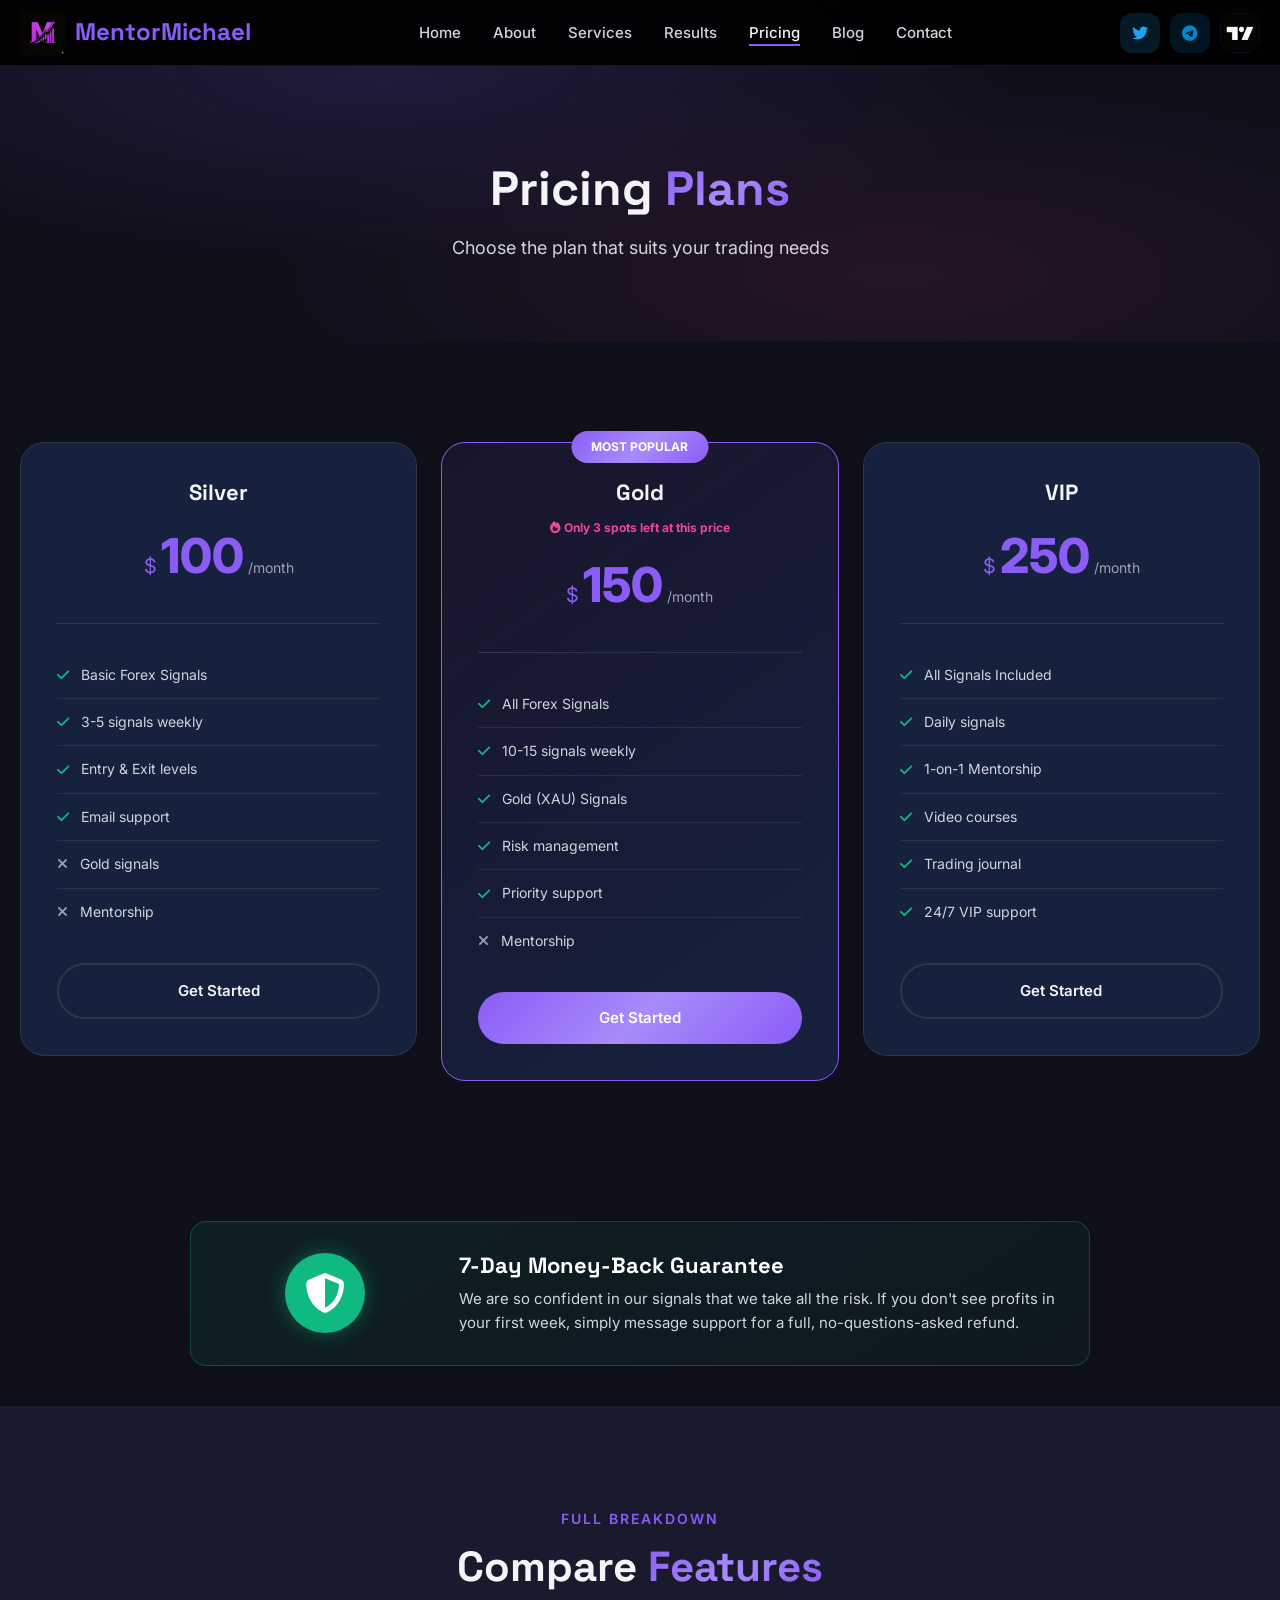
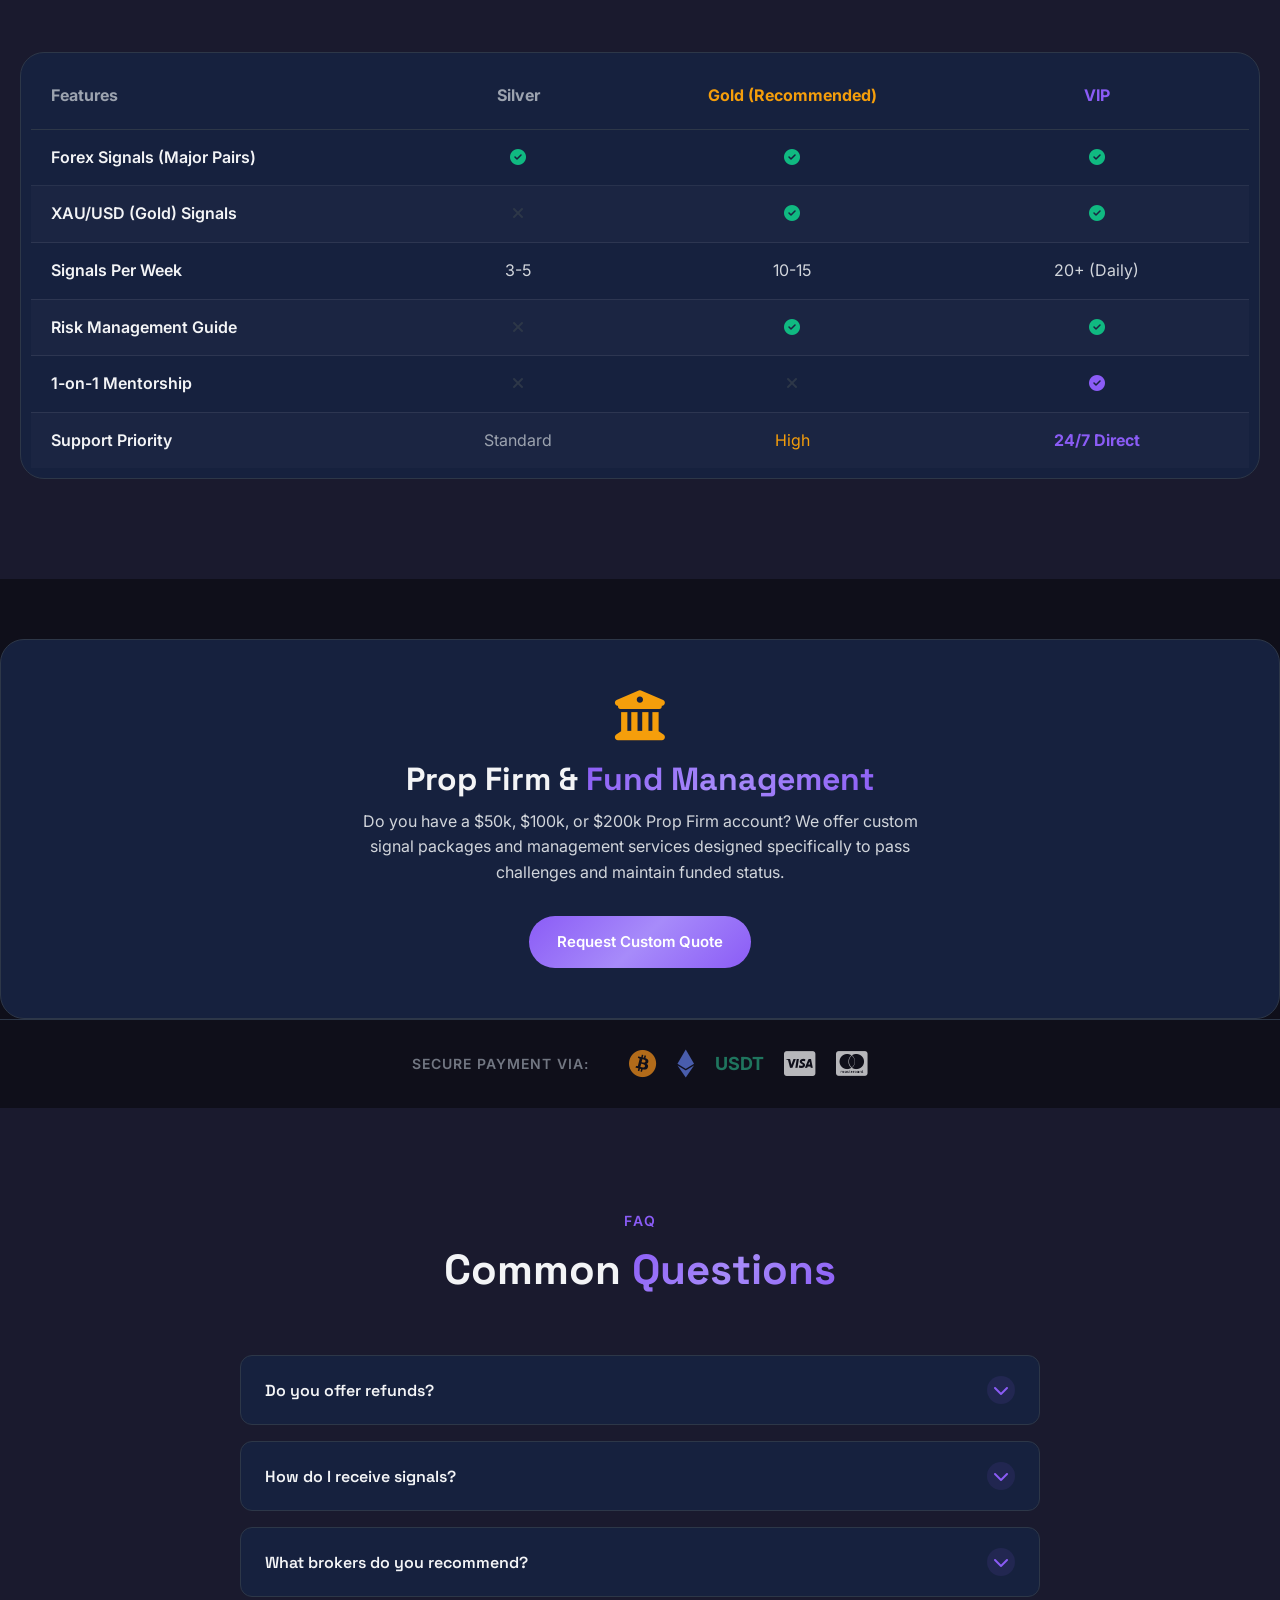
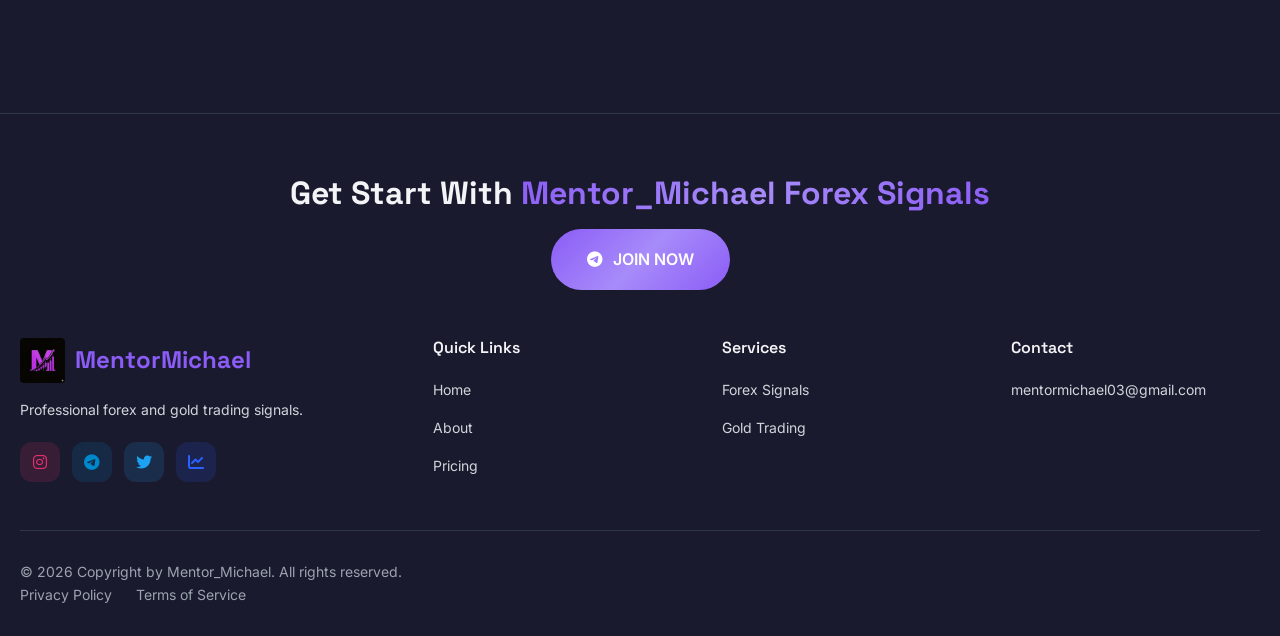
<file: pricing.html>
<!DOCTYPE html>
<html lang="en">
    <head>
        <meta charset="UTF-8">
        <meta name="viewport" content="width=device-width, initial-scale=1.0">
        <title>Signal Plans & Pricing | Mentor Michael</title>

<link rel="canonical" href="https://mentormichaelfx.com/pricing.html">
<meta name="keywords" content="forex signals price, cheap gold signals, vip signal subscription, trading mentorship cost, bitcoin signals monthly plan, forex signals free trial, money back guarantee trading">
        <meta name="description" content="Choose your signal plan. Affordable Silver, Gold, and VIP subscriptions starting at $49/month with a 7-day money-back guarantee.">
        <link
            href="https://fonts.googleapis.com/css2?family=Inter:wght@300;400;500;600;700;800&family=Space+Grotesk:wght@400;500;600;700&display=swap"
            rel="stylesheet">
            <link rel="icon" type="image/png" href="logoserver.jpeg">
        <link rel="stylesheet"
            href="https://cdnjs.cloudflare.com/ajax/libs/font-awesome/6.4.0/css/all.min.css">
        <link rel="stylesheet" href="styles.css">
    </head>
    <body>

        <!-- <div class="preloader" id="preloader"><div class="loader"></div><div
                class="preloader-text">Mentor_Michael</div></div> -->
        <button class="scroll-top" id="scrollTop"><i
                class="fas fa-arrow-up"></i></button>

        <nav class="navbar" id="navbar">
            <div class="container">
                     <a href="index.html" class="logo">
    <img src="logo.jpeg" alt="Mentor Michael Logo" class="nav-logo-img">
    <span>Mentor<span>Michael</span></span>
</a>
                <ul class="nav-menu" id="navMenu">
                    <li><a href="index.html" class="nav-link">Home</a></li>
                    <li><a href="about.html" class="nav-link">About</a></li>
                    <li><a href="services.html"
                            class="nav-link">Services</a></li>
                    <li><a href="results.html" class="nav-link">Results</a></li>
                    <li><a href="pricing.html"
                            class="nav-link active">Pricing</a></li>
                            <li><a href="blog.html" class="nav-link">Blog</a></li>
                    <li><a href="contact.html" class="nav-link">Contact</a></li>
                </ul>
                <div class="nav-actions">
                    <a href="https://twitter.com/Michaeltrader03"
                        target="_blank" class="social-btn twitter"><i
                            class="fab fa-twitter"></i></a>
                    
                    <a href="https://t.me/+z7y8oqqYs9ZhNjBk" target="_blank"
                        class="social-btn telegram"><i
                            class="fab fa-telegram-plane"></i></a>
                    <a href="https://www.tradingview.com/u/Mentor_Michael03/"
                        target="_blank" class="social-btn tradingview"><i ><img src="trd_view.jpeg" alt=""></i></a>
                </div>
                <button class="hamburger"
                    id="hamburger"><span></span><span></span><span></span></button>
            </div>
        </nav>

        <section class="page-header">
            <div class="container">
                <h1>Pricing <span class="gradient-text">Plans</span></h1>
                <p>Choose the plan that suits your trading needs</p>
            </div>
        </section>

        <section class="pricing section-padding">
            <div class="container">
                <div class="pricing-grid">
                    <div class="pricing-card fade-in">
                        <div class="pricing-header">
                            <h3 class="pricing-title">Silver</h3>
                            <div class="pricing-price">
                                <span class="pricing-currency">$</span>
                                <span class="pricing-amount">100</span>
                                <span class="pricing-period">/month</span>
                            </div>
                        </div>
                        <ul class="pricing-features">
                            <li><i class="fas fa-check"></i> Basic Forex
                                Signals</li>
                            <li><i class="fas fa-check"></i> 3-5 signals
                                weekly</li>
                            <li><i class="fas fa-check"></i> Entry & Exit
                                levels</li>
                            <li><i class="fas fa-check"></i> Email support</li>
                            <li><i class="fas fa-times"></i> Gold signals</li>
                            <li><i class="fas fa-times"></i> Mentorship</li>
                        </ul>
                        <a href="https://t.me/+z7y8oqqYs9ZhNjBk" target="_blank"
                            class="btn btn-secondary pricing-btn">Get
                            Started</a>
                    </div>

                    <div class="pricing-card featured fade-in">
                        <div class="pricing-badge">Most Popular</div>
                        <div class="pricing-header">
                            <h3 class="pricing-title">Gold</h3>
                            <div style="font-size: 12px; color: var(--accent-secondary); font-weight: bold; margin-bottom: 10px; animation: pulse 2s infinite;">
    <i class="fas fa-fire"></i> Only 3 spots left at this price
</div>
                            <div class="pricing-price">
                                <span class="pricing-currency">$</span>
                                <span class="pricing-amount">150</span>
                                <span class="pricing-period">/month</span>
                            </div>
                        </div>
                        <ul class="pricing-features">
                            <li><i class="fas fa-check"></i> All Forex
                                Signals</li>
                            <li><i class="fas fa-check"></i> 10-15 signals
                                weekly</li>
                            <li><i class="fas fa-check"></i> Gold (XAU)
                                Signals</li>
                            <li><i class="fas fa-check"></i> Risk
                                management</li>
                            <li><i class="fas fa-check"></i> Priority
                                support</li>
                            <li><i class="fas fa-times"></i> Mentorship</li>
                        </ul>
                        <a href="https://t.me/+z7y8oqqYs9ZhNjBk" target="_blank"
                            class="btn btn-primary pricing-btn">Get Started</a>
                    </div>

                    <div class="pricing-card fade-in">
                        <div class="pricing-header">
                            <h3 class="pricing-title">VIP</h3>
                            <div class="pricing-price">
                                <span class="pricing-currency">$</span>
                                <span class="pricing-amount">250</span>
                                <span class="pricing-period">/month</span>
                            </div>
                        </div>
                        <ul class="pricing-features">
                            <li><i class="fas fa-check"></i> All Signals
                                Included</li>
                            <li><i class="fas fa-check"></i> Daily signals</li>
                            <li><i class="fas fa-check"></i> 1-on-1
                                Mentorship</li>
                            <li><i class="fas fa-check"></i> Video courses</li>
                            <li><i class="fas fa-check"></i> Trading
                                journal</li>
                            <li><i class="fas fa-check"></i> 24/7 VIP
                                support</li>
                        </ul>
                        <a href="https://t.me/+z7y8oqqYs9ZhNjBk" target="_blank"
                            class="btn btn-secondary pricing-btn">Get
                            Started</a>
                    </div>
                </div>
            </div>
        </section>


<section class="guarantee-section" style="padding: 40px 0; background: var(--bg-primary);">
    <div class="container">
        <div class="guarantee-card fade-in" style="background: linear-gradient(145deg, rgba(16, 185, 129, 0.1) 0%, rgba(16, 185, 129, 0.05) 100%); border: 1px solid rgba(16, 185, 129, 0.3); border-radius: var(--radius-lg); padding: 30px; display: flex; align-items: center; justify-content: center; gap: 30px; max-width: 900px; margin: 0 auto; flex-wrap: wrap; text-align: center;">
            <div style="width: 80px; height: 80px; background: #10b981; border-radius: 50%; display: flex; align-items: center; justify-content: center; flex-shrink: 0; box-shadow: 0 0 20px rgba(16, 185, 129, 0.4); margin: 0 auto;">
                <i class="fas fa-shield-alt" style="font-size: 40px; color: white;"></i>
            </div>
            <div style="text-align: left; max-width: 600px;">
                <h3 style="font-size: 22px; font-weight: 700; color: white; margin-bottom: 8px;">7-Day Money-Back Guarantee</h3>
                <p style="color: var(--text-secondary); font-size: 15px; line-height: 1.6;">We are so confident in our signals that we take all the risk. If you don't see profits in your first week, simply message support for a full, no-questions-asked refund.</p>
            </div>
        </div>
    </div>
</section>





<section class="comparison-section section-padding" style="background: var(--bg-secondary);">
    <div class="container">
        <div class="section-header">
            <span class="section-tag">Full Breakdown</span>
            <h2 class="section-title">Compare <span class="gradient-text">Features</span></h2>
        </div>

        <div class="table-responsive fade-in" style="overflow-x: auto; background: var(--bg-card); border-radius: var(--radius-xl); border: 1px solid var(--border-color); padding: 10px;">
            <table class="comparison-table" style="width: 100%; border-collapse: collapse; min-width: 700px;">
                <thead>
                    <tr>
                        <th style="padding: 20px; text-align: left; border-bottom: 1px solid var(--border-color); color: var(--text-muted); width: 30%;">Features</th>
                        <th style="padding: 20px; text-align: center; border-bottom: 1px solid var(--border-color); width: 20%;"><span style="color: #9ca3af; font-weight: 700;">Silver</span></th>
                        <th style="padding: 20px; text-align: center; border-bottom: 1px solid var(--border-color); width: 25%;"><span style="color: var(--accent-amber); font-weight: 700;">Gold (Recommended)</span></th>
                        <th style="padding: 20px; text-align: center; border-bottom: 1px solid var(--border-color); width: 25%;"><span style="color: var(--accent-primary); font-weight: 700;">VIP</span></th>
                    </tr>
                </thead>
                <tbody>
                    <tr>
                        <td style="padding: 15px 20px; border-bottom: 1px solid var(--border-subtle); font-weight: 600;">Forex Signals (Major Pairs)</td>
                        <td style="text-align: center; border-bottom: 1px solid var(--border-subtle);"><i class="fas fa-check-circle" style="color: var(--accent-green);"></i></td>
                        <td style="text-align: center; border-bottom: 1px solid var(--border-subtle);"><i class="fas fa-check-circle" style="color: var(--accent-green);"></i></td>
                        <td style="text-align: center; border-bottom: 1px solid var(--border-subtle);"><i class="fas fa-check-circle" style="color: var(--accent-green);"></i></td>
                    </tr>
                    <tr>
                        <td style="padding: 15px 20px; border-bottom: 1px solid var(--border-subtle); font-weight: 600;">XAU/USD (Gold) Signals</td>
                        <td style="text-align: center; border-bottom: 1px solid var(--border-subtle);"><i class="fas fa-times" style="color: var(--border-color);"></i></td>
                        <td style="text-align: center; border-bottom: 1px solid var(--border-subtle);"><i class="fas fa-check-circle" style="color: var(--accent-green);"></i></td>
                        <td style="text-align: center; border-bottom: 1px solid var(--border-subtle);"><i class="fas fa-check-circle" style="color: var(--accent-green);"></i></td>
                    </tr>
                    <tr>
                        <td style="padding: 15px 20px; border-bottom: 1px solid var(--border-subtle); font-weight: 600;">Signals Per Week</td>
                        <td style="text-align: center; border-bottom: 1px solid var(--border-subtle); color: var(--text-secondary);">3-5</td>
                        <td style="text-align: center; border-bottom: 1px solid var(--border-subtle); color: var(--text-secondary);">10-15</td>
                        <td style="text-align: center; border-bottom: 1px solid var(--border-subtle); color: var(--text-secondary);">20+ (Daily)</td>
                    </tr>
                    
                    <tr>
                        <td style="padding: 15px 20px; border-bottom: 1px solid var(--border-subtle); font-weight: 600;">Risk Management Guide</td>
                        <td style="text-align: center; border-bottom: 1px solid var(--border-subtle);"><i class="fas fa-times" style="color: var(--border-color);"></i></td>
                        <td style="text-align: center; border-bottom: 1px solid var(--border-subtle);"><i class="fas fa-check-circle" style="color: var(--accent-green);"></i></td>
                        <td style="text-align: center; border-bottom: 1px solid var(--border-subtle);"><i class="fas fa-check-circle" style="color: var(--accent-green);"></i></td>
                    </tr>
                    <tr>
                        <td style="padding: 15px 20px; border-bottom: 1px solid var(--border-subtle); font-weight: 600;">1-on-1 Mentorship</td>
                        <td style="text-align: center; border-bottom: 1px solid var(--border-subtle);"><i class="fas fa-times" style="color: var(--border-color);"></i></td>
                        <td style="text-align: center; border-bottom: 1px solid var(--border-subtle);"><i class="fas fa-times" style="color: var(--border-color);"></i></td>
                        <td style="text-align: center; border-bottom: 1px solid var(--border-subtle);"><i class="fas fa-check-circle" style="color: var(--accent-primary);"></i></td>
                    </tr>
                    <tr>
                        <td style="padding: 15px 20px; font-weight: 600;">Support Priority</td>
                        <td style="text-align: center; color: var(--text-muted);">Standard</td>
                        <td style="text-align: center; color: var(--accent-amber);">High</td>
                        <td style="text-align: center; color: var(--accent-primary); font-weight: 700;">24/7 Direct</td>
                    </tr>
                </tbody>
            </table>
        </div>
    </div>
</section>

<div style="margin-top: 60px; text-align: center; background: var(--bg-card); padding: 50px; border-radius: var(--radius-xl); border: 1px solid var(--border-color);">
    <i class="fas fa-university" style="font-size: 50px; color: var(--accent-amber); margin-bottom: 20px;"></i>
    <h2 style="font-size: 32px; margin-bottom: 10px;">Prop Firm & <span class="gradient-text">Fund Management</span></h2>
    <p style="color: var(--text-secondary); max-width: 600px; margin: 0 auto 30px;">Do you have a $50k, $100k, or $200k Prop Firm account? We offer custom signal packages and management services designed specifically to pass challenges and maintain funded status.</p>
    <a href="contact.html" class="btn btn-primary">Request Custom Quote</a>
</div>



<section class="payment-section" style="padding: 30px 0; border-top: 1px solid var(--border-color); background: var(--bg-primary);">
    <div class="container">
        <div style="display: flex; justify-content: center; align-items: center; gap: 40px; flex-wrap: wrap; opacity: 0.7;">
            <span style="font-size: 14px; font-weight: 600; color: var(--text-muted); text-transform: uppercase; letter-spacing: 1px;">Secure Payment via:</span>
            <div style="display: flex; gap: 20px; align-items: center;">
                <i class="fab fa-bitcoin" style="font-size: 28px; color: #f7931a;"></i>
                <i class="fab fa-ethereum" style="font-size: 28px; color: #627eea;"></i>
                <div style="font-weight: 700; font-size: 18px; color: #26a17b;">USDT</div>
                <i class="fab fa-cc-visa" style="font-size: 28px; color: white;"></i>
                <i class="fab fa-cc-mastercard" style="font-size: 28px; color: white;"></i>
            </div>
        </div>
    </div>
</section>



        <section class="faq section-padding">
            <div class="container">
                <div class="section-header">
                    <span class="section-tag">FAQ</span>
                    <h2 class="section-title">Common <span
                            class="gradient-text">Questions</span></h2>
                </div>
                <div class="faq-container">
                    <div class="faq-item">
                        <div class="faq-question"><h4>Do you offer
                                refunds?</h4><div class="faq-icon"><i
                                    class="fas fa-chevron-down"></i></div></div>
                        <div class="faq-answer"><div
                                class="faq-answer-content"><p>Yes! We offer a
                                    7-day money-back guarantee. If you're not
                                    satisfied, contact us for a full
                                    refund.</p></div></div>
                    </div>
                    <div class="faq-item">
                        <div class="faq-question"><h4>How do I receive
                                signals?</h4><div class="faq-icon"><i
                                    class="fas fa-chevron-down"></i></div></div>
                        <div class="faq-answer"><div
                                class="faq-answer-content"><p>All signals are
                                    delivered via our private Telegram channel
                                    in real-time.</p></div></div>
                    </div>
                    <div class="faq-item">
                        <div class="faq-question"><h4>What brokers do you
                                recommend?</h4><div class="faq-icon"><i
                                    class="fas fa-chevron-down"></i></div></div>
                        <div class="faq-answer"><div
                                class="faq-answer-content"><p>We recommend IC
                                    Markets, XM, and Exness for best trading
                                    conditions.</p></div></div>
                    </div>
                </div>
            </div>
        </section>

        <footer class="footer">
            <div class="container">
                <div class="footer-cta">
                    <h3>Get Start With <span class="gradient-text">Mentor_Michael Forex
                            Signals</span></h3>
                    <a href="https://t.me/+z7y8oqqYs9ZhNjBk" target="_blank"
                        class="btn btn-primary btn-lg"><i
                            class="fab fa-telegram-plane"></i> JOIN NOW</a>
                </div>
                <div class="footer-content">
                    <div class="footer-brand">
                       <a href="index.html" class="logo">
    <img src="logo.jpeg" alt="Mentor Michael Logo" class="nav-logo-img">
    <span>Mentor<span>Michael</span></span>
</a>
                        <p>Professional forex and gold trading signals.</p>
                        <div class="footer-social">
                            <a href="https://www.instagram.com/mentor_michael03" target="_blank"
                                class="social-btn instagram"><i
                                    class="fab fa-instagram"></i></a>
                            <a href="https://t.me/+z7y8oqqYs9ZhNjBk"
                                target="_blank" class="social-btn telegram"><i
                                    class="fab fa-telegram-plane"></i></a>
                            <a href="https://twitter.com/Michaeltrader03"
                        target="_blank" class="social-btn twitter"
                        title="Twitter">
                        <i class="fab fa-twitter"></i>
                    </a>
                            <a
                                href="https://www.tradingview.com/u/Mentor_Michael03/"
                                target="_blank"
                                class="social-btn tradingview"><i
                                    class="fas fa-chart-line"></i></a>
                        </div>
                    </div>
                    <div class="footer-links"><h4>Quick Links</h4><ul><li><a
                                    href="index.html">Home</a></li><li><a
                                    href="about.html">About</a></li><li><a
                                    href="pricing.html">Pricing</a></li></ul></div>
                    <div class="footer-links"><h4>Services</h4><ul><li><a
                                    href="services.html">Forex
                                    Signals</a></li><li><a
                                    href="services.html">Gold
                                    Trading</a></li></ul></div>
                    <div class="footer-links"><h4>Contact</h4><ul><li><a
                                    href="mailto:mentormichael03@gmail.com">mentormichael03@gmail.com</a></li></ul></div>
                </div>
                <div class="footer-bottom">
                    <p>&copy; <span class="year">2026</span> Copyright by
                        Mentor_Michael. All rights reserved.</p>
                </div>
                <div class="footer-bottom-links">
    <a href="privacy.html">Privacy Policy</a>
    <a href="terms.html">Terms of Service</a>
</div>
            </div>
        </footer>

        <script src="scripts.js"></script>
    </body>
</html>
</file>
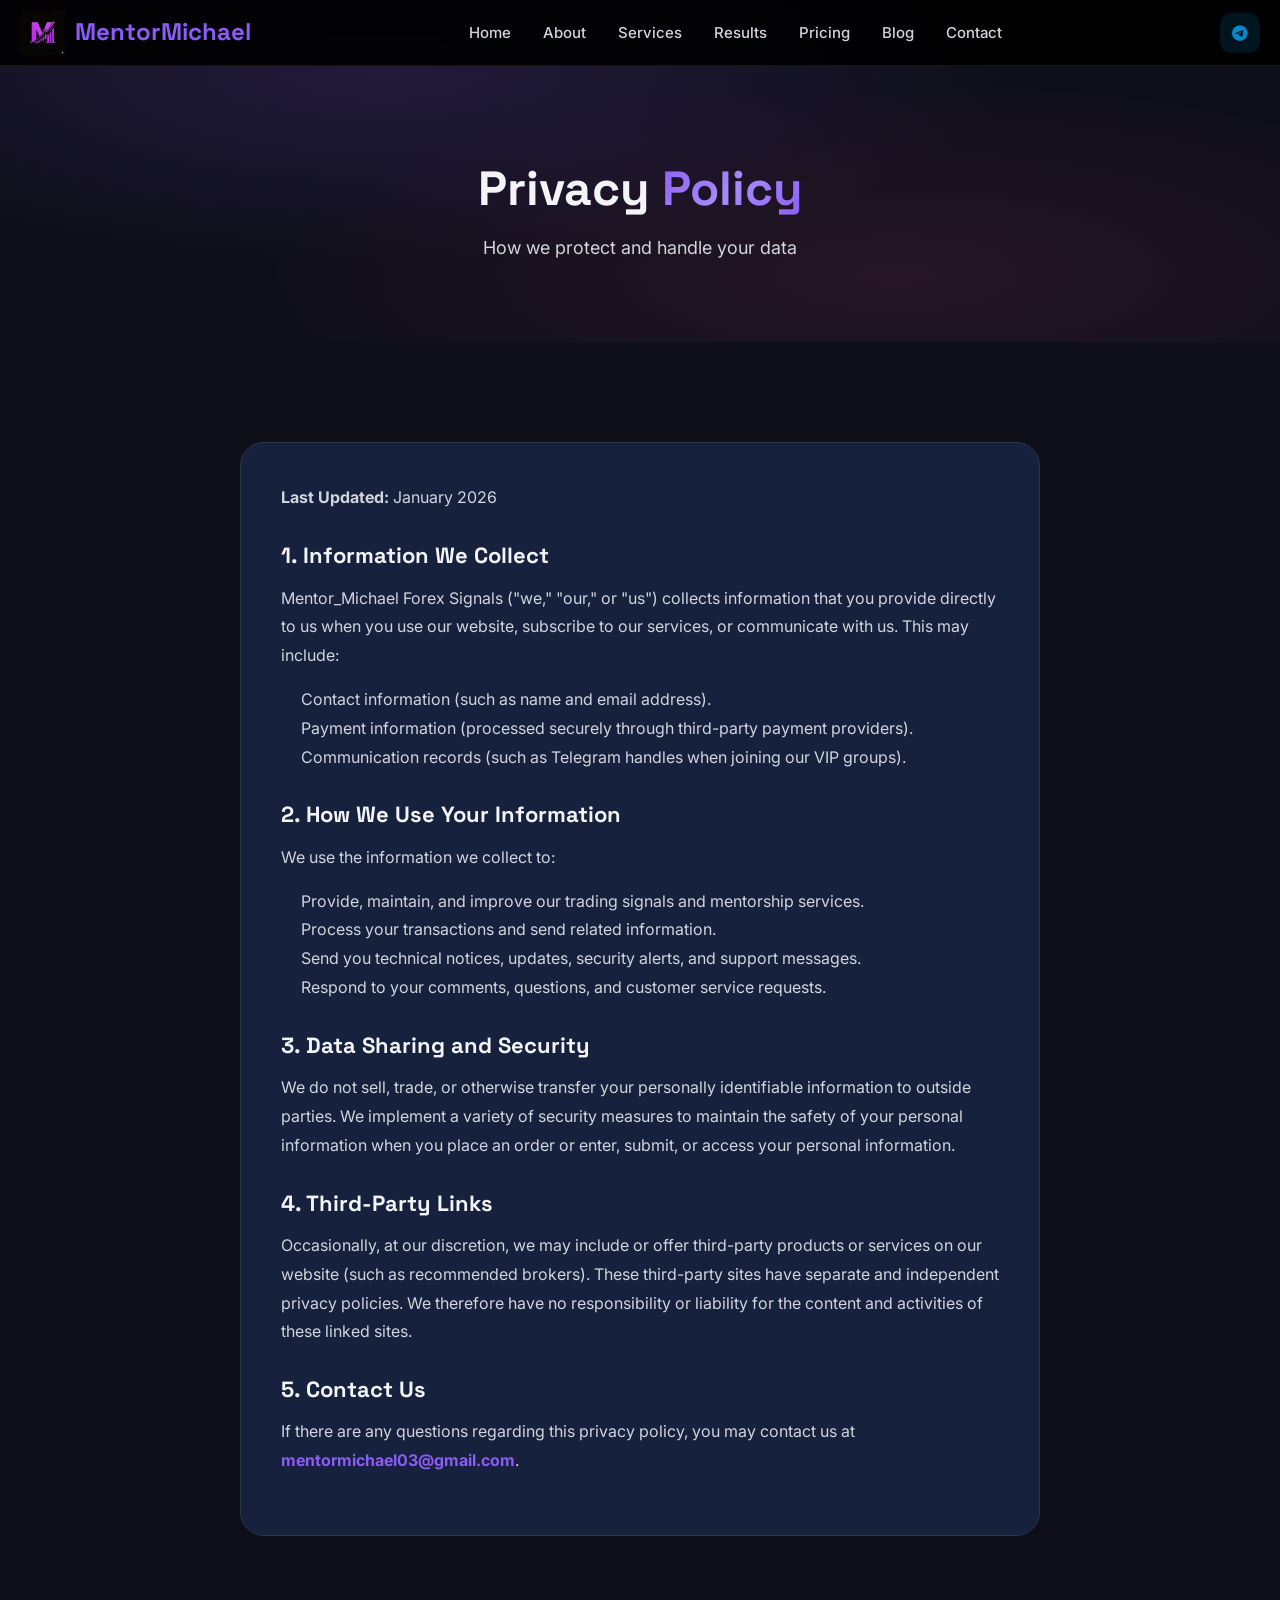
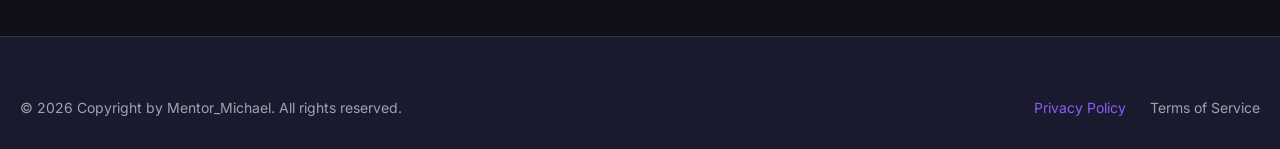
<file: privacy.html>
<!DOCTYPE html>
<html lang="en">
<head>
    <meta charset="UTF-8">
    <meta name="viewport" content="width=device-width, initial-scale=1.0">
    <title>Privacy Policy - Mentor Michael</title>
<meta name="description" content="Our commitment to protecting your personal data and trading information.">
<meta name="keywords" content="privacy policy, data protection, mentor michael privacy, trading data security">
    <link href="https://fonts.googleapis.com/css2?family=Inter:wght@300;400;500;600;700;800&family=Space+Grotesk:wght@400;500;600;700&display=swap" rel="stylesheet">
    <link rel="stylesheet" href="https://cdnjs.cloudflare.com/ajax/libs/font-awesome/6.4.0/css/all.min.css">
    <link rel="icon" type="image/png" href="logoserver.jpeg">
    <link rel="stylesheet" href="styles.css">
</head>
<body>

    <!-- <div class="preloader" id="preloader"><div class="loader"></div><div class="preloader-text">Mentor_Michael</div></div> -->
    
    <button class="scroll-top" id="scrollTop"><i class="fas fa-arrow-up"></i></button>

    <nav class="navbar" id="navbar">
        <div class="container">
                 <a href="index.html" class="logo">
    <img src="logo.jpeg" alt="Mentor Michael Logo" class="nav-logo-img">
    <span>Mentor<span>Michael</span></span>
</a>
            <ul class="nav-menu" id="navMenu">
                <li><a href="index.html" class="nav-link">Home</a></li>
                <li><a href="about.html" class="nav-link">About</a></li>
                <li><a href="services.html" class="nav-link">Services</a></li>
                <li><a href="results.html" class="nav-link">Results</a></li>
                <li><a href="pricing.html" class="nav-link">Pricing</a></li>
                <li><a href="blog.html" class="nav-link">Blog</a></li>
                <li><a href="contact.html" class="nav-link">Contact</a></li>
            </ul>
            <div class="nav-actions">
                <a href="https://t.me/+z7y8oqqYs9ZhNjBk" target="_blank" class="social-btn telegram"><i class="fab fa-telegram-plane"></i></a>
            </div>
            <button class="hamburger" id="hamburger"><span></span><span></span><span></span></button>
        </div>
    </nav>

    <section class="page-header">
        <div class="container">
            <h1>Privacy <span class="gradient-text">Policy</span></h1>
            <p>How we protect and handle your data</p>
        </div>
    </section>

    <section class="legal-section section-padding" style="background: var(--bg-primary);">
        <div class="container" style="max-width: 800px; margin: 0 auto; background: var(--bg-card); padding: 40px; border-radius: var(--radius-xl); border: 1px solid var(--border-color);">
            
            <div style="color: var(--text-secondary); line-height: 1.8;">
                <p style="margin-bottom: 20px;"><strong>Last Updated:</strong> January 2026</p>
                
                <h3 style="color: var(--text-primary); margin: 30px 0 15px; font-size: 22px;">1. Information We Collect</h3>
                <p style="margin-bottom: 15px;">Mentor_Michael Forex Signals ("we," "our," or "us") collects information that you provide directly to us when you use our website, subscribe to our services, or communicate with us. This may include:</p>
                <ul style="margin-bottom: 20px; padding-left: 20px;">
                    <li>Contact information (such as name and email address).</li>
                    <li>Payment information (processed securely through third-party payment providers).</li>
                    <li>Communication records (such as Telegram handles when joining our VIP groups).</li>
                </ul>

                <h3 style="color: var(--text-primary); margin: 30px 0 15px; font-size: 22px;">2. How We Use Your Information</h3>
                <p style="margin-bottom: 15px;">We use the information we collect to:</p>
                <ul style="margin-bottom: 20px; padding-left: 20px;">
                    <li>Provide, maintain, and improve our trading signals and mentorship services.</li>
                    <li>Process your transactions and send related information.</li>
                    <li>Send you technical notices, updates, security alerts, and support messages.</li>
                    <li>Respond to your comments, questions, and customer service requests.</li>
                </ul>

                <h3 style="color: var(--text-primary); margin: 30px 0 15px; font-size: 22px;">3. Data Sharing and Security</h3>
                <p style="margin-bottom: 20px;">We do not sell, trade, or otherwise transfer your personally identifiable information to outside parties. We implement a variety of security measures to maintain the safety of your personal information when you place an order or enter, submit, or access your personal information.</p>

                <h3 style="color: var(--text-primary); margin: 30px 0 15px; font-size: 22px;">4. Third-Party Links</h3>
                <p style="margin-bottom: 20px;">Occasionally, at our discretion, we may include or offer third-party products or services on our website (such as recommended brokers). These third-party sites have separate and independent privacy policies. We therefore have no responsibility or liability for the content and activities of these linked sites.</p>

                <h3 style="color: var(--text-primary); margin: 30px 0 15px; font-size: 22px;">5. Contact Us</h3>
                <p style="margin-bottom: 20px;">If there are any questions regarding this privacy policy, you may contact us at <strong href="mailto:mentormichael03@gmail.com" style="color: var(--accent-primary); font-weight: bold;">mentormichael03@gmail.com</strong>.</p>
            </div>
        </div>
    </section>

    <footer class="footer">
        <div class="container">
            <div class="footer-bottom" style="border-top: none; padding-top: 0;">
                <p>&copy; <span class="year">2026</span> Copyright by Mentor_Michael. All rights reserved.</p>
                <div class="footer-bottom-links">
                    <a href="privacy.html" style="color: var(--accent-primary);">Privacy Policy</a>
                    <a href="terms.html">Terms of Service</a>
                </div>
            </div>
        </div>
    </footer>

    <script src="scripts.js"></script>
</body>
</html>
</file>
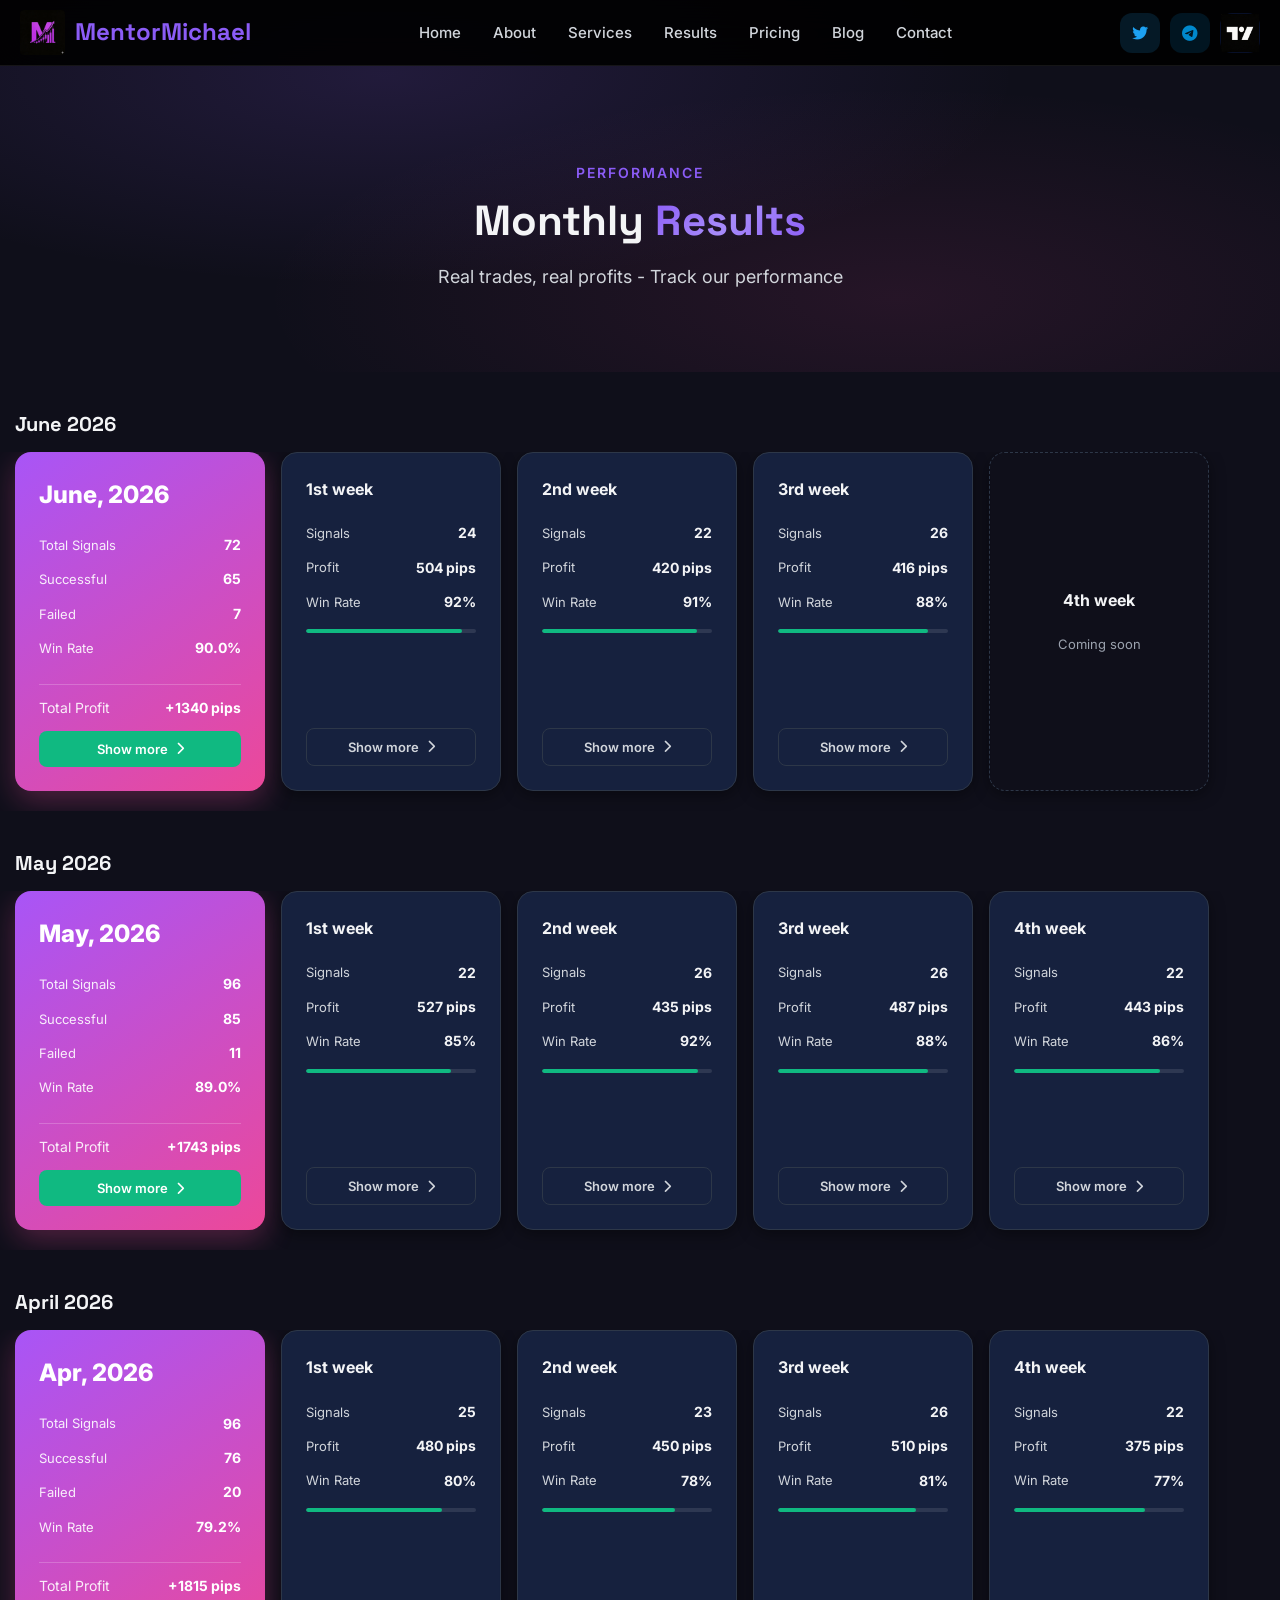
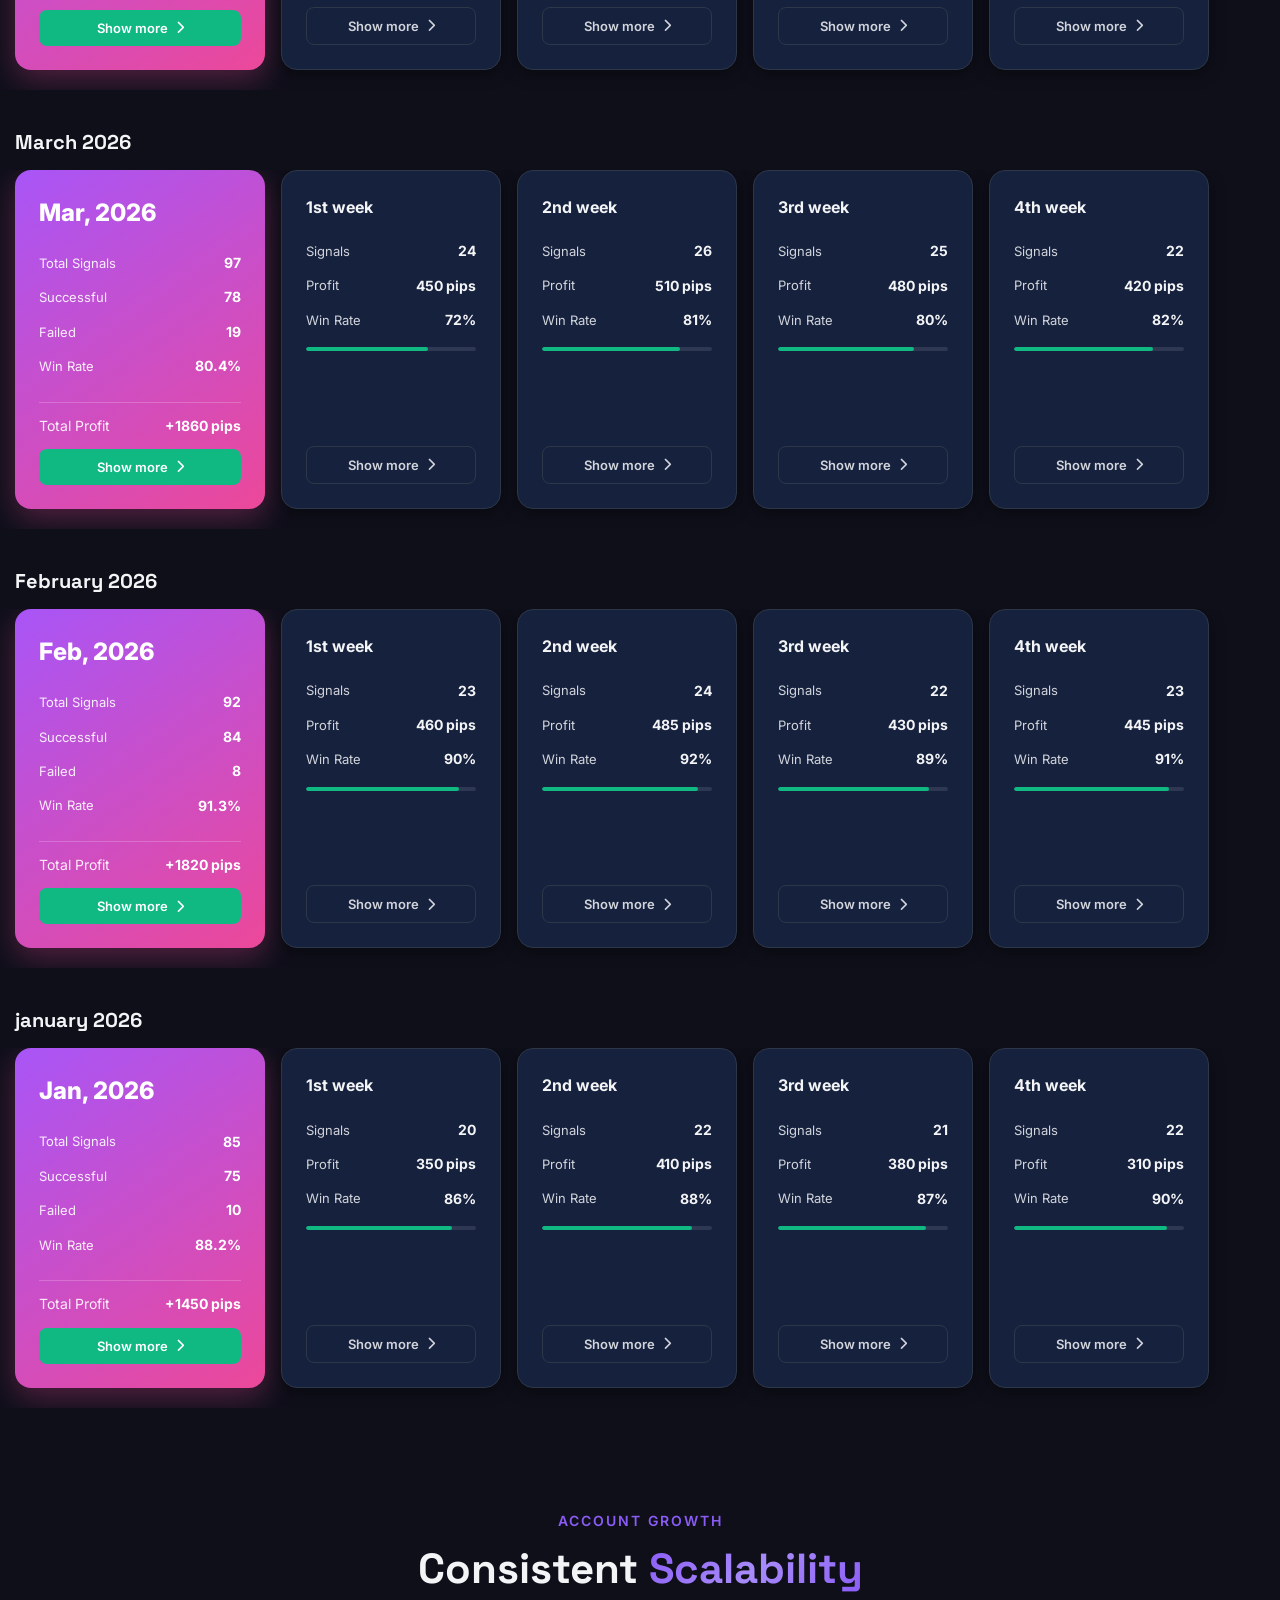
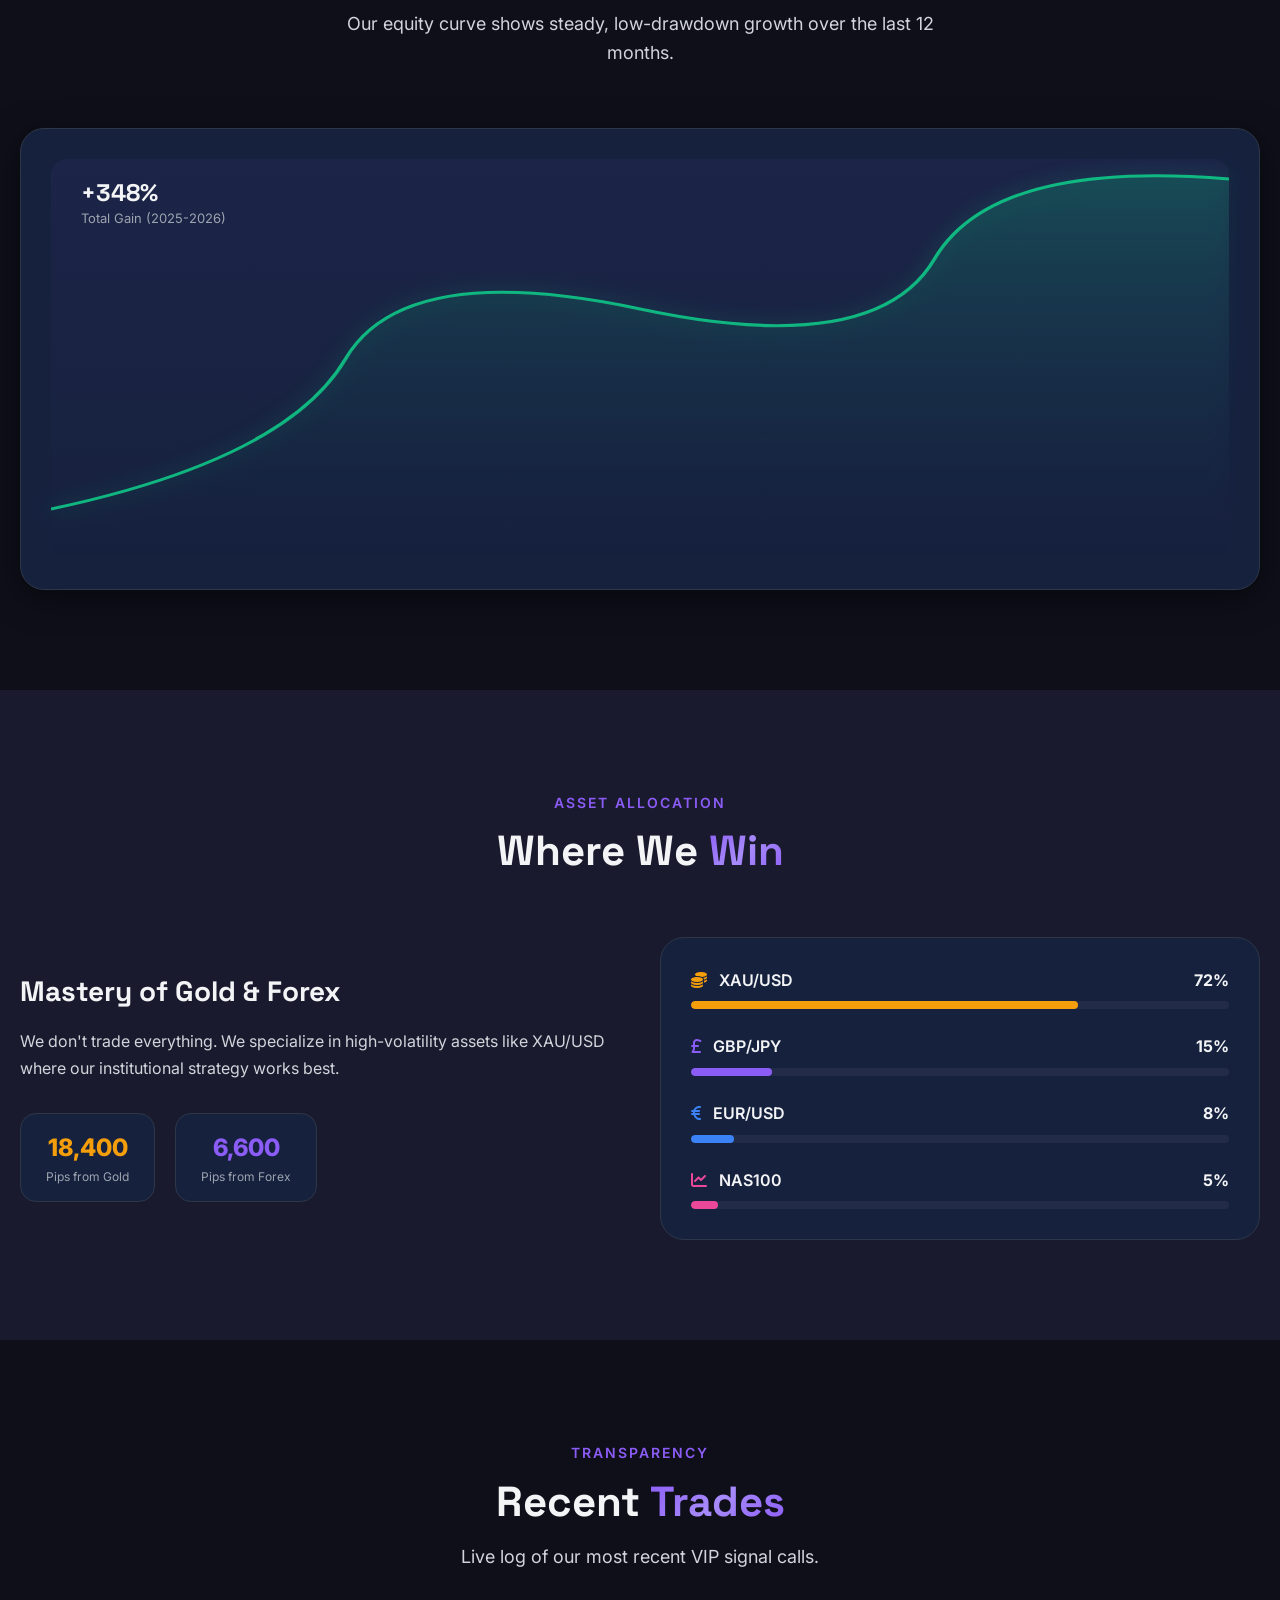
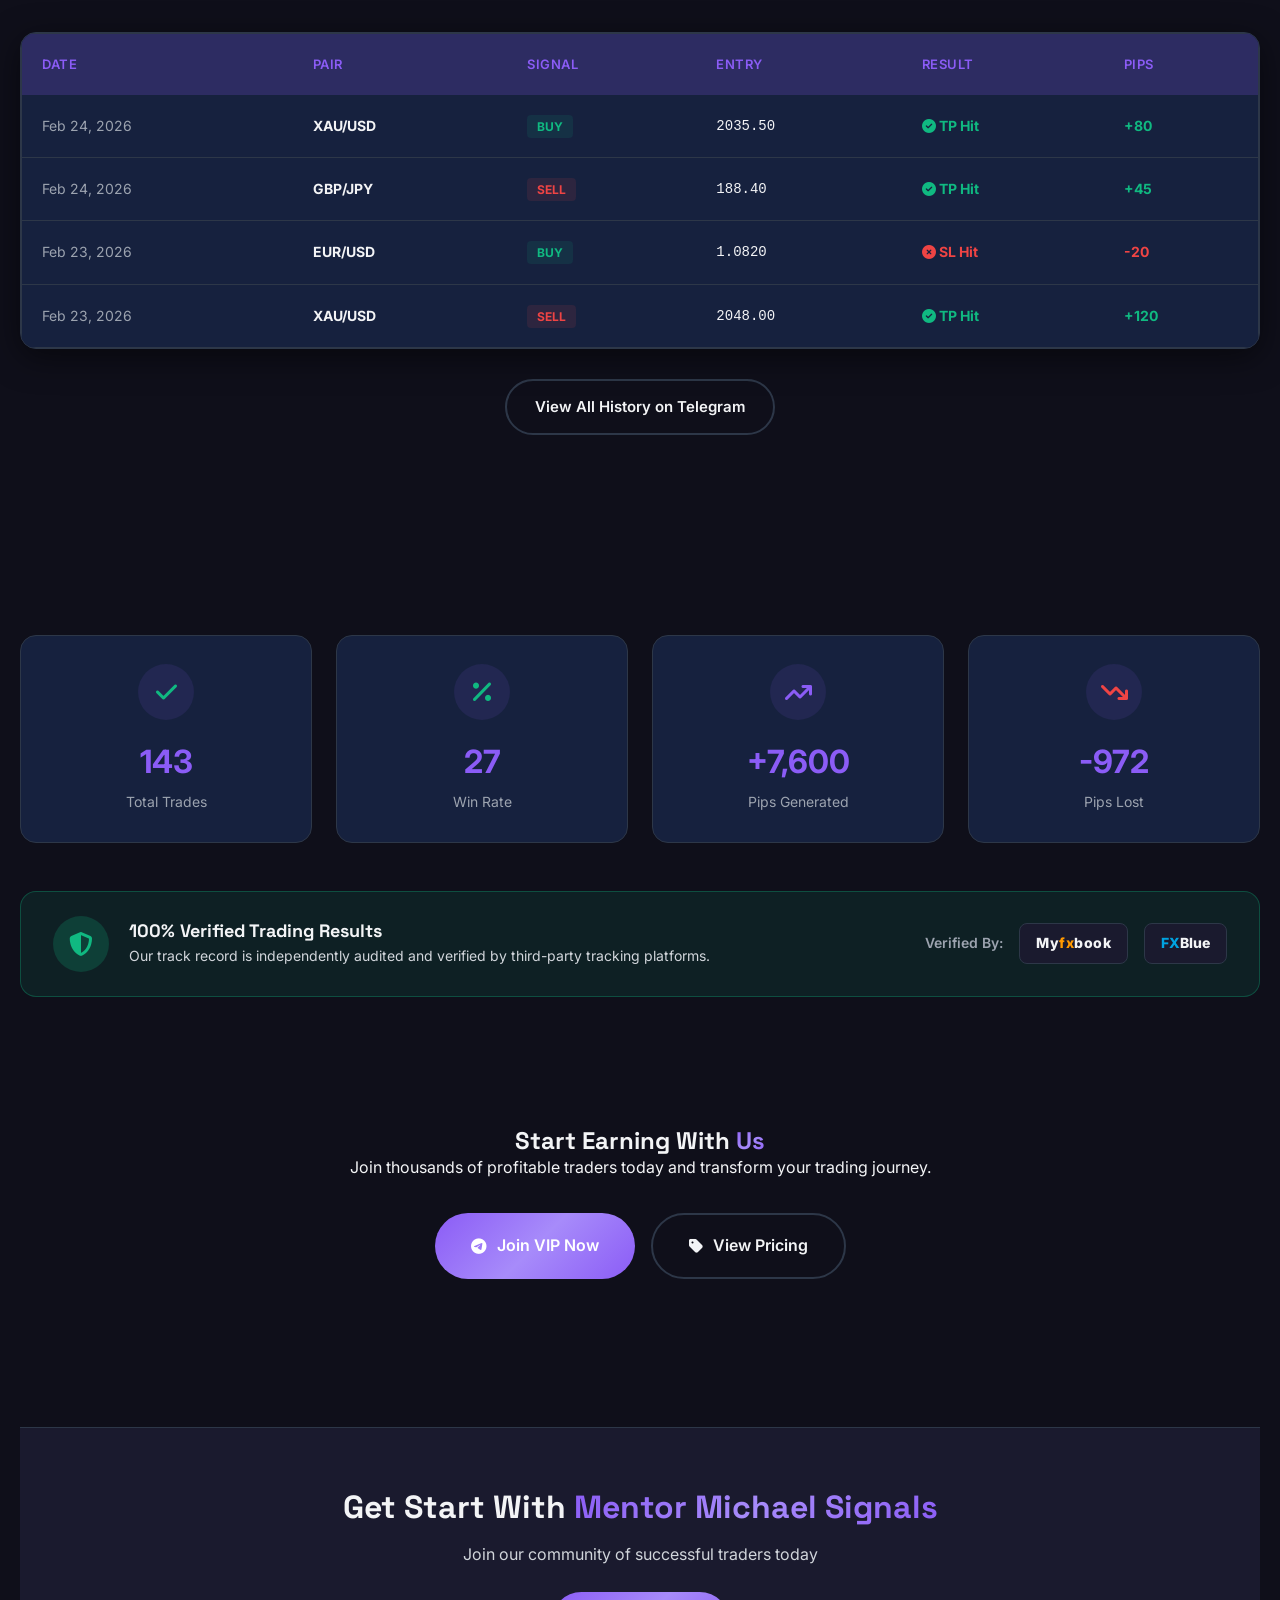
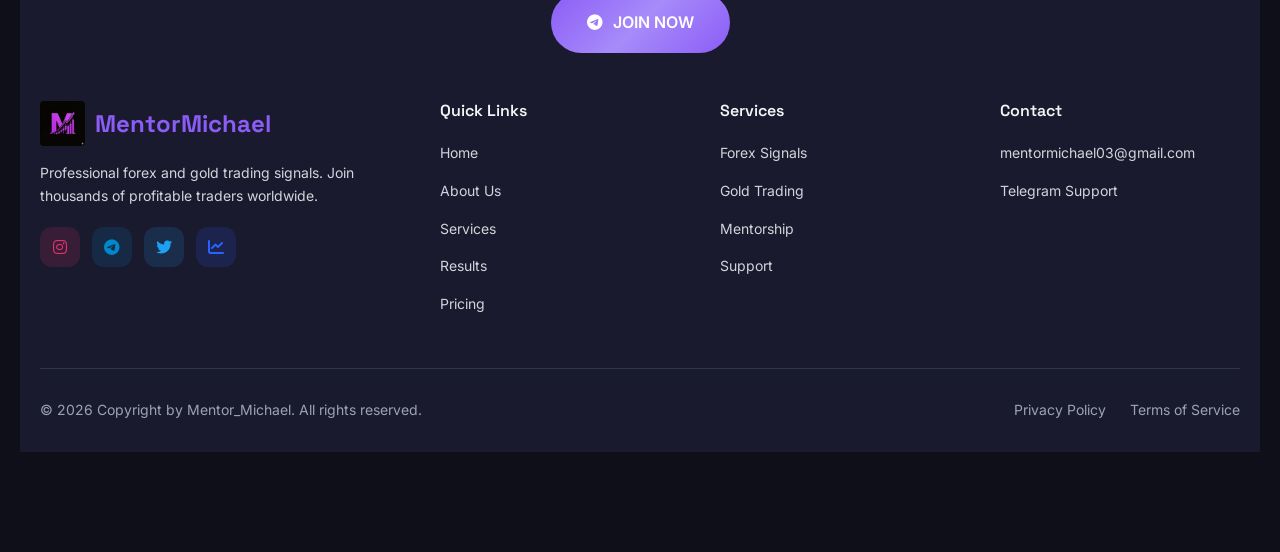
<file: results.html>
<!DOCTYPE html>
<html lang="en">
    <head> <meta charset="UTF-8"> <meta name="viewport"
            content="width=device-width, initial-scale=1.0"> 
            <title>Verified Trading Results & Performance | Mentor Michael</title>

<link rel="canonical" href="https://mentormichaelfx.com/results.html">
<meta name="keywords" content="forex trading results, verified signal results, gold trading pips, myfxbook verified, trading performance 2026, xauusd win rate, bitcoin trading profits, mentor michael reviews">
            <meta name="description" content="View our verified monthly trading results. Transparent performance reports for XAU/USD and currency pairs with over 25,000 pips generated.">
             <link
            href="https://fonts.googleapis.com/css2?family=Inter:wght@300;400;500;600;700;800&family=Space+Grotesk:wght@400;500;600;700&display=swap"
            rel="stylesheet"> <link rel="stylesheet"
            href="https://cdnjs.cloudflare.com/ajax/libs/font-awesome/6.4.0/css/all.min.css">
            <link rel="icon" type="image/png" href="logoserver.jpeg">
        <link rel="stylesheet" href="styles.css"> </head> <body>

        <!-- <div class="preloader" id="preloader">
            <div class="loader"></div>
            <div class="preloader-text">Mentor_Michael</div>
        </div> -->

        <!-- Scroll to Top -->
        <button class="scroll-top" id="scrollTop">
            <i class="fas fa-arrow-up"></i>
        </button>

        <!-- Navigation -->
        <nav class="navbar" id="navbar">
            <div class="container">
                     <a href="index.html" class="logo">
    <img src="logo.jpeg" alt="Mentor Michael Logo" class="nav-logo-img">
    <span>Mentor<span>Michael</span></span>
</a>

                <ul class="nav-menu" id="navMenu">
                    <li><a href="index.html" class="nav-link">Home</a></li>
                    <li><a href="about.html" class="nav-link">About</a></li>
                    <li><a href="services.html"
                            class="nav-link">Services</a></li>
                    <li><a href="results.html"
                            class="nav-link active">Results</a></li>
                    <li><a href="pricing.html" class="nav-link">Pricing</a></li>
                    <li><a href="blog.html" class="nav-link">Blog</a></li>
                    <li><a href="contact.html" class="nav-link">Contact</a></li>
                </ul>

                <div class="nav-actions">
                    <a href="https://twitter.com/Michaeltrader03"
                        target="_blank" class="social-btn twitter"
                        title="Twitter">
                        <i class="fab fa-twitter"></i>
                    </a>
                    <!-- <a href="https://wa.me/yourphonenumber" target="_blank"
                        class="social-btn whatsapp" title="WhatsApp">
                        <i class="fab fa-whatsapp"></i>
                    </a> -->
                    <a href="https://t.me/+z7y8oqqYs9ZhNjBk" target="_blank"
                        class="social-btn telegram" title="Telegram">
                        <i class="fab fa-telegram-plane"></i>
                    </a>
                    <a href="https://www.tradingview.com/u/Mentor_Michael03/"
                        target="_blank" class="social-btn tradingview"
                        title="TradingView">
                        <i ><img src="trd_view.jpeg" alt=""></i>
                    </a>
                </div>

                <button class="hamburger" id="hamburger">
                    <span></span>
                    <span></span>
                    <span></span>
                </button>
            </div>
        </nav>

        <!-- Page Header -->
        <section class="page-header">
            <div class="container">
                 <span class="section-tag">Performance</span>
                    <h2 class="section-title">Monthly <span
                            class="gradient-text">Results</span></h2>
                            <!-- <h1>Trading <span class="gradient-text">Results</span></h1> -->
                <p>Real trades, real profits - Track our performance</p>
                
            </div> 
        </section>

<!-- monthly-slider-container -->

<div class="detailed-performance-container" style="margin-top: 40px;">
                    
                    <div class="performance-month-row fade-in">
                        <h3 class="month-title">June 2026</h3>
                        <div class="performance-cards-wrapper">
                            <div class="perf-card summary-card">
                                <div class="perf-header">June, 2026</div>
                                <div class="perf-stat"><span>Total Signals</span> <strong>72</strong></div>
                                <div class="perf-stat"><span>Successful</span> <strong class="text-success">65</strong></div>
                                <div class="perf-stat"><span>Failed</span> <strong class="text-danger">7</strong></div>
                                <div class="perf-stat"><span>Win Rate</span> <strong>90.0%</strong></div>
                                <div class="perf-stat total-profit"><span>Total Profit</span> <strong class="text-success">+1340 pips</strong></div>
                                <button class="btn btn-primary perf-btn">Show more <i class="fas fa-chevron-right"></i></button>
                            </div>
                            
                            <div class="perf-card weekly-card">
                                <div class="perf-header">1st week</div>
                                <div class="perf-stat"><span>Signals</span> <strong>24</strong></div>
                                <div class="perf-stat"><span>Profit</span> <strong>504 pips</strong></div>
                                <div class="perf-stat"><span>Win Rate</span> <strong>92%</strong></div>
                                <div class="progress-bar"><div class="progress-fill" style="width: 92%;"></div></div>
                                <button class="btn btn-secondary perf-btn">Show more <i class="fas fa-chevron-right"></i></button>
                            </div>
                            <div class="perf-card weekly-card">
                                <div class="perf-header">2nd week</div>
                                <div class="perf-stat"><span>Signals</span> <strong>22</strong></div>
                                <div class="perf-stat"><span>Profit</span> <strong>420 pips</strong></div>
                                <div class="perf-stat"><span>Win Rate</span> <strong>91%</strong></div>
                                <div class="progress-bar"><div class="progress-fill" style="width: 91%;"></div></div>
                                <button class="btn btn-secondary perf-btn">Show more <i class="fas fa-chevron-right"></i></button>
                            </div>
                            <div class="perf-card weekly-card">
                                <div class="perf-header">3rd week</div>
                                <div class="perf-stat"><span>Signals</span> <strong>26</strong></div>
                                <div class="perf-stat"><span>Profit</span> <strong>416 pips</strong></div>
                                <div class="perf-stat"><span>Win Rate</span> <strong>88%</strong></div>
                                <div class="progress-bar"><div class="progress-fill" style="width: 88%;"></div></div>
                                <button class="btn btn-secondary perf-btn">Show more <i class="fas fa-chevron-right"></i></button>
                            </div>
                            <div class="perf-card weekly-card empty">
                                <div class="perf-header">4th week</div>
                                <div class="coming-soon">Coming soon</div>
                            </div>
                        </div>
                    </div>

                    <div class="performance-month-row fade-in">
                        <h3 class="month-title">May 2026</h3>
                        <div class="performance-cards-wrapper">
                            <div class="perf-card summary-card">
                                <div class="perf-header">May, 2026</div>
                                <div class="perf-stat"><span>Total Signals</span> <strong>96</strong></div>
                                <div class="perf-stat"><span>Successful</span> <strong class="text-success">85</strong></div>
                                <div class="perf-stat"><span>Failed</span> <strong class="text-danger">11</strong></div>
                                <div class="perf-stat"><span>Win Rate</span> <strong>89.0%</strong></div>
                                <div class="perf-stat total-profit"><span>Total Profit</span> <strong class="text-success">+1743 pips</strong></div>
                                <button class="btn btn-primary perf-btn">Show more <i class="fas fa-chevron-right"></i></button>
                            </div>
                            <div class="perf-card weekly-card">
                                <div class="perf-header">1st week</div>
                                <div class="perf-stat"><span>Signals</span> <strong>22</strong></div>
                                <div class="perf-stat"><span>Profit</span> <strong>527 pips</strong></div>
                                <div class="perf-stat"><span>Win Rate</span> <strong>85%</strong></div>
                                <div class="progress-bar"><div class="progress-fill" style="width: 85%;"></div></div>
                                <button class="btn btn-secondary perf-btn">Show more <i class="fas fa-chevron-right"></i></button>
                            </div>
                            <div class="perf-card weekly-card">
                                <div class="perf-header">2nd week</div>
                                <div class="perf-stat"><span>Signals</span> <strong>26</strong></div>
                                <div class="perf-stat"><span>Profit</span> <strong>435 pips</strong></div>
                                <div class="perf-stat"><span>Win Rate</span> <strong>92%</strong></div>
                                <div class="progress-bar"><div class="progress-fill" style="width: 92%;"></div></div>
                                <button class="btn btn-secondary perf-btn">Show more <i class="fas fa-chevron-right"></i></button>
                            </div>
                            <div class="perf-card weekly-card">
                                <div class="perf-header">3rd week</div>
                                <div class="perf-stat"><span>Signals</span> <strong>26</strong></div>
                                <div class="perf-stat"><span>Profit</span> <strong>487 pips</strong></div>
                                <div class="perf-stat"><span>Win Rate</span> <strong>88%</strong></div>
                                <div class="progress-bar"><div class="progress-fill" style="width: 88%;"></div></div>
                                <button class="btn btn-secondary perf-btn">Show more <i class="fas fa-chevron-right"></i></button>
                            </div>
                            <div class="perf-card weekly-card">
                                <div class="perf-header">4th week</div>
                                <div class="perf-stat"><span>Signals</span> <strong>22</strong></div>
                                <div class="perf-stat"><span>Profit</span> <strong>443 pips</strong></div>
                                <div class="perf-stat"><span>Win Rate</span> <strong>86%</strong></div>
                                <div class="progress-bar"><div class="progress-fill" style="width: 86%;"></div></div>
                                <button class="btn btn-secondary perf-btn">Show more <i class="fas fa-chevron-right"></i></button>
                            </div>
                        </div>
                    </div>

                    <div class="performance-month-row fade-in">
                        <h3 class="month-title">April 2026</h3>
                        <div class="performance-cards-wrapper">
                            <div class="perf-card summary-card">
                                <div class="perf-header">Apr, 2026</div>
                                <div class="perf-stat"><span>Total Signals</span> <strong>96</strong></div>
                                <div class="perf-stat"><span>Successful</span> <strong class="text-success">76</strong></div>
                                <div class="perf-stat"><span>Failed</span> <strong class="text-danger">20</strong></div>
                                <div class="perf-stat"><span>Win Rate</span> <strong>79.2%</strong></div>
                                <div class="perf-stat total-profit"><span>Total Profit</span> <strong class="text-success">+1815 pips</strong></div>
                                <button class="btn btn-primary perf-btn">Show more <i class="fas fa-chevron-right"></i></button>
                            </div>
                            <div class="perf-card weekly-card">
                                <div class="perf-header">1st week</div>
                                <div class="perf-stat"><span>Signals</span> <strong>25</strong></div>
                                <div class="perf-stat"><span>Profit</span> <strong>480 pips</strong></div>
                                <div class="perf-stat"><span>Win Rate</span> <strong>80%</strong></div>
                                <div class="progress-bar"><div class="progress-fill" style="width: 80%;"></div></div>
                                <button class="btn btn-secondary perf-btn">Show more <i class="fas fa-chevron-right"></i></button>
                            </div>
                            <div class="perf-card weekly-card">
                                <div class="perf-header">2nd week</div>
                                <div class="perf-stat"><span>Signals</span> <strong>23</strong></div>
                                <div class="perf-stat"><span>Profit</span> <strong>450 pips</strong></div>
                                <div class="perf-stat"><span>Win Rate</span> <strong>78%</strong></div>
                                <div class="progress-bar"><div class="progress-fill" style="width: 78%;"></div></div>
                                <button class="btn btn-secondary perf-btn">Show more <i class="fas fa-chevron-right"></i></button>
                            </div>
                            <div class="perf-card weekly-card">
                                <div class="perf-header">3rd week</div>
                                <div class="perf-stat"><span>Signals</span> <strong>26</strong></div>
                                <div class="perf-stat"><span>Profit</span> <strong>510 pips</strong></div>
                                <div class="perf-stat"><span>Win Rate</span> <strong>81%</strong></div>
                                <div class="progress-bar"><div class="progress-fill" style="width: 81%;"></div></div>
                                <button class="btn btn-secondary perf-btn">Show more <i class="fas fa-chevron-right"></i></button>
                            </div>
                            <div class="perf-card weekly-card">
                                <div class="perf-header">4th week</div>
                                <div class="perf-stat"><span>Signals</span> <strong>22</strong></div>
                                <div class="perf-stat"><span>Profit</span> <strong>375 pips</strong></div>
                                <div class="perf-stat"><span>Win Rate</span> <strong>77%</strong></div>
                                <div class="progress-bar"><div class="progress-fill" style="width: 77%;"></div></div>
                                <button class="btn btn-secondary perf-btn">Show more <i class="fas fa-chevron-right"></i></button>
                            </div>
                        </div>
                    </div>

                    <div class="performance-month-row fade-in">
                        <h3 class="month-title">March 2026</h3>
                        <div class="performance-cards-wrapper">
                            <div class="perf-card summary-card">
                                <div class="perf-header">Mar, 2026</div>
                                <div class="perf-stat"><span>Total Signals</span> <strong>97</strong></div>
                                <div class="perf-stat"><span>Successful</span> <strong class="text-success">78</strong></div>
                                <div class="perf-stat"><span>Failed</span> <strong class="text-danger">19</strong></div>
                                <div class="perf-stat"><span>Win Rate</span> <strong>80.4%</strong></div>
                                <div class="perf-stat total-profit"><span>Total Profit</span> <strong class="text-success">+1860 pips</strong></div>
                                <button class="btn btn-primary perf-btn">Show more <i class="fas fa-chevron-right"></i></button>
                            </div>
                            <div class="perf-card weekly-card">
                                <div class="perf-header">1st week</div>
                                <div class="perf-stat"><span>Signals</span> <strong>24</strong></div>
                                <div class="perf-stat"><span>Profit</span> <strong>450 pips</strong></div>
                                <div class="perf-stat"><span>Win Rate</span> <strong>72%</strong></div>
                                <div class="progress-bar"><div class="progress-fill" style="width: 72%;"></div></div>
                                <button class="btn btn-secondary perf-btn">Show more <i class="fas fa-chevron-right"></i></button>
                            </div>
                            <div class="perf-card weekly-card">
                                <div class="perf-header">2nd week</div>
                                <div class="perf-stat"><span>Signals</span> <strong>26</strong></div>
                                <div class="perf-stat"><span>Profit</span> <strong>510 pips</strong></div>
                                <div class="perf-stat"><span>Win Rate</span> <strong>81%</strong></div>
                                <div class="progress-bar"><div class="progress-fill" style="width: 81%;"></div></div>
                                <button class="btn btn-secondary perf-btn">Show more <i class="fas fa-chevron-right"></i></button>
                            </div>
                            <div class="perf-card weekly-card">
                                <div class="perf-header">3rd week</div>
                                <div class="perf-stat"><span>Signals</span> <strong>25</strong></div>
                                <div class="perf-stat"><span>Profit</span> <strong>480 pips</strong></div>
                                <div class="perf-stat"><span>Win Rate</span> <strong>80%</strong></div>
                                <div class="progress-bar"><div class="progress-fill" style="width: 80%;"></div></div>
                                <button class="btn btn-secondary perf-btn">Show more <i class="fas fa-chevron-right"></i></button>
                            </div>
                            <div class="perf-card weekly-card">
                                <div class="perf-header">4th week</div>
                                <div class="perf-stat"><span>Signals</span> <strong>22</strong></div>
                                <div class="perf-stat"><span>Profit</span> <strong>420 pips</strong></div>
                                <div class="perf-stat"><span>Win Rate</span> <strong>82%</strong></div>
                                <div class="progress-bar"><div class="progress-fill" style="width: 82%;"></div></div>
                                <button class="btn btn-secondary perf-btn">Show more <i class="fas fa-chevron-right"></i></button>
                            </div>
                        </div>
                    </div>

                    <div class="performance-month-row fade-in">
                        <h3 class="month-title">February 2026</h3>
                        <div class="performance-cards-wrapper">
                            <div class="perf-card summary-card">
                                <div class="perf-header">Feb, 2026</div>
                                <div class="perf-stat"><span>Total Signals</span> <strong>92</strong></div>
                                <div class="perf-stat"><span>Successful</span> <strong class="text-success">84</strong></div>
                                <div class="perf-stat"><span>Failed</span> <strong class="text-danger">8</strong></div>
                                <div class="perf-stat"><span>Win Rate</span> <strong>91.3%</strong></div>
                                <div class="perf-stat total-profit"><span>Total Profit</span> <strong class="text-success">+1820 pips</strong></div>
                                <button class="btn btn-primary perf-btn">Show more <i class="fas fa-chevron-right"></i></button>
                            </div>
                            <div class="perf-card weekly-card">
                                <div class="perf-header">1st week</div>
                                <div class="perf-stat"><span>Signals</span> <strong>23</strong></div>
                                <div class="perf-stat"><span>Profit</span> <strong>460 pips</strong></div>
                                <div class="perf-stat"><span>Win Rate</span> <strong>90%</strong></div>
                                <div class="progress-bar"><div class="progress-fill" style="width: 90%;"></div></div>
                                <button class="btn btn-secondary perf-btn">Show more <i class="fas fa-chevron-right"></i></button>
                            </div>
                            <div class="perf-card weekly-card">
                                <div class="perf-header">2nd week</div>
                                <div class="perf-stat"><span>Signals</span> <strong>24</strong></div>
                                <div class="perf-stat"><span>Profit</span> <strong>485 pips</strong></div>
                                <div class="perf-stat"><span>Win Rate</span> <strong>92%</strong></div>
                                <div class="progress-bar"><div class="progress-fill" style="width: 92%;"></div></div>
                                <button class="btn btn-secondary perf-btn">Show more <i class="fas fa-chevron-right"></i></button>
                            </div>
                            <div class="perf-card weekly-card">
                                <div class="perf-header">3rd week</div>
                                <div class="perf-stat"><span>Signals</span> <strong>22</strong></div>
                                <div class="perf-stat"><span>Profit</span> <strong>430 pips</strong></div>
                                <div class="perf-stat"><span>Win Rate</span> <strong>89%</strong></div>
                                <div class="progress-bar"><div class="progress-fill" style="width: 89%;"></div></div>
                                <button class="btn btn-secondary perf-btn">Show more <i class="fas fa-chevron-right"></i></button>
                            </div>
                            <div class="perf-card weekly-card">
                                <div class="perf-header">4th week</div>
                                <div class="perf-stat"><span>Signals</span> <strong>23</strong></div>
                                <div class="perf-stat"><span>Profit</span> <strong>445 pips</strong></div>
                                <div class="perf-stat"><span>Win Rate</span> <strong>91%</strong></div>
                                <div class="progress-bar"><div class="progress-fill" style="width: 91%;"></div></div>
                                <button class="btn btn-secondary perf-btn">Show more <i class="fas fa-chevron-right"></i></button>
                            </div>
                        </div>
                    </div>

                    <div class="performance-month-row fade-in">
                        <h3 class="month-title">january 2026</h3>
                        <div class="performance-cards-wrapper">
                            <div class="perf-card summary-card">
                                <div class="perf-header">Jan, 2026</div>
                                <div class="perf-stat"><span>Total Signals</span> <strong>85</strong></div>
                                <div class="perf-stat"><span>Successful</span> <strong class="text-success">75</strong></div>
                                <div class="perf-stat"><span>Failed</span> <strong class="text-danger">10</strong></div>
                                <div class="perf-stat"><span>Win Rate</span> <strong>88.2%</strong></div>
                                <div class="perf-stat total-profit"><span>Total Profit</span> <strong class="text-success">+1450 pips</strong></div>
                                <button class="btn btn-primary perf-btn">Show more <i class="fas fa-chevron-right"></i></button>
                            </div>
                            <div class="perf-card weekly-card">
                                <div class="perf-header">1st week</div>
                                <div class="perf-stat"><span>Signals</span> <strong>20</strong></div>
                                <div class="perf-stat"><span>Profit</span> <strong>350 pips</strong></div>
                                <div class="perf-stat"><span>Win Rate</span> <strong>86%</strong></div>
                                <div class="progress-bar"><div class="progress-fill" style="width: 86%;"></div></div>
                                <button class="btn btn-secondary perf-btn">Show more <i class="fas fa-chevron-right"></i></button>
                            </div>
                            <div class="perf-card weekly-card">
                                <div class="perf-header">2nd week</div>
                                <div class="perf-stat"><span>Signals</span> <strong>22</strong></div>
                                <div class="perf-stat"><span>Profit</span> <strong>410 pips</strong></div>
                                <div class="perf-stat"><span>Win Rate</span> <strong>88%</strong></div>
                                <div class="progress-bar"><div class="progress-fill" style="width: 88%;"></div></div>
                                <button class="btn btn-secondary perf-btn">Show more <i class="fas fa-chevron-right"></i></button>
                            </div>
                            <div class="perf-card weekly-card">
                                <div class="perf-header">3rd week</div>
                                <div class="perf-stat"><span>Signals</span> <strong>21</strong></div>
                                <div class="perf-stat"><span>Profit</span> <strong>380 pips</strong></div>
                                <div class="perf-stat"><span>Win Rate</span> <strong>87%</strong></div>
                                <div class="progress-bar"><div class="progress-fill" style="width: 87%;"></div></div>
                                <button class="btn btn-secondary perf-btn">Show more <i class="fas fa-chevron-right"></i></button>
                            </div>
                            <div class="perf-card weekly-card">
                                <div class="perf-header">4th week</div>
                                <div class="perf-stat"><span>Signals</span> <strong>22</strong></div>
                                <div class="perf-stat"><span>Profit</span> <strong>310 pips</strong></div>
                                <div class="perf-stat"><span>Win Rate</span> <strong>90%</strong></div>
                                <div class="progress-bar"><div class="progress-fill" style="width: 90%;"></div></div>
                                <button class="btn btn-secondary perf-btn">Show more <i class="fas fa-chevron-right"></i></button>
                            </div>
                        </div>
                    </div>

                </div>

     
<section class="growth-section section-padding" style="background: var(--bg-primary);">
    <div class="container">
        <div class="section-header">
            <span class="section-tag">Account Growth</span>
            <h2 class="section-title">Consistent <span class="gradient-text">Scalability</span></h2>
            <p class="section-desc">Our equity curve shows steady, low-drawdown growth over the last 12 months.</p>
        </div>

        <div class="growth-card fade-in" style="background: var(--bg-card); border: 1px solid var(--border-color); border-radius: var(--radius-xl); padding: 30px; position: relative; overflow: hidden; box-shadow: var(--shadow-lg);">
            <div style="width: 100%; height: 400px; background: linear-gradient(180deg, rgba(139, 92, 246, 0.05) 0%, transparent 100%); border-radius: var(--radius-lg); display: flex; align-items: flex-end; position: relative;">
                
                <svg viewBox="0 0 1000 400" preserveAspectRatio="none" style="width: 100%; height: 100%; filter: drop-shadow(0 0 10px rgba(16, 185, 129, 0.4));">
                    <path d="M0,350 Q200,300 250,200 T500,150 T750,100 T1000,20" fill="none" stroke="var(--accent-green)" stroke-width="3"/>
                    <path d="M0,350 Q200,300 250,200 T500,150 T750,100 T1000,20 V400 H0 Z" fill="url(#gradient)" opacity="0.2"/>
                    <defs>
                        <linearGradient id="gradient" x1="0%" y1="0%" x2="0%" y2="100%">
                            <stop offset="0%" style="stop-color:var(--accent-green);stop-opacity:1" />
                            <stop offset="100%" style="stop-color:var(--bg-card);stop-opacity:0" />
                        </linearGradient>
                    </defs>
                </svg>

                <div style="position: absolute; top: 20px; left: 30px;">
                    <h3 style="font-size: 24px; font-weight: 700;">+348%</h3>
                    <p style="font-size: 13px; color: var(--text-muted);">Total Gain (2025-2026)</p>
                </div>
            </div>
        </div>
    </div>
</section>

<section class="breakdown-section section-padding" style="background: var(--bg-secondary);">
    <div class="container">
        <div class="section-header">
            <span class="section-tag">Asset Allocation</span>
            <h2 class="section-title">Where We <span class="gradient-text">Win</span></h2>
        </div>

        <div class="breakdown-grid" style="display: grid; grid-template-columns: repeat(2, 1fr); gap: 40px; align-items: center;">
            
            <div class="fade-in">
                <h3 style="font-size: 28px; margin-bottom: 20px;">Mastery of Gold & Forex</h3>
                <p style="color: var(--text-secondary); margin-bottom: 30px; line-height: 1.7;">We don't trade everything. We specialize in high-volatility assets like XAU/USD where our institutional strategy works best.</p>
                
                <div style="display: flex; gap: 20px;">
                    <div style="background: var(--bg-card); padding: 15px 25px; border-radius: var(--radius-lg); border: 1px solid var(--border-color); text-align: center;">
                        <div style="font-size: 24px; font-weight: 800; color: var(--accent-amber);">18,400</div>
                        <div style="font-size: 12px; color: var(--text-muted);">Pips from Gold</div>
                    </div>
                    <div style="background: var(--bg-card); padding: 15px 25px; border-radius: var(--radius-lg); border: 1px solid var(--border-color); text-align: center;">
                        <div style="font-size: 24px; font-weight: 800; color: var(--accent-primary);">6,600</div>
                        <div style="font-size: 12px; color: var(--text-muted);">Pips from Forex</div>
                    </div>
                </div>
            </div>

            <div class="fade-in" style="background: var(--bg-card); padding: 30px; border-radius: var(--radius-xl); border: 1px solid var(--border-color);">
                
                <div style="margin-bottom: 25px;">
                    <div style="display: flex; justify-content: space-between; margin-bottom: 8px;">
                        <span style="font-weight: 600;"><i class="fas fa-coins" style="color: var(--accent-amber); margin-right: 8px;"></i> XAU/USD</span>
                        <span style="font-weight: 700;">72%</span>
                    </div>
                    <div style="height: 8px; background: rgba(255,255,255,0.05); border-radius: 4px; overflow: hidden;">
                        <div style="height: 100%; width: 72%; background: var(--accent-amber); border-radius: 4px;"></div>
                    </div>
                </div>

                <div style="margin-bottom: 25px;">
                    <div style="display: flex; justify-content: space-between; margin-bottom: 8px;">
                        <span style="font-weight: 600;"><i class="fas fa-pound-sign" style="color: var(--accent-primary); margin-right: 8px;"></i> GBP/JPY</span>
                        <span style="font-weight: 700;">15%</span>
                    </div>
                    <div style="height: 8px; background: rgba(255,255,255,0.05); border-radius: 4px; overflow: hidden;">
                        <div style="height: 100%; width: 15%; background: var(--accent-primary); border-radius: 4px;"></div>
                    </div>
                </div>

                <div style="margin-bottom: 25px;">
                    <div style="display: flex; justify-content: space-between; margin-bottom: 8px;">
                        <span style="font-weight: 600;"><i class="fas fa-euro-sign" style="color: var(--accent-blue); margin-right: 8px;"></i> EUR/USD</span>
                        <span style="font-weight: 700;">8%</span>
                    </div>
                    <div style="height: 8px; background: rgba(255,255,255,0.05); border-radius: 4px; overflow: hidden;">
                        <div style="height: 100%; width: 8%; background: var(--accent-blue); border-radius: 4px;"></div>
                    </div>
                </div>

                <div>
                    <div style="display: flex; justify-content: space-between; margin-bottom: 8px;">
                        <span style="font-weight: 600;"><i class="fas fa-chart-line" style="color: var(--accent-secondary); margin-right: 8px;"></i> NAS100</span>
                        <span style="font-weight: 700;">5%</span>
                    </div>
                    <div style="height: 8px; background: rgba(255,255,255,0.05); border-radius: 4px; overflow: hidden;">
                        <div style="height: 100%; width: 5%; background: var(--accent-secondary); border-radius: 4px;"></div>
                    </div>
                </div>

            </div>
        </div>
    </div>
</section>

<section class="history-section section-padding" style="background: var(--bg-primary);">
    <div class="container">
        <div class="section-header">
            <span class="section-tag">Transparency</span>
            <h2 class="section-title">Recent <span class="gradient-text">Trades</span></h2>
            <p class="section-desc">Live log of our most recent VIP signal calls.</p>
        </div>

        <div class="trades-table-container fade-in" style="overflow-x: auto; background: var(--bg-card); border-radius: var(--radius-lg); border: 1px solid var(--border-color); box-shadow: var(--shadow-lg);">
            <table class="trades-table" style="width: 100%; border-collapse: collapse; min-width: 600px;">
                <thead>
                    <tr style="background: rgba(139, 92, 246, 0.1); text-align: left;">
                        <th style="padding: 20px; font-size: 13px; color: var(--accent-primary); text-transform: uppercase;">Date</th>
                        <th style="padding: 20px; font-size: 13px; color: var(--accent-primary); text-transform: uppercase;">Pair</th>
                        <th style="padding: 20px; font-size: 13px; color: var(--accent-primary); text-transform: uppercase;">Signal</th>
                        <th style="padding: 20px; font-size: 13px; color: var(--accent-primary); text-transform: uppercase;">Entry</th>
                        <th style="padding: 20px; font-size: 13px; color: var(--accent-primary); text-transform: uppercase;">Result</th>
                        <th style="padding: 20px; font-size: 13px; color: var(--accent-primary); text-transform: uppercase;">Pips</th>
                    </tr>
                </thead>
                <tbody>
                    <tr style="border-bottom: 1px solid var(--border-color);">
                        <td style="padding: 20px; color: var(--text-muted); font-size: 14px;">Feb 24, 2026</td>
                        <td style="padding: 20px; font-weight: 700;">XAU/USD</td>
                        <td style="padding: 20px;"><span style="background: rgba(16, 185, 129, 0.1); color: var(--accent-green); padding: 4px 10px; border-radius: 4px; font-size: 12px; font-weight: 700;">BUY</span></td>
                        <td style="padding: 20px; font-family: monospace;">2035.50</td>
                        <td style="padding: 20px; color: var(--accent-green); font-weight: 700;"><i class="fas fa-check-circle"></i> TP Hit</td>
                        <td style="padding: 20px; color: var(--accent-green); font-weight: 700;">+80</td>
                    </tr>
                    <tr style="border-bottom: 1px solid var(--border-color);">
                        <td style="padding: 20px; color: var(--text-muted); font-size: 14px;">Feb 24, 2026</td>
                        <td style="padding: 20px; font-weight: 700;">GBP/JPY</td>
                        <td style="padding: 20px;"><span style="background: rgba(239, 68, 68, 0.1); color: var(--accent-red); padding: 4px 10px; border-radius: 4px; font-size: 12px; font-weight: 700;">SELL</span></td>
                        <td style="padding: 20px; font-family: monospace;">188.40</td>
                        <td style="padding: 20px; color: var(--accent-green); font-weight: 700;"><i class="fas fa-check-circle"></i> TP Hit</td>
                        <td style="padding: 20px; color: var(--accent-green); font-weight: 700;">+45</td>
                    </tr>
                    <tr style="border-bottom: 1px solid var(--border-color);">
                        <td style="padding: 20px; color: var(--text-muted); font-size: 14px;">Feb 23, 2026</td>
                        <td style="padding: 20px; font-weight: 700;">EUR/USD</td>
                        <td style="padding: 20px;"><span style="background: rgba(16, 185, 129, 0.1); color: var(--accent-green); padding: 4px 10px; border-radius: 4px; font-size: 12px; font-weight: 700;">BUY</span></td>
                        <td style="padding: 20px; font-family: monospace;">1.0820</td>
                        <td style="padding: 20px; color: var(--accent-red); font-weight: 700;"><i class="fas fa-times-circle"></i> SL Hit</td>
                        <td style="padding: 20px; color: var(--accent-red); font-weight: 700;">-20</td>
                    </tr>
                    <tr style="border-bottom: 1px solid var(--border-color);">
                        <td style="padding: 20px; color: var(--text-muted); font-size: 14px;">Feb 23, 2026</td>
                        <td style="padding: 20px; font-weight: 700;">XAU/USD</td>
                        <td style="padding: 20px;"><span style="background: rgba(239, 68, 68, 0.1); color: var(--accent-red); padding: 4px 10px; border-radius: 4px; font-size: 12px; font-weight: 700;">SELL</span></td>
                        <td style="padding: 20px; font-family: monospace;">2048.00</td>
                        <td style="padding: 20px; color: var(--accent-green); font-weight: 700;"><i class="fas fa-check-circle"></i> TP Hit</td>
                        <td style="padding: 20px; color: var(--accent-green); font-weight: 700;">+120</td>
                    </tr>
                </tbody>
            </table>
        </div>
        <div style="text-align: center; margin-top: 30px;">
            <a href="https://t.me/+z7y8oqqYs9ZhNjBk" target="_blank" class="btn btn-secondary">
                View All History on Telegram
            </a>
        </div>
    </div>
</section>








        <!-- Results Section -->
        <section class="results section-padding" id="results">
            <div class="container">

                <!-- Stats Grid -->
                <div class="results-grid">
                    <div class="result-card fade-in">
                        <div class="result-icon success">
                            <i class="fas fa-check"></i>
                        </div>
                        <div class="result-value counter"
                            data-target="450">0</div>
                        <div class="result-label">Total Trades</div>
                    </div>

                    <div class="result-card fade-in">
                        <div class="result-icon success">
                            <i class="fas fa-percentage"></i>
                        </div>
                        <div class="result-value counter"
                            data-target="89">0<span>%</span></div>
                        <div class="result-label">Win Rate</div>
                    </div>

                    <div class="result-card fade-in">
                        <div class="result-icon">
                            <i class="fas fa-arrow-trend-up"></i>
                        </div>
                        <div class="result-value">+<span class="counter"
                                data-target="25000">0</span></div>
                        <div class="result-label">Pips Generated</div>
                    </div>

                    <div class="result-card fade-in">
                        <div class="result-icon danger">
                            <i class="fas fa-arrow-trend-down"></i>
                        </div>
                        <div class="result-value">-<span class="counter"
                                data-target="3200">0</span></div>
                        <div class="result-label">Pips Lost</div>
                    </div>
                </div>

                
 <!-- Trusted -->
                <div class="trust-banner fade-in" style="background: rgba(16, 185, 129, 0.1); border: 1px solid rgba(16, 185, 129, 0.3); border-radius: var(--radius-lg); padding: 24px 32px; display: flex; align-items: center; justify-content: space-between; margin-bottom: 30px; flex-wrap: wrap; gap: 20px;">
                    <div style="display: flex; align-items: center; gap: 20px;">
                        <div style="width: 56px; height: 56px; background: rgba(16, 185, 129, 0.2); border-radius: 50%; display: flex; align-items: center; justify-content: center; color: var(--accent-green); font-size: 24px;">
                            <i class="fas fa-shield-alt"></i>
                        </div>
                        <div>
                            <h3 style="font-size: 18px; font-weight: 700; color: var(--text-primary); margin-bottom: 4px;">100% Verified Trading Results</h3>
                            <p style="font-size: 14px; color: var(--text-secondary); margin: 0;">Our track record is independently audited and verified by third-party tracking platforms.</p>
                        </div>
                    </div>
                    <div style="display: flex; gap: 16px; align-items: center;">
                        <span style="font-size: 14px; font-weight: 600; color: var(--text-muted);">Verified By:</span>
                        <div style="background: #1a1a2e; border: 1px solid var(--border-color); padding: 8px 16px; border-radius: var(--radius-sm); font-weight: 800; font-size: 14px; display: flex; align-items: center; letter-spacing: 0.5px;">
                            <span style="color: #f3f4f6;">My</span><span style="color: #FF9900;">fx</span><span style="color: #f3f4f6;">book</span>
                        </div>
                        <div style="background: #1a1a2e; border: 1px solid var(--border-color); padding: 8px 16px; border-radius: var(--radius-sm); font-weight: 800; font-size: 14px; display: flex; align-items: center;">
                            <span style="color: #00A3E0;">FX</span><span style="color: #f3f4f6;">Blue</span>
                        </div>
                    </div>
                </div>
<!-- trusted -->


        <!-- CTA Section -->
        <section class="cta-section section-padding">
            <div class="container">
                <div class="cta-content text-center">
                    <h2>Start Earning With <span
                            class="gradient-text">Us</span></h2>
                    <p>Join thousands of profitable traders today and transform
                        your trading journey.</p>
                    <div class="hero-buttons"
                        style="justify-content: center; margin-top: 32px;">
                        <a href="https://t.me/+z7y8oqqYs9ZhNjBk" target="_blank"
                            class="btn btn-primary btn-lg">
                            <i class="fab fa-telegram-plane"></i> Join VIP Now
                        </a>
                        <a href="pricing.html" class="btn btn-secondary btn-lg">
                            <i class="fas fa-tag"></i> View Pricing
                        </a>
                    </div>
                </div>
            </div>
        </section>

        <!-- Footer -->
        <footer class="footer">
            <div class="container">
                <div class="footer-cta">
                    <h3>Get Start With <span class="gradient-text">Mentor Michael
                            Signals</span></h3>
                    <p>Join our community of successful traders today</p>
                    <a href="https://t.me/+z7y8oqqYs9ZhNjBk" target="_blank"
                        class="btn btn-primary btn-lg">
                        <i class="fab fa-telegram-plane"></i> JOIN NOW
                    </a>
                </div>

                <div class="footer-content">
                    <div class="footer-brand">
                        <a href="index.html" class="logo">
    <img src="logo.jpeg" alt="Mentor Michael Logo" class="nav-logo-img">
    <span>Mentor<span>Michael</span></span>
</a>
                        <p>Professional forex and gold trading signals. Join
                            thousands of profitable traders worldwide.</p>
                        <div class="footer-social">
                            <a href="https://www.instagram.com/mentor_michael03" target="_blank"
                                class="social-btn instagram"><i
                                    class="fab fa-instagram"></i></a>
                            <a href="https://t.me/+z7y8oqqYs9ZhNjBk"
                                target="_blank" class="social-btn telegram"><i
                                    class="fab fa-telegram-plane"></i></a>
                            <a href="https://twitter.com/Michaeltrader03"
                        target="_blank" class="social-btn twitter"
                        title="Twitter">
                        <i class="fab fa-twitter"></i>
                    </a>
                            <a
                                href="https://www.tradingview.com/u/Mentor_Michael03/"
                                target="_blank"
                                class="social-btn tradingview"><i
                                    class="fas fa-chart-line"></i></a>
                        </div>
                    </div>

                    <div class="footer-links">
                        <h4>Quick Links</h4>
                        <ul>
                            <li><a href="index.html">Home</a></li>
                            <li><a href="about.html">About Us</a></li>
                            <li><a href="services.html">Services</a></li>
                            <li><a href="results.html">Results</a></li>
                            <li><a href="pricing.html">Pricing</a></li>
                        </ul>
                    </div>

                    <div class="footer-links">
                        <h4>Services</h4>
                        <ul>
                            <li><a href="services.html">Forex Signals</a></li>
                            <li><a href="services.html">Gold Trading</a></li>
                            <li><a href="services.html">Mentorship</a></li>
                            <li><a href="contact.html">Support</a></li>
                        </ul>
                    </div>

                    <div class="footer-links">
                        <h4>Contact</h4>
                        <ul>
                            <li><a
                                    href="mailto:mentormichael03@gmail.com">mentormichael03@gmail.com</a></li>
                            <li><a
                                    href="https://t.me/+z7y8oqqYs9ZhNjBk">Telegram
                                    Support</a></li>
                         
                        </ul>
                    </div>
                </div>

                <div class="footer-bottom">
                    <p>&copy; <span class="year">2026</span> Copyright by
                        Mentor_Michael. All rights reserved.</p>
                    <div class="footer-bottom-links">
    <a href="privacy.html">Privacy Policy</a>
    <a href="terms.html">Terms of Service</a>
</div>
                </div>
            </div>
        </footer>

        <script src="scripts.js"></script>
    </body> </html>
</file>
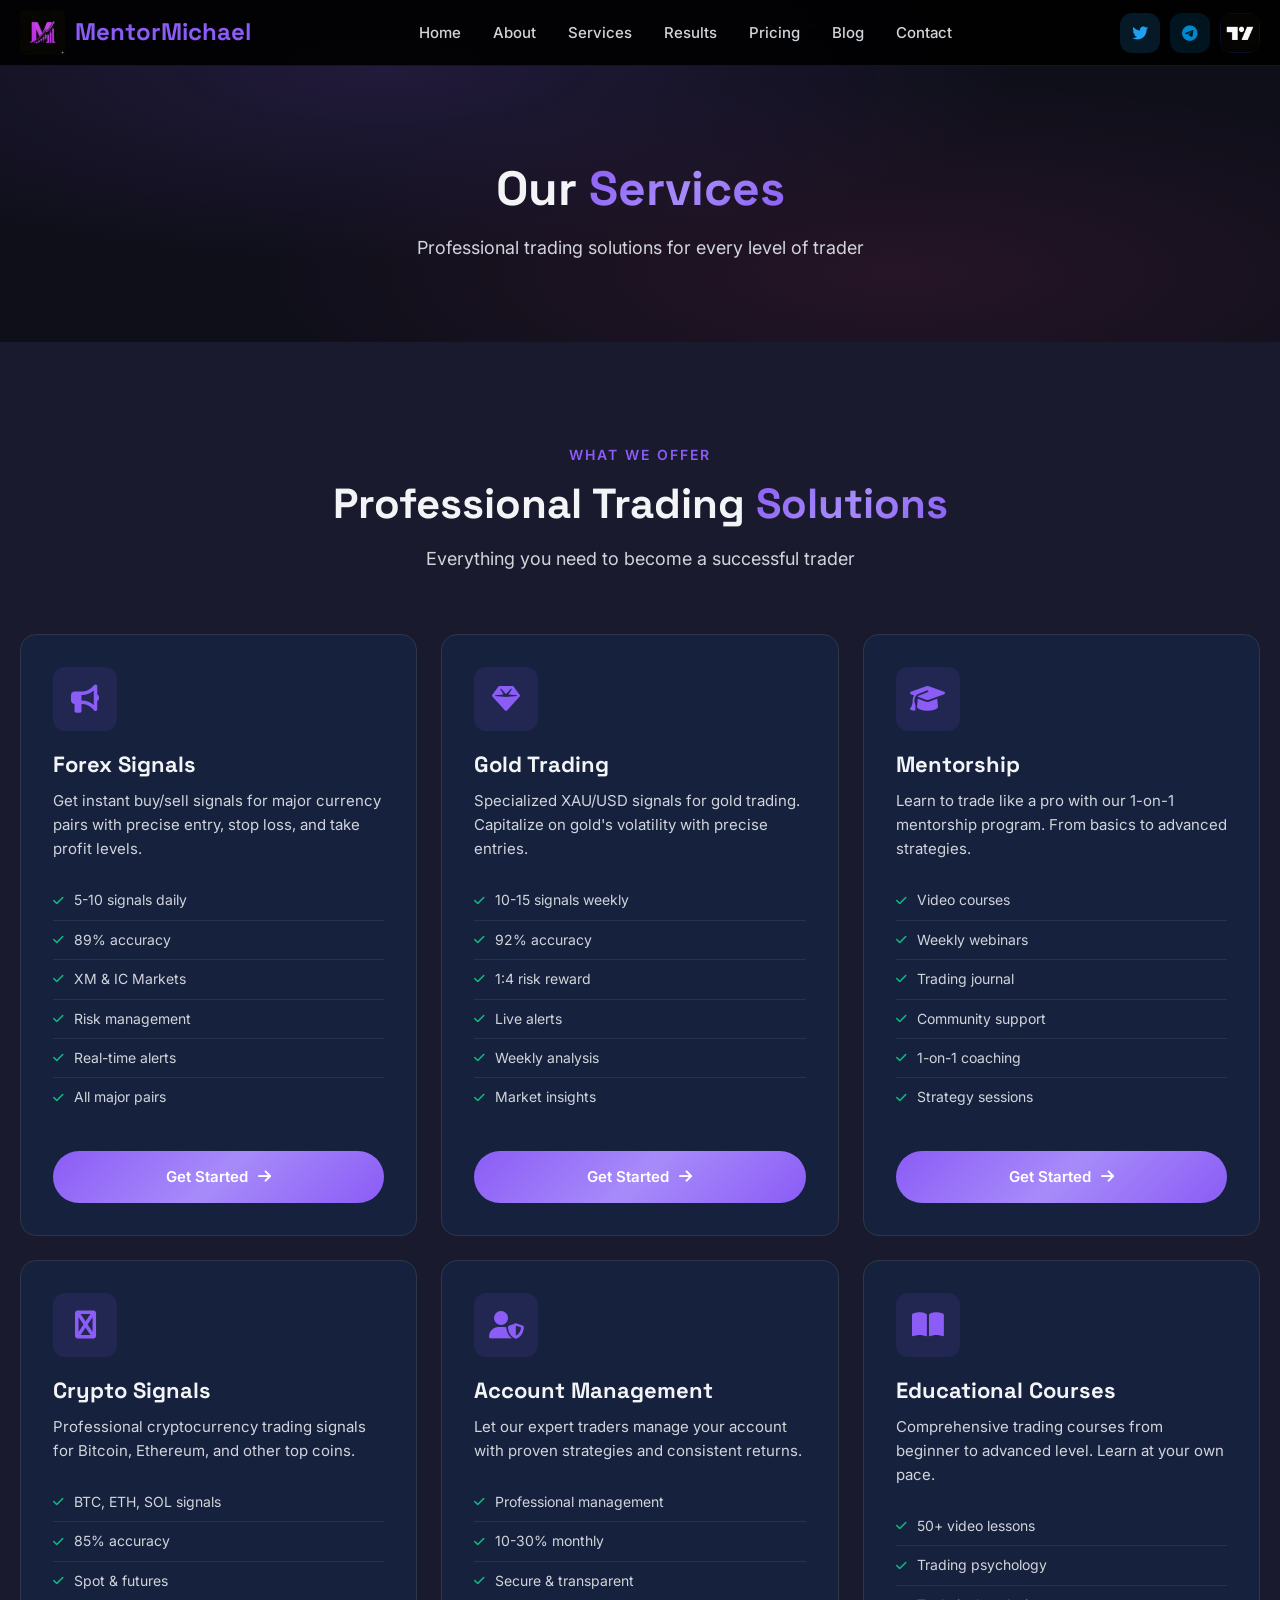
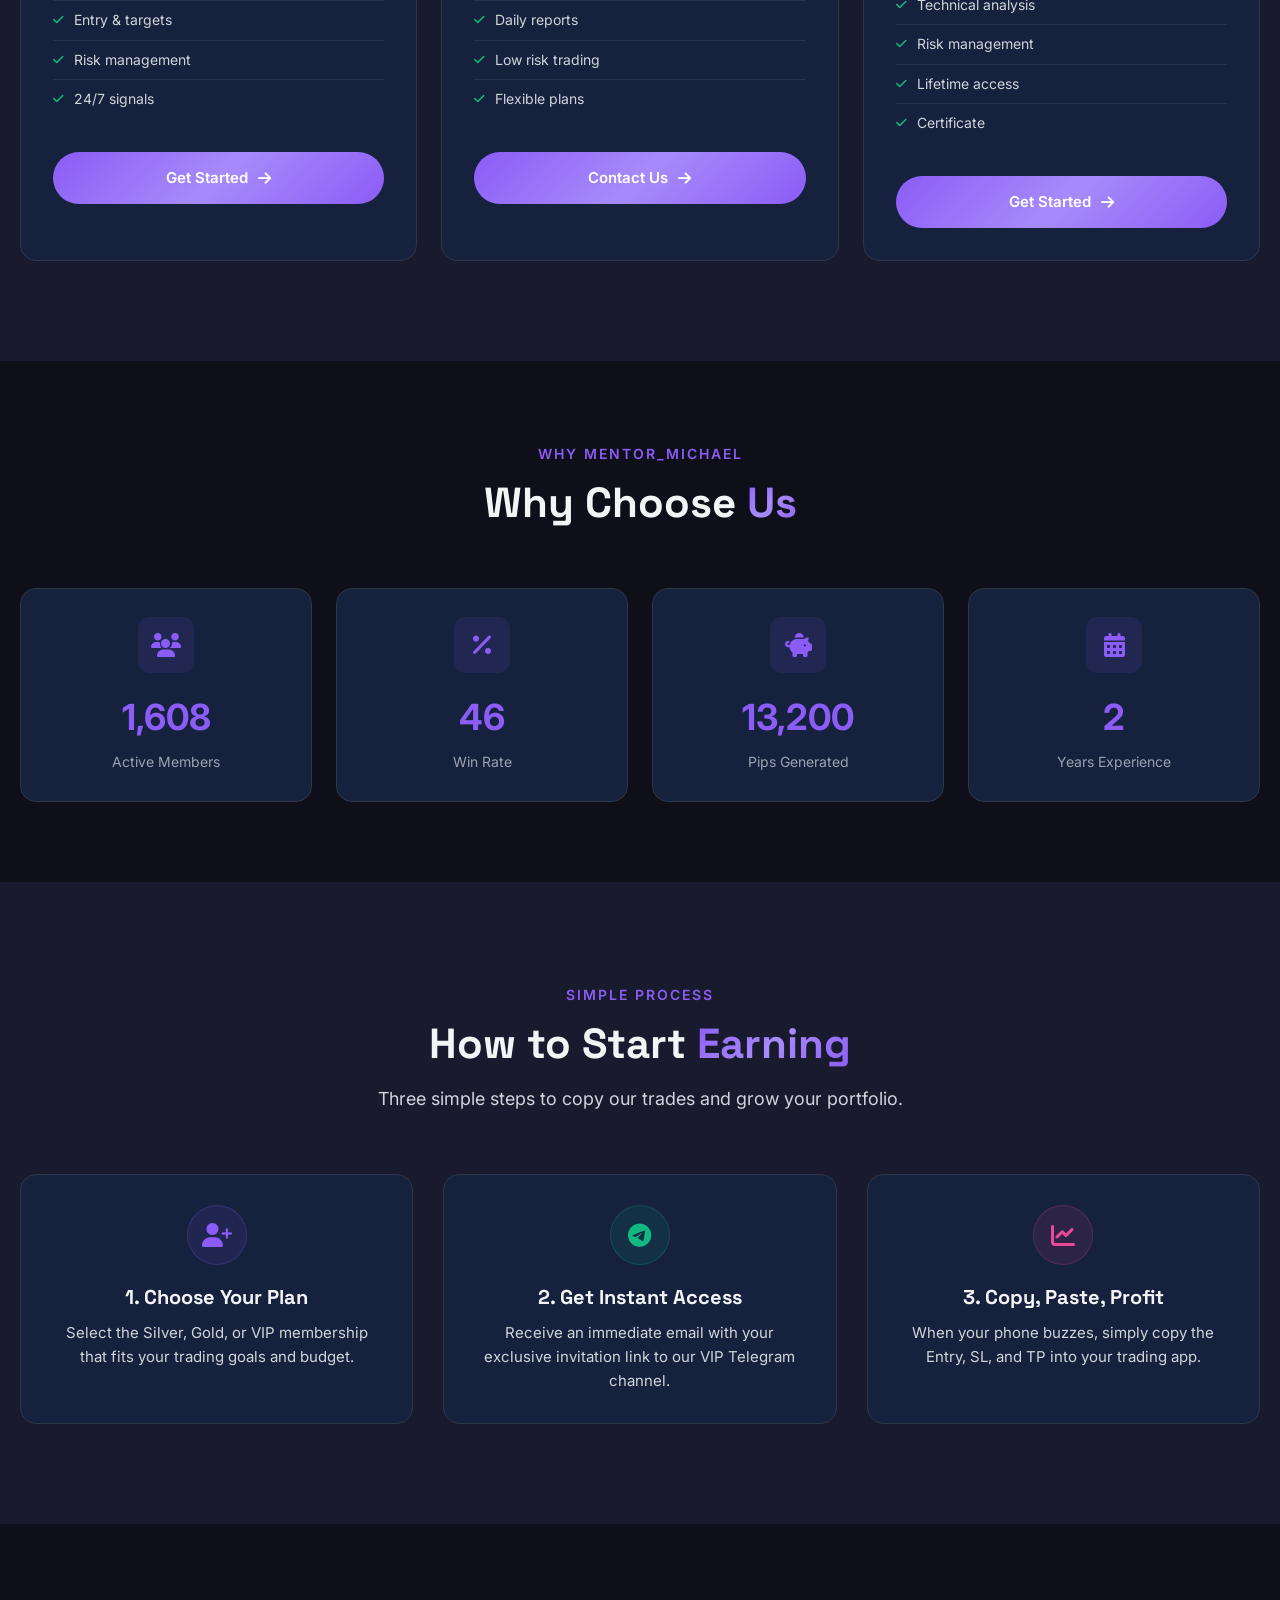
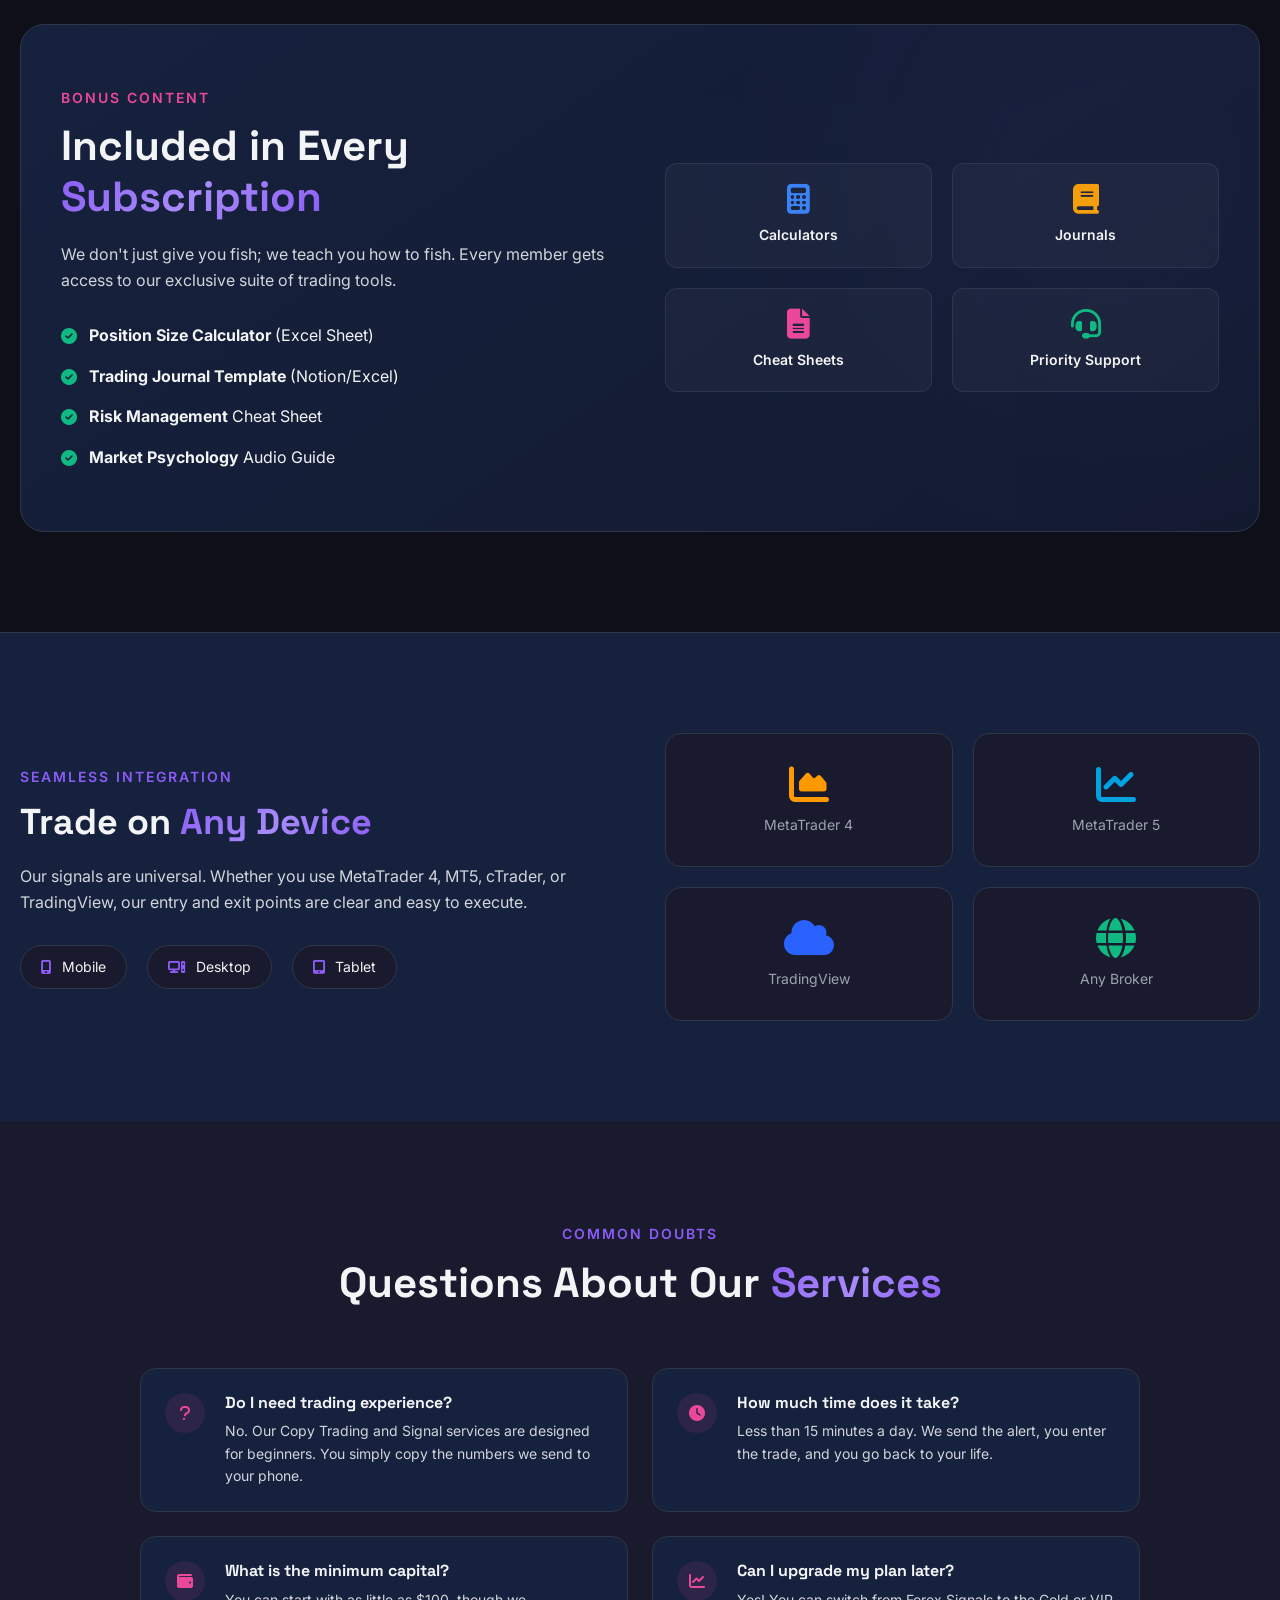
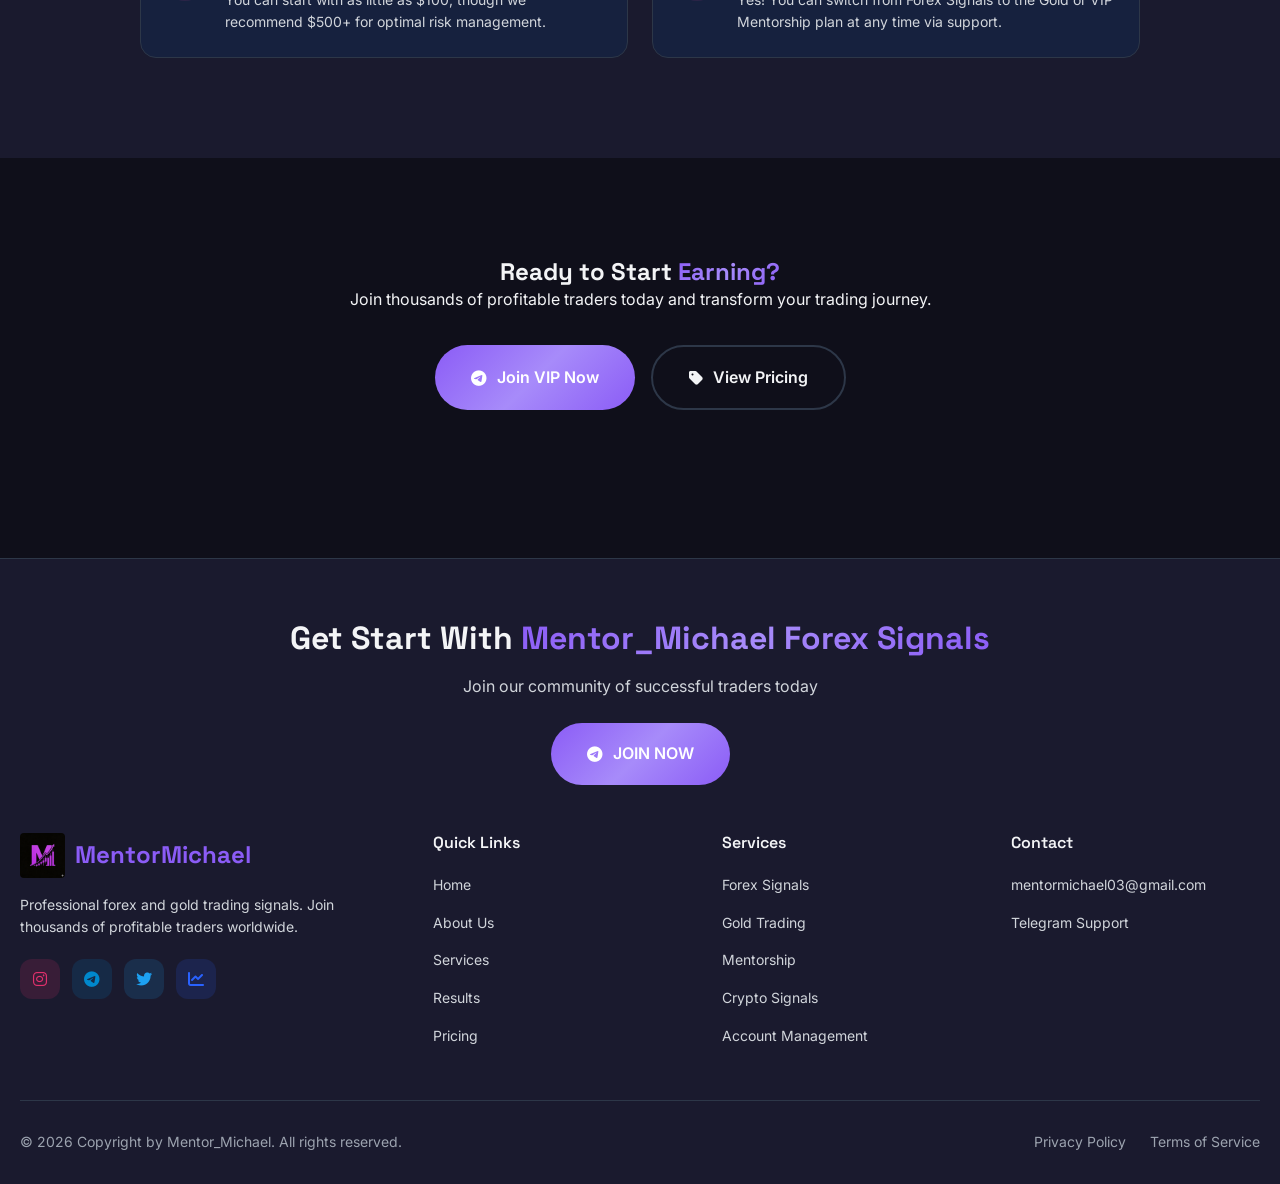
<file: services.html>
<!doctype html>
<html lang="en">

    <head>
        <meta charset="UTF-8" />
        <meta property="og:type" content="website">
<meta property="og:url" content="https://mentormichaelfx.com/">
<meta property="og:title" content="Mentor Michael - #1 Gold & Forex Signals">
<meta property="og:description" content="Join the VIP community. 89% Win Rate. Verified Results. Start trading with professional guidance today.">
<meta property="og:image" content="https://mentormichaelfx.com/copy/profile.jpeg">

<meta property="twitter:card" content="summary_large_image">
<meta property="twitter:url" content="https://mentormichaelfx.com/">
<meta property="twitter:title" content="Mentor Michael - #1 Gold & Forex Signals">
<meta property="twitter:description" content="Join the VIP community. 89% Win Rate. Verified Results.">
<meta property="twitter:image" content="https://mentormichaelfx.com/copy/profile.jpeg">
        <meta name="viewport" content="width=device-width, initial-scale=1.0" />
        <title>VIP Trading Services & Signals | Mentor Michael</title>

<meta name="keywords" content="vip forex signals, gold signals service, bitcoin trading mentorship, one on one trading coaching, account management forex, xauusd signals telegram, crypto trading course, forex risk management">
<link rel="canonical" href="https://mentormichaelfx.com/services.html">
        <meta name="description" content="Explore our professional trading services: VIP Forex Signals, Gold Trading, 1-on-1 Mentorship, and Crypto Signals. Start earning today.">
        <link rel="preconnect" href="https://fonts.googleapis.com" />
        <link rel="preconnect" href="https://fonts.gstatic.com" crossorigin />
        <link
            href="https://fonts.googleapis.com/css2?family=Inter:wght@300;400;500;600;700;800&family=Space+Grotesk:wght@400;500;600;700&display=swap"
            rel="stylesheet" />
            <link rel="icon" type="image/png" href="logoserver.jpeg">
        <link rel="stylesheet"
            href="https://cdnjs.cloudflare.com/ajax/libs/font-awesome/6.4.0/css/all.min.css" />
        <link rel="stylesheet" href="styles.css" />
        <script type="application/ld+json">
{
  "@context": "https://schema.org",
  "@type": "ProfessionalService",
  "name": "Mentor Michael Forex Signals",
  "image": "https://mentormichaelfx.com/logo.jpeg",
  "@id": "https://mentormichaelfx.com",
  "url": "https://mentormichaelfx.com",
  "telephone": "",
  "priceRange": "$100-$250",
  "address": {
    "@type": "PostalAddress",
    "addressCountry": "UK"
  },
  "sameAs": [
    "https://t.me/+z7y8oqqYs9ZhNjBk",
    "https://twitter.com/Michaeltrader03",
    "https://www.tradingview.com/u/Mentor_Michael03/"
  ],
  "description": "Professional Gold (XAU/USD) and Forex trading signals with an 89% verified win rate.",
  "openingHoursSpecification": {
    "@type": "OpeningHoursSpecification",
    "dayOfWeek": [
      "Monday",
      "Tuesday",
      "Wednesday",
      "Thursday",
      "Friday"
    ],
    "opens": "00:00",
    "closes": "23:59"
  }
}
</script>
    </head>

    <body>
        <!-- Preloader -->
        <!-- <div class="preloader" id="preloader">
            <div class="loader"></div>
            <div class="preloader-text">Mentor_Michael</div>
        </div> -->

        <!-- Scroll to Top -->
        <button class="scroll-top" id="scrollTop">
            <i class="fas fa-arrow-up"></i>
        </button>

        <!-- Navigation -->
        <nav class="navbar" id="navbar">
            <div class="container">
                     <a href="index.html" class="logo">
    <img src="logo.jpeg" alt="Mentor Michael Logo" class="nav-logo-img">
    <span>Mentor<span>Michael</span></span>
</a>

                <ul class="nav-menu" id="navMenu">
                    <li><a href="index.html" class="nav-link">Home</a></li>
                    <li><a href="about.html" class="nav-link">About</a></li>
                    <li><a href="services.html"
                            class="nav-link active">Services</a></li>
                    <li><a href="results.html" class="nav-link">Results</a></li>
                    <li><a href="pricing.html" class="nav-link">Pricing</a></li>
                    <li><a href="blog.html" class="nav-link">Blog</a></li>
                    <li><a href="contact.html" class="nav-link">Contact</a></li>
                </ul>

                <div class="nav-actions">
                    <a href="https://twitter.com/Michaeltrader03"
                        target="_blank" class="social-btn twitter"
                        title="Twitter">
                        <i class="fab fa-twitter"></i>
                    </a>
                    
                    <a href="https://t.me/+z7y8oqqYs9ZhNjBk" target="_blank"
                        class="social-btn telegram" title="Telegram">
                        <i class="fab fa-telegram-plane"></i>
                    </a>
                    <a href="https://www.tradingview.com/u/Mentor_Michael03/"
                        target="_blank" class="social-btn tradingview"
                        title="TradingView">
                        <i ><img src="trd_view.jpeg" alt=""></i>
                    </a>
                </div>

                <button class="hamburger" id="hamburger">
                    <span></span>
                    <span></span>
                    <span></span>
                </button>
            </div>
        </nav>

        <!-- Page Header -->
        <section class="page-header">
            <div class="container">
                <h1>Our <span class="gradient-text">Services</span></h1>
                <p>Professional trading solutions for every level of trader</p>
            </div>
        </section>

        <!-- Services Section -->
        <section class="services section-padding" id="services">
            <div class="container">
                <div class="section-header">
                    <span class="section-tag">What We Offer</span>
                    <h2 class="section-title">
                        Professional Trading <span
                            class="gradient-text">Solutions</span>
                    </h2>
                    <p class="section-desc">
                        Everything you need to become a successful trader
                    </p>
                </div>

                <div class="services-grid">
                    <!-- Service 1: Forex Signals -->
                    <div class="service-card fade-in">
                        <div class="service-icon">
                            <i class="fas fa-bullhorn"></i>
                        </div>
                        <h3 class="service-title">Forex Signals</h3>
                        <p class="service-desc">
                            Get instant buy/sell signals for major currency
                            pairs with precise
                            entry, stop loss, and take profit levels.
                        </p>
                        <ul class="service-features">
                            <li><i class="fas fa-check"></i> 5-10 signals
                                daily</li>
                            <li><i class="fas fa-check"></i> 89% accuracy</li>
                            <li><i class="fas fa-check"></i> XM & IC
                                Markets</li>
                            <li><i class="fas fa-check"></i> Risk
                                management</li>
                            <li><i class="fas fa-check"></i> Real-time
                                alerts</li>
                            <li><i class="fas fa-check"></i> All major
                                pairs</li>
                        </ul>
                        <a href="pricing.html" class="btn btn-primary"
                            style="width: 100%; margin-top: 10px">
                            Get Started <i class="fas fa-arrow-right"></i>
                        </a>
                    </div>

                    <!-- Service 2: Gold Trading -->
                    <div class="service-card fade-in">
                        <div class="service-icon">
                            <i class="fas fa-gem"></i>
                        </div>
                        <h3 class="service-title">Gold Trading</h3>
                        <p class="service-desc">
                            Specialized XAU/USD signals for gold trading.
                            Capitalize on gold's
                            volatility with precise entries.
                        </p>
                        <ul class="service-features">
                            <li><i class="fas fa-check"></i> 10-15 signals
                                weekly</li>
                            <li><i class="fas fa-check"></i> 92% accuracy</li>
                            <li><i class="fas fa-check"></i> 1:4 risk
                                reward</li>
                            <li><i class="fas fa-check"></i> Live alerts</li>
                            <li><i class="fas fa-check"></i> Weekly
                                analysis</li>
                            <li><i class="fas fa-check"></i> Market
                                insights</li>
                        </ul>
                        <a href="pricing.html" class="btn btn-primary"
                            style="width: 100%; margin-top: 10px">
                            Get Started <i class="fas fa-arrow-right"></i>
                        </a>
                    </div>

                    <!-- Service 3: Mentorship -->
                    <div class="service-card fade-in">
                        <div class="service-icon">
                            <i class="fas fa-graduation-cap"></i>
                        </div>
                        <h3 class="service-title">Mentorship</h3>
                        <p class="service-desc">
                            Learn to trade like a pro with our 1-on-1 mentorship
                            program. From
                            basics to advanced strategies.
                        </p>
                        <ul class="service-features">
                            <li><i class="fas fa-check"></i> Video courses</li>
                            <li><i class="fas fa-check"></i> Weekly
                                webinars</li>
                            <li><i class="fas fa-check"></i> Trading
                                journal</li>
                            <li><i class="fas fa-check"></i> Community
                                support</li>
                            <li><i class="fas fa-check"></i> 1-on-1
                                coaching</li>
                            <li><i class="fas fa-check"></i> Strategy
                                sessions</li>
                        </ul>
                        <a href="pricing.html" class="btn btn-primary"
                            style="width: 100%; margin-top: 10px">
                            Get Started <i class="fas fa-arrow-right"></i>
                        </a>
                    </div>

                    <!-- Service 4: Crypto Signals -->
                    <div class="service-card fade-in">
                        <div class="service-icon">
                            <i class="fas fa-bitcoin"></i>
                        </div>
                        <h3 class="service-title">Crypto Signals</h3>
                        <p class="service-desc">
                            Professional cryptocurrency trading signals for
                            Bitcoin, Ethereum,
                            and other top coins.
                        </p>
                        <ul class="service-features">
                            <li><i class="fas fa-check"></i> BTC, ETH, SOL
                                signals</li>
                            <li><i class="fas fa-check"></i> 85% accuracy</li>
                            <li><i class="fas fa-check"></i> Spot & futures</li>
                            <li><i class="fas fa-check"></i> Entry &
                                targets</li>
                            <li><i class="fas fa-check"></i> Risk
                                management</li>
                            <li><i class="fas fa-check"></i> 24/7 signals</li>
                        </ul>
                        <a href="pricing.html" class="btn btn-primary"
                            style="width: 100%; margin-top: 10px">
                            Get Started <i class="fas fa-arrow-right"></i>
                        </a>
                    </div>

                    <!-- Service 5: Account Management -->
                    <div class="service-card fade-in">
                        <div class="service-icon">
                            <i class="fas fa-user-shield"></i>
                        </div>
                        <h3 class="service-title">Account Management</h3>
                        <p class="service-desc">
                            Let our expert traders manage your account with
                            proven strategies
                            and consistent returns.
                        </p>
                        <ul class="service-features">
                            <li><i class="fas fa-check"></i> Professional
                                management</li>
                            <li><i class="fas fa-check"></i> 10-30% monthly</li>
                            <li><i class="fas fa-check"></i> Secure &
                                transparent</li>
                            <li><i class="fas fa-check"></i> Daily reports</li>
                            <li><i class="fas fa-check"></i> Low risk
                                trading</li>
                            <li><i class="fas fa-check"></i> Flexible plans</li>
                        </ul>
                        <a href="contact.html" class="btn btn-primary"
                            style="width: 100%; margin-top: 10px">
                            Contact Us <i class="fas fa-arrow-right"></i>
                        </a>
                    </div>

                    <!-- Service 6: Educational Courses -->
                    <div class="service-card fade-in">
                        <div class="service-icon">
                            <i class="fas fa-book-open"></i>
                        </div>
                        <h3 class="service-title">Educational Courses</h3>
                        <p class="service-desc">
                            Comprehensive trading courses from beginner to
                            advanced level.
                            Learn at your own pace.
                        </p>
                        <ul class="service-features">
                            <li><i class="fas fa-check"></i> 50+ video
                                lessons</li>
                            <li><i class="fas fa-check"></i> Trading
                                psychology</li>
                            <li><i class="fas fa-check"></i> Technical
                                analysis</li>
                            <li><i class="fas fa-check"></i> Risk
                                management</li>
                            <li><i class="fas fa-check"></i> Lifetime
                                access</li>
                            <li><i class="fas fa-check"></i> Certificate</li>
                        </ul>
                        <a href="pricing.html" class="btn btn-primary"
                            style="width: 100%; margin-top: 10px">
                            Get Started <i class="fas fa-arrow-right"></i>
                        </a>
                    </div>
                </div>
            </div>
        </section>

        <!-- Why Choose Us Section -->
        <section class="stats" style="background: var(--bg-primary)">
            <div class="container">
                <div class="section-header">
                    <span class="section-tag">Why Mentor_Michael</span>
                    <h2 class="section-title">
                        Why Choose <span class="gradient-text">Us</span>
                    </h2>
                </div>
                <div class="stats-grid">
                    <div class="stat-box fade-in">
                        <div class="stat-icon">
                            <i class="fas fa-users"></i>
                        </div>
                        <div class="stat-number counter"
                            data-target="3000+">0</div>
                        <div class="stat-label">Active Members</div>
                    </div>
                    <div class="stat-box fade-in">
                        <div class="stat-icon">
                            <i class="fas fa-percentage"></i>
                        </div>
                        <div class="stat-number counter"
                            data-target="89">0</div>
                        <div class="stat-label">Win Rate</div>
                    </div>
                    <div class="stat-box fade-in">
                        <div class="stat-icon">
                            <i class="fas fa-piggy-bank"></i>
                        </div>
                        <div class="stat-number counter"
                            data-target="25000">0</div>
                        <div class="stat-label">Pips Generated</div>
                    </div>
                    <div class="stat-box fade-in">
                        <div class="stat-icon">
                            <i class="fas fa-calendar-alt"></i>
                        </div>
                        <div class="stat-number counter" data-target="5">0</div>
                        <div class="stat-label">Years Experience</div>
                    </div>
                </div>
            </div>
        </section>
        




<section class="process-flow section-padding" style="background: var(--bg-secondary);">
    <div class="container">
        <div class="section-header">
            <span class="section-tag">Simple Process</span>
            <h2 class="section-title">How to Start <span class="gradient-text">Earning</span></h2>
            <p class="section-desc">Three simple steps to copy our trades and grow your portfolio.</p>
        </div>

        <div class="steps-grid" style="display: grid; grid-template-columns: repeat(3, 1fr); gap: 30px; margin-top: 40px;">
            
            <div class="step-card fade-in" style="background: var(--bg-card); padding: 30px; border-radius: var(--radius-lg); border: 1px solid var(--border-color); position: relative; text-align: center;">
                <div style="width: 60px; height: 60px; background: rgba(139, 92, 246, 0.1); border-radius: 50%; display: flex; align-items: center; justify-content: center; margin: 0 auto 20px; font-size: 24px; color: var(--accent-primary); border: 1px solid rgba(139, 92, 246, 0.2);">
                    <i class="fas fa-user-plus"></i>
                </div>
                <h3 style="font-size: 20px; margin-bottom: 12px;">1. Choose Your Plan</h3>
                <p style="color: var(--text-secondary); font-size: 15px;">Select the Silver, Gold, or VIP membership that fits your trading goals and budget.</p>
            </div>

            <div class="step-card fade-in" style="background: var(--bg-card); padding: 30px; border-radius: var(--radius-lg); border: 1px solid var(--border-color); position: relative; text-align: center; transition-delay: 0.2s;">
                <div style="width: 60px; height: 60px; background: rgba(16, 185, 129, 0.1); border-radius: 50%; display: flex; align-items: center; justify-content: center; margin: 0 auto 20px; font-size: 24px; color: var(--accent-green); border: 1px solid rgba(16, 185, 129, 0.2);">
                    <i class="fab fa-telegram-plane"></i>
                </div>
                <h3 style="font-size: 20px; margin-bottom: 12px;">2. Get Instant Access</h3>
                <p style="color: var(--text-secondary); font-size: 15px;">Receive an immediate email with your exclusive invitation link to our VIP Telegram channel.</p>
            </div>

            <div class="step-card fade-in" style="background: var(--bg-card); padding: 30px; border-radius: var(--radius-lg); border: 1px solid var(--border-color); position: relative; text-align: center; transition-delay: 0.4s;">
                <div style="width: 60px; height: 60px; background: rgba(236, 72, 153, 0.1); border-radius: 50%; display: flex; align-items: center; justify-content: center; margin: 0 auto 20px; font-size: 24px; color: var(--accent-secondary); border: 1px solid rgba(236, 72, 153, 0.2);">
                    <i class="fas fa-chart-line"></i>
                </div>
                <h3 style="font-size: 20px; margin-bottom: 12px;">3. Copy, Paste, Profit</h3>
                <p style="color: var(--text-secondary); font-size: 15px;">When your phone buzzes, simply copy the Entry, SL, and TP into your trading app.</p>
            </div>

        </div>
    </div>
</section>

<section class="toolkit-section section-padding" style="background: var(--bg-primary);">
    <div class="container">
        <div style="background: linear-gradient(145deg, #16213e 0%, #131b30 100%); border-radius: var(--radius-xl); padding: 60px 40px; border: 1px solid var(--border-color); position: relative; overflow: hidden;">
            
            <div style="position: absolute; top: 0; right: 0; width: 300px; height: 300px; background: var(--accent-primary); filter: blur(150px); opacity: 0.1;"></div>

            <div style="display: grid; grid-template-columns: 1fr 1fr; gap: 50px; align-items: center; position: relative; z-index: 2;">
                <div>
                    <span class="section-tag" style="color: var(--accent-secondary);">Bonus Content</span>
                    <h2 class="section-title" style="margin-bottom: 20px;">Included in Every <span class="gradient-text">Subscription</span></h2>
                    <p style="color: var(--text-secondary); margin-bottom: 30px; font-size: 16px;">We don't just give you fish; we teach you how to fish. Every member gets access to our exclusive suite of trading tools.</p>
                    
                    <ul style="display: flex; flex-direction: column; gap: 15px;">
                        <li style="display: flex; align-items: center; gap: 12px; color: var(--text-primary);">
                            <i class="fas fa-check-circle" style="color: var(--accent-green);"></i> 
                            <span><strong>Position Size Calculator</strong> (Excel Sheet)</span>
                        </li>
                        <li style="display: flex; align-items: center; gap: 12px; color: var(--text-primary);">
                            <i class="fas fa-check-circle" style="color: var(--accent-green);"></i> 
                            <span><strong>Trading Journal Template</strong> (Notion/Excel)</span>
                        </li>
                        <li style="display: flex; align-items: center; gap: 12px; color: var(--text-primary);">
                            <i class="fas fa-check-circle" style="color: var(--accent-green);"></i> 
                            <span><strong>Risk Management</strong> Cheat Sheet</span>
                        </li>
                        <li style="display: flex; align-items: center; gap: 12px; color: var(--text-primary);">
                            <i class="fas fa-check-circle" style="color: var(--accent-green);"></i> 
                            <span><strong>Market Psychology</strong> Audio Guide</span>
                        </li>
                    </ul>
                </div>
                
                <div class="toolkit-visual" style="display: grid; grid-template-columns: repeat(2, 1fr); gap: 20px;">
                    <div style="background: rgba(255,255,255,0.03); padding: 20px; border-radius: var(--radius-md); text-align: center; border: 1px solid var(--border-subtle);">
                        <i class="fas fa-calculator" style="font-size: 30px; color: var(--accent-blue); margin-bottom: 10px;"></i>
                        <div style="font-size: 14px; font-weight: 600;">Calculators</div>
                    </div>
                    <div style="background: rgba(255,255,255,0.03); padding: 20px; border-radius: var(--radius-md); text-align: center; border: 1px solid var(--border-subtle);">
                        <i class="fas fa-book" style="font-size: 30px; color: var(--accent-amber); margin-bottom: 10px;"></i>
                        <div style="font-size: 14px; font-weight: 600;">Journals</div>
                    </div>
                    <div style="background: rgba(255,255,255,0.03); padding: 20px; border-radius: var(--radius-md); text-align: center; border: 1px solid var(--border-subtle);">
                        <i class="fas fa-file-alt" style="font-size: 30px; color: var(--accent-secondary); margin-bottom: 10px;"></i>
                        <div style="font-size: 14px; font-weight: 600;">Cheat Sheets</div>
                    </div>
                    <div style="background: rgba(255,255,255,0.03); padding: 20px; border-radius: var(--radius-md); text-align: center; border: 1px solid var(--border-subtle);">
                        <i class="fas fa-headset" style="font-size: 30px; color: var(--accent-green); margin-bottom: 10px;"></i>
                        <div style="font-size: 14px; font-weight: 600;">Priority Support</div>
                    </div>
                </div>
            </div>
        </div>
    </div>
</section>
<section class="platforms-section section-padding" style="border-top: 1px solid var(--border-color); background: var(--bg-card);">
    <div class="container">
        <div style="display: grid; grid-template-columns: 1fr 1fr; gap: 50px; align-items: center;">
            <div class="fade-in">
                <span class="section-tag" style="color: var(--accent-primary);">Seamless Integration</span>
                <h2 class="section-title" style="font-size: 36px; margin-bottom: 20px;">Trade on <span class="gradient-text">Any Device</span></h2>
                <p style="color: var(--text-secondary); margin-bottom: 30px; font-size: 16px;">Our signals are universal. Whether you use MetaTrader 4, MT5, cTrader, or TradingView, our entry and exit points are clear and easy to execute.</p>
                
                <div style="display: flex; gap: 20px; flex-wrap: wrap;">
                    <div class="platform-badge">
                        <i class="fas fa-mobile-screen"></i> <span>Mobile</span>
                    </div>
                    <div class="platform-badge">
                        <i class="fas fa-computer"></i> <span>Desktop</span>
                    </div>
                    <div class="platform-badge">
                        <i class="fas fa-tablet-screen-button"></i> <span>Tablet</span>
                    </div>
                </div>
            </div>
            
            <div class="platforms-grid fade-in" style="display: grid; grid-template-columns: repeat(2, 1fr); gap: 20px;">
                <div class="platform-card">
                    <i class="fas fa-chart-area" style="font-size: 40px; color: #ff9900;"></i>
                    <span style="font-size: 14px; color: var(--text-muted); margin-top: 10px; display: block;">MetaTrader 4</span>
                </div>
                <div class="platform-card">
                    <i class="fas fa-chart-line" style="font-size: 40px; color: #00A3E0;"></i>
                    <span style="font-size: 14px; color: var(--text-muted); margin-top: 10px; display: block;">MetaTrader 5</span>
                </div>
                <div class="platform-card">
                    <i class="fas fa-cloud" style="font-size: 40px; color: #2962ff;"></i>
                    <span style="font-size: 14px; color: var(--text-muted); margin-top: 10px; display: block;">TradingView</span>
                </div>
                <div class="platform-card">
                    <i class="fas fa-globe" style="font-size: 40px; color: var(--accent-green);"></i>
                    <span style="font-size: 14px; color: var(--text-muted); margin-top: 10px; display: block;">Any Broker</span>
                </div>
            </div>
        </div>
    </div>
</section>
<section class="service-faq section-padding" style="background: var(--bg-secondary);">
    <div class="container">
        <div class="section-header">
            <span class="section-tag">Common Doubts</span>
            <h2 class="section-title">Questions About Our <span class="gradient-text">Services</span></h2>
        </div>

        <div class="faq-grid" style="display: grid; grid-template-columns: 1fr 1fr; gap: 24px; max-width: 1000px; margin: 0 auto;">
            
            <div class="service-faq-item fade-in">
                <div class="faq-icon"><i class="fas fa-question"></i></div>
                <div>
                    <h4 style="font-size: 16px; color: var(--text-primary); margin-bottom: 8px;">Do I need trading experience?</h4>
                    <p style="font-size: 14px; color: var(--text-secondary);">No. Our Copy Trading and Signal services are designed for beginners. You simply copy the numbers we send to your phone.</p>
                </div>
            </div>

            <div class="service-faq-item fade-in">
                <div class="faq-icon"><i class="fas fa-clock"></i></div>
                <div>
                    <h4 style="font-size: 16px; color: var(--text-primary); margin-bottom: 8px;">How much time does it take?</h4>
                    <p style="font-size: 14px; color: var(--text-secondary);">Less than 15 minutes a day. We send the alert, you enter the trade, and you go back to your life.</p>
                </div>
            </div>

            <div class="service-faq-item fade-in">
                <div class="faq-icon"><i class="fas fa-wallet"></i></div>
                <div>
                    <h4 style="font-size: 16px; color: var(--text-primary); margin-bottom: 8px;">What is the minimum capital?</h4>
                    <p style="font-size: 14px; color: var(--text-secondary);">You can start with as little as $100, though we recommend $500+ for optimal risk management.</p>
                </div>
            </div>

            <div class="service-faq-item fade-in">
                <div class="faq-icon"><i class="fas fa-chart-line"></i></div>
                <div>
                    <h4 style="font-size: 16px; color: var(--text-primary); margin-bottom: 8px;">Can I upgrade my plan later?</h4>
                    <p style="font-size: 14px; color: var(--text-secondary);">Yes! You can switch from Forex Signals to the Gold or VIP Mentorship plan at any time via support.</p>
                </div>
            </div>

        </div>
    </div>
</section>

        <!-- CTA Section -->
        <section class="cta-section section-padding">
            <div class="container">
                <div class="cta-content text-center">
                    <h2>Ready to Start <span
                            class="gradient-text">Earning?</span></h2>
                    <p>
                        Join thousands of profitable traders today and transform
                        your
                        trading journey.
                    </p>
                    <div class="hero-buttons"
                        style="justify-content: center; margin-top: 32px">
                        <a href="https://t.me/+z7y8oqqYs9ZhNjBk" target="_blank"
                            class="btn btn-primary btn-lg">
                            <i class="fab fa-telegram-plane"></i> Join VIP Now
                        </a>
                        <a href="pricing.html" class="btn btn-secondary btn-lg">
                            <i class="fas fa-tag"></i> View Pricing
                        </a>
                    </div>
                </div>
            </div>
        </section>

        <!-- Footer -->
        <footer class="footer">
            <div class="container">
                <div class="footer-cta">
                    <h3>
                        Get Start With
                        <span class="gradient-text">Mentor_Michael Forex Signals</span>
                    </h3>
                    <p>Join our community of successful traders today</p>
                    <a href="https://t.me/+z7y8oqqYs9ZhNjBk" target="_blank"
                        class="btn btn-primary btn-lg">
                        <i class="fab fa-telegram-plane"></i> JOIN NOW
                    </a>
                </div>

                <div class="footer-content">
                    <div class="footer-brand">
                       <a href="index.html" class="logo">
    <img src="logo.jpeg" alt="Mentor Michael Logo" class="nav-logo-img">
    <span>Mentor<span>Michael</span></span>
</a>
                        <p>
                            Professional forex and gold trading signals. Join
                            thousands of
                            profitable traders worldwide.
                        </p>
                        <div class="footer-social">
                            <a href="https://www.instagram.com/mentor_michael03" target="_blank"
                                class="social-btn instagram"><i
                                    class="fab fa-instagram"></i></a>
                            <a href="https://t.me/+z7y8oqqYs9ZhNjBk"
                                target="_blank" class="social-btn telegram"><i
                                    class="fab fa-telegram-plane"></i></a>
                            <a href="https://twitter.com/Michaeltrader03"
                        target="_blank" class="social-btn twitter"
                        title="Twitter">
                        <i class="fab fa-twitter"></i>
                    </a>
                            <a
                                href="https://www.tradingview.com/u/Mentor_Michael03/"
                                target="_blank"
                                class="social-btn tradingview"><i
                                    class="fas fa-chart-line"></i></a>
                        </div>
                    </div>

                    <div class="footer-links">
                        <h4>Quick Links</h4>
                        <ul>
                            <li><a href="index.html">Home</a></li>
                            <li><a href="about.html">About Us</a></li>
                            <li><a href="services.html">Services</a></li>
                            <li><a href="results.html">Results</a></li>
                            <li><a href="pricing.html">Pricing</a></li>
                        </ul>
                    </div>

                    <div class="footer-links">
                        <h4>Services</h4>
                        <ul>
                            <li><a href="services.html">Forex Signals</a></li>
                            <li><a href="services.html">Gold Trading</a></li>
                            <li><a href="services.html">Mentorship</a></li>
                            <li><a href="services.html">Crypto Signals</a></li>
                            <li><a href="services.html">Account
                                    Management</a></li>
                        </ul>
                    </div>

                    <div class="footer-links">
                        <h4>Contact</h4>
                        <ul>
                            <li>
                                <a
                                    href="mailto:mentormichael03@gmail.com">mentormichael03@gmail.com</a>
                            </li>
                            <li>
                                <a
                                    href="https://t.me/+z7y8oqqYs9ZhNjBk">Telegram
                                    Support</a>
                            </li>
                           
                        </ul>
                    </div>
                </div>

                <div class="footer-bottom">
                    <p>
                        &copy; <span class="year">2026</span> Copyright by
                        Mentor_Michael. All
                        rights reserved.
                    </p>
                    <div class="footer-bottom-links">
    <a href="privacy.html">Privacy Policy</a>
    <a href="terms.html">Terms of Service</a>
</div>
                </div>
            </div>
        </footer>

        <script src="scripts.js"></script>
    </body>

</html>
</file>
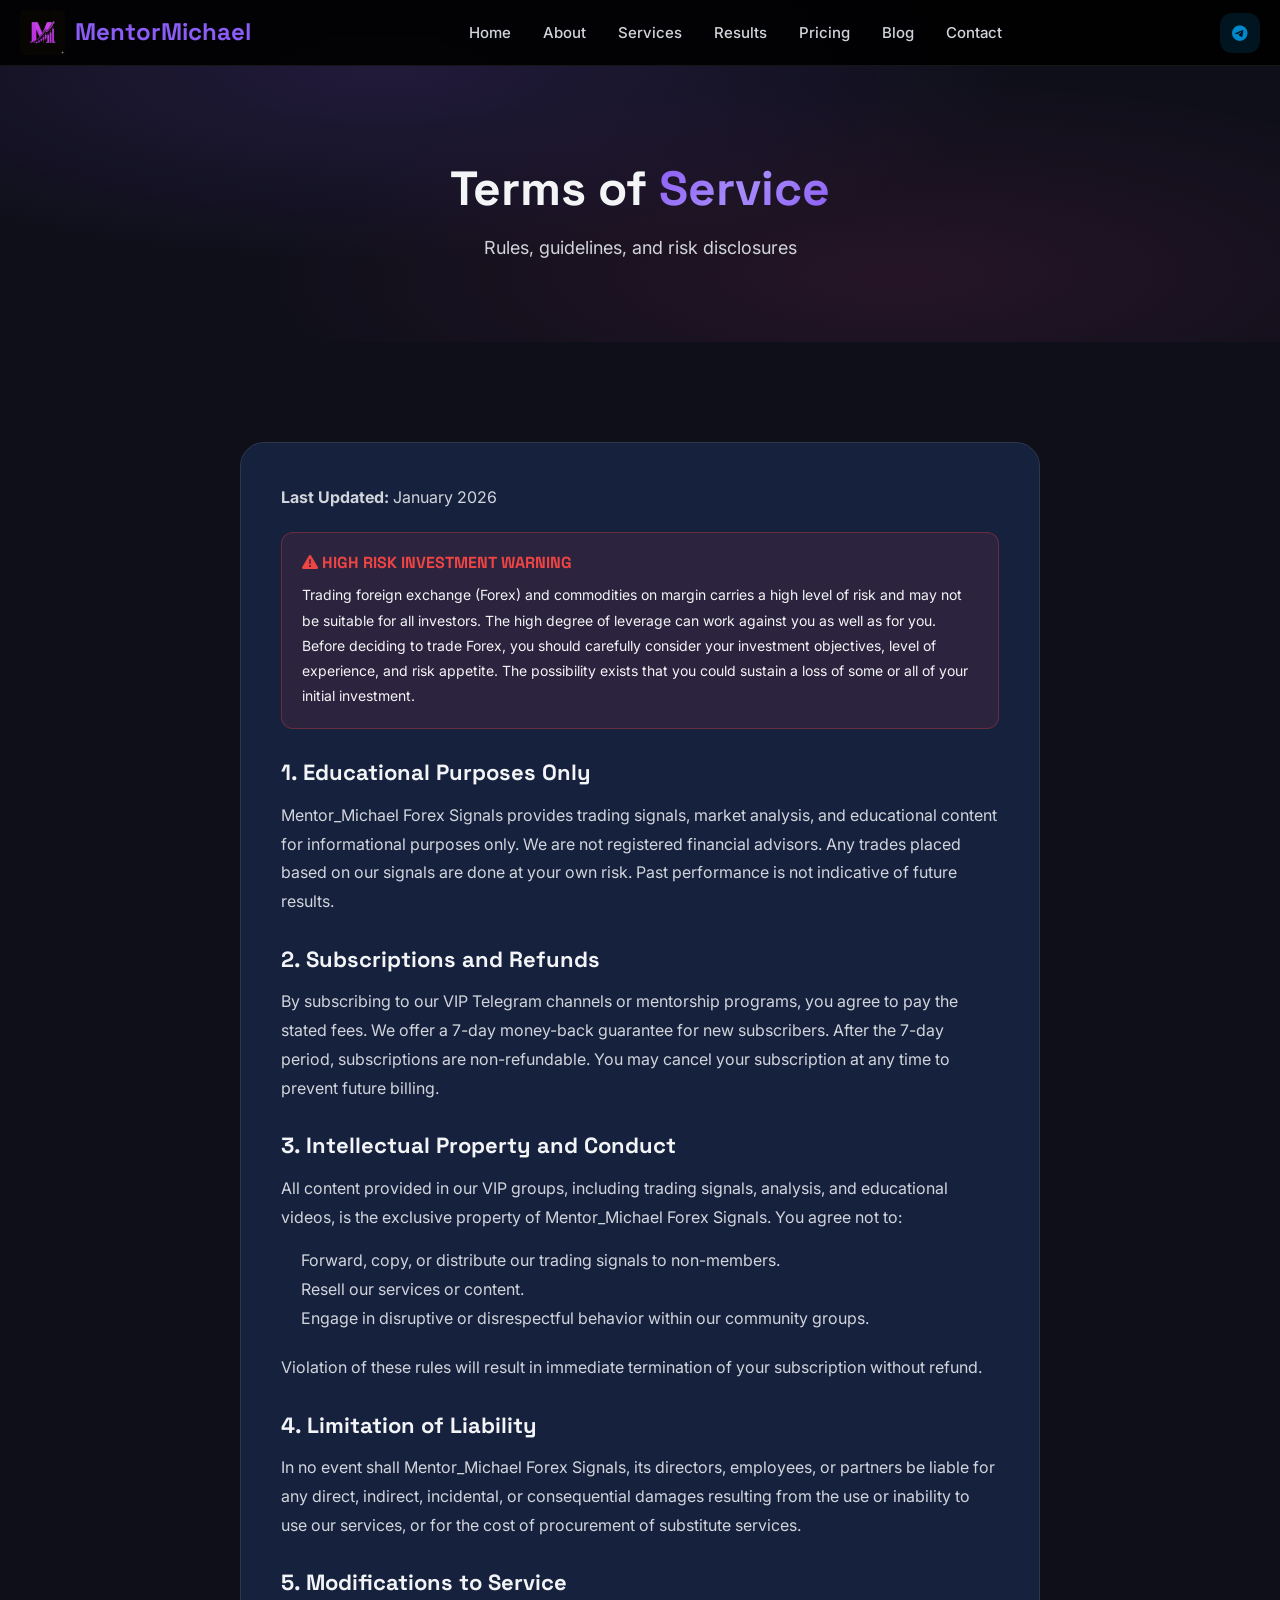
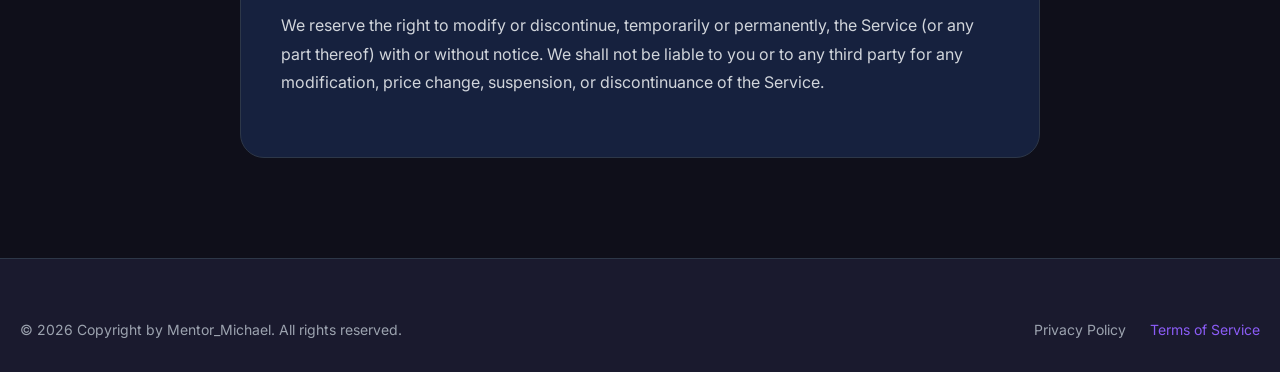
<file: terms.html>
<!DOCTYPE html>
<html lang="en">
<head>
    <meta charset="UTF-8">
    <meta name="viewport" content="width=device-width, initial-scale=1.0">
    <title>Terms of Service - Mentor Michael</title>
<meta name="description" content="Read our terms of service, risk disclosure, and refund policy regarding our forex signal services.">
<meta name="keywords" content="terms of service, risk disclosure forex, refund policy trading, mentor michael terms">
    <link href="https://fonts.googleapis.com/css2?family=Inter:wght@300;400;500;600;700;800&family=Space+Grotesk:wght@400;500;600;700&display=swap" rel="stylesheet">
    <link rel="stylesheet" href="https://cdnjs.cloudflare.com/ajax/libs/font-awesome/6.4.0/css/all.min.css">
    <link rel="icon" type="image/png" href="logoserver.jpeg">
    <link rel="stylesheet" href="styles.css">
</head>
<body>

    <!-- <div class="preloader" id="preloader"><div class="loader"></div><div class="preloader-text">Mentor_Michael</div></div> -->
    
    <button class="scroll-top" id="scrollTop"><i class="fas fa-arrow-up"></i></button>

    <nav class="navbar" id="navbar">
        <div class="container">
                 <a href="index.html" class="logo">
    <img src="logo.jpeg" alt="Mentor Michael Logo" class="nav-logo-img">
    <span>Mentor<span>Michael</span></span>
</a>
            <ul class="nav-menu" id="navMenu">
                <li><a href="index.html" class="nav-link">Home</a></li>
                <li><a href="about.html" class="nav-link">About</a></li>
                <li><a href="services.html" class="nav-link">Services</a></li>
                <li><a href="results.html" class="nav-link">Results</a></li>
                <li><a href="pricing.html" class="nav-link">Pricing</a></li>
                <li><a href="blog.html" class="nav-link">Blog</a></li>
                <li><a href="contact.html" class="nav-link">Contact</a></li>
            </ul>
            <div class="nav-actions">
                <a href="https://t.me/+z7y8oqqYs9ZhNjBk" target="_blank" class="social-btn telegram"><i class="fab fa-telegram-plane"></i></a>
            </div>
            <button class="hamburger" id="hamburger"><span></span><span></span><span></span></button>
        </div>
    </nav>

    <section class="page-header">
        <div class="container">
            <h1>Terms of <span class="gradient-text">Service</span></h1>
            <p>Rules, guidelines, and risk disclosures</p>
        </div>
    </section>

    <section class="legal-section section-padding" style="background: var(--bg-primary);">
        <div class="container" style="max-width: 800px; margin: 0 auto; background: var(--bg-card); padding: 40px; border-radius: var(--radius-xl); border: 1px solid var(--border-color);">
            
            <div style="color: var(--text-secondary); line-height: 1.8;">
                <p style="margin-bottom: 20px;"><strong>Last Updated:</strong> January 2026</p>
                
                <div style="background: rgba(239, 68, 68, 0.1); border: 1px solid rgba(239, 68, 68, 0.3); padding: 20px; border-radius: var(--radius-md); margin-bottom: 30px;">
                    <h4 style="color: var(--accent-red); margin-bottom: 10px; font-size: 16px;"><i class="fas fa-exclamation-triangle"></i> HIGH RISK INVESTMENT WARNING</h4>
                    <p style="font-size: 14px; color: var(--text-primary); margin: 0;">Trading foreign exchange (Forex) and commodities on margin carries a high level of risk and may not be suitable for all investors. The high degree of leverage can work against you as well as for you. Before deciding to trade Forex, you should carefully consider your investment objectives, level of experience, and risk appetite. The possibility exists that you could sustain a loss of some or all of your initial investment.</p>
                </div>

                <h3 style="color: var(--text-primary); margin: 30px 0 15px; font-size: 22px;">1. Educational Purposes Only</h3>
                <p style="margin-bottom: 20px;">Mentor_Michael Forex Signals provides trading signals, market analysis, and educational content for informational purposes only. We are not registered financial advisors. Any trades placed based on our signals are done at your own risk. Past performance is not indicative of future results.</p>

                <h3 style="color: var(--text-primary); margin: 30px 0 15px; font-size: 22px;">2. Subscriptions and Refunds</h3>
                <p style="margin-bottom: 20px;">By subscribing to our VIP Telegram channels or mentorship programs, you agree to pay the stated fees. We offer a 7-day money-back guarantee for new subscribers. After the 7-day period, subscriptions are non-refundable. You may cancel your subscription at any time to prevent future billing.</p>

                <h3 style="color: var(--text-primary); margin: 30px 0 15px; font-size: 22px;">3. Intellectual Property and Conduct</h3>
                <p style="margin-bottom: 15px;">All content provided in our VIP groups, including trading signals, analysis, and educational videos, is the exclusive property of Mentor_Michael Forex Signals. You agree not to:</p>
                <ul style="margin-bottom: 20px; padding-left: 20px;">
                    <li>Forward, copy, or distribute our trading signals to non-members.</li>
                    <li>Resell our services or content.</li>
                    <li>Engage in disruptive or disrespectful behavior within our community groups.</li>
                </ul>
                <p style="margin-bottom: 20px;">Violation of these rules will result in immediate termination of your subscription without refund.</p>

                <h3 style="color: var(--text-primary); margin: 30px 0 15px; font-size: 22px;">4. Limitation of Liability</h3>
                <p style="margin-bottom: 20px;">In no event shall Mentor_Michael Forex Signals, its directors, employees, or partners be liable for any direct, indirect, incidental, or consequential damages resulting from the use or inability to use our services, or for the cost of procurement of substitute services.</p>

                <h3 style="color: var(--text-primary); margin: 30px 0 15px; font-size: 22px;">5. Modifications to Service</h3>
                <p style="margin-bottom: 20px;">We reserve the right to modify or discontinue, temporarily or permanently, the Service (or any part thereof) with or without notice. We shall not be liable to you or to any third party for any modification, price change, suspension, or discontinuance of the Service.</p>
            </div>
        </div>
    </section>

    <footer class="footer">
        <div class="container">
            <div class="footer-bottom" style="border-top: none; padding-top: 0;">
                <p>&copy; <span class="year">2026</span> Copyright by Mentor_Michael. All rights reserved.</p>
                <div class="footer-bottom-links">
                    <a href="privacy.html">Privacy Policy</a>
                    <a href="terms.html" style="color: var(--accent-primary);">Terms of Service</a>
                </div>
            </div>
        </div>
    </footer>

    <script src="scripts.js"></script>
</body>
</html>
</file>
<file: styles.css>
/* =====================================================
   Mentor Michael FOREX SIGNALS - Professional Trading Website
   Enterprise-Level Stylesheet
   ===================================================== */

/* ==================== CSS VARIABLES ==================== */
:root {
    /* Background Colors - Dark Theme */
    /* --bg-primary: #ffffff;
    --bg-secondary: #ffffff;
    --bg-card: #ffffff;
    --bg-card-hover: #fcfcfc;
    --bg-elevated: #ffffff; */

    --bg-primary: #0f0f1a;
    --bg-secondary: #1a1a2e;
    --bg-card: #16213e;
    --bg-card-hover: #1f2b47;
    --bg-elevated: #1e2746;
    
    
    /* Primary Accent - Purple */
    --accent-primary: #8b5cf6;
    --accent-primary-light: #a78bfa;
    --accent-primary-dark: #7c3aed;
    --accent-primary-rgb: 139, 92, 246;
    
    /* Secondary Accent - Pink */
    --accent-secondary: #ec4899;
    --accent-secondary-light: #f472b6;
    --accent-secondary-dark: #db2777;
    
    /* Accent Colors */
    --accent-green: #10b981;
    --accent-red: #ef4444;
    --accent-blue: #3b82f6;
    --accent-amber: #f59e0b;
    
    /* Text Colors */
    /* --text-primary: #000000;
    --text-secondary: #000000;
    --text-muted: #000000;
    --text-dark: #000000; */
    

--text-primary: #f3f4f6;
    --text-secondary: #d1d5db;
    --text-muted: #9ca3af;
    --text-dark: #1f2937;

    /* Gradients */
    --gradient-primary: linear-gradient(135deg, #8b5cf6 0%, #a78bfa 50%, #8b5cf6 100%);
    --gradient-secondary: linear-gradient(135deg, #ec4899 0%, #f472b6 50%, #ec4899 100%);
    --gradient-dark: linear-gradient(180deg, #1a1a2e 0%, #0f0f1a 100%);
    --gradient-hero: radial-gradient(ellipse at 30% 20%, rgba(139, 92, 246, 0.15) 0%, transparent 50%),
                     radial-gradient(ellipse at 70% 80%, rgba(236, 72, 153, 0.1) 0%, transparent 50%);
    --gradient-card: linear-gradient(145deg, #16213e 0%, #131b30 100%);
    
    /* Shadows */
    --shadow-sm: 0 2px 8px rgba(0, 0, 0, 0.3);
    --shadow-md: 0 4px 16px rgba(0, 0, 0, 0.4);
    --shadow-lg: 0 8px 32px rgba(0, 0, 0, 0.5);
    --shadow-purple: 0 0 40px rgba(139, 92, 246, 0.3);
    --shadow-pink: 0 0 40px rgba(236, 72, 153, 0.3);
    
    /* Borders */
    --border-color: #2d3748;
    --border-subtle: rgba(255, 255, 255, 0.08);
    --border-purple: rgba(139, 92, 246, 0.3);
    
    /* Spacing */
    --section-padding: 100px;
    --container-max: 1280px;
    
    /* Transitions */
    --transition-fast: 0.2s ease;
    --transition-base: 0.3s ease;
    --transition-slow: 0.5s ease;
    
    /* Border Radius */
    --radius-sm: 8px;
    --radius-md: 12px;
    --radius-lg: 16px;
    --radius-xl: 24px;
    --radius-full: 50px;
    
    /* Typography */
    --font-primary: 'Inter', -apple-system, BlinkMacSystemFont, 'Segoe UI', sans-serif;
    --font-display: 'Space Grotesk', sans-serif;
}

/* ==================== RESET & BASE ==================== */
*, *::before, *::after {
    margin: 0;
    padding: 0;
    box-sizing: border-box;
}

html {
    scroll-behavior: smooth;
    scroll-padding-top: 90px;
}

body {
    font-family: var(--font-primary);
    background-color: var(--bg-primary);
    color: var(--text-primary);
    line-height: 1.6;
    overflow-x: hidden;
}

a {
    text-decoration: none;
    color: inherit;
    transition: var(--transition-base);
}

ul, ol {
    list-style: none;
}

img {
    max-width: 100%;
    height: auto;
    display: block;
}

button, input, textarea, select {
    font-family: inherit;
    font-size: inherit;
    border: none;
    outline: none;
    background: none;
    cursor: pointer;
}

h1, h2, h3, h4, h5, h6 {
    font-family: var(--font-display);
    font-weight: 700;
    line-height: 1.2;
}

/* ==================== UTILITY CLASSES ==================== */
.container {
    width: 100%;
    max-width: var(--container-max);
    margin: 0 auto;
    padding: 0 20px;
}

.section-padding {
    padding: var(--section-padding) 0;
}

.text-center { text-align: center; }

.gradient-text {
    background: var(--gradient-primary);
    -webkit-background-clip: text;
    -webkit-text-fill-color: transparent;
    background-clip: text;
}

.gradient-text-pink {
    background: var(--gradient-secondary);
    -webkit-background-clip: text;
    -webkit-text-fill-color: transparent;
    background-clip: text;
}

.flex { display: flex; }
.flex-col { flex-direction: column; }
.items-center { align-items: center; }
.justify-center { justify-content: center; }
.justify-between { justify-content: space-between; }
.gap-1 { gap: 8px; }
.gap-2 { gap: 16px; }
.gap-3 { gap: 24px; }
.gap-4 { gap: 32px; }

/* ==================== BUTTONS ==================== */
.btn {
    display: inline-flex;
    align-items: center;
    justify-content: center;
    gap: 10px;
    padding: 14px 28px;
    font-size: 15px;
    font-weight: 600;
    border-radius: var(--radius-full);
    transition: all var(--transition-base);
    white-space: nowrap;
}

.btn-primary {
    background: var(--gradient-primary);
    color: white;
    border: none;
}

.btn-primary:hover {
    box-shadow: var(--shadow-purple);
    transform: translateY(-2px);
}

.btn-secondary {
    background: transparent;
    color: var(--text-primary);
    border: 2px solid var(--border-color);
}

.btn-secondary:hover {
    border-color: var(--accent-primary);
    color: var(--accent-primary);
}

.btn-pink {
    background: var(--gradient-secondary);
    color: white;
    border: none;
}

.btn-pink:hover {
    box-shadow: var(--shadow-pink);
    transform: translateY(-2px);
}

.btn-lg {
    padding: 18px 36px;
    font-size: 16px;
}

.btn-sm {
    padding: 10px 20px;
    font-size: 13px;
}

/* ==================== PRELOADER ==================== */
.preloader {
    position: fixed;
    inset: 0;
    background: var(--bg-primary);
    z-index: 9999;
    display: flex;
    align-items: center;
    justify-content: center;
    transition: opacity 0.01s ease, visibility 0.01s ease;
}

.preloader.hidden {
    opacity: 0;
    visibility: hidden;
}

.loader {
    width: 60px;
    height: 60px;
    border: 3px solid var(--border-color);
    border-top-color: var(--accent-primary);
    border-radius: 50%;
    animation: spin 1s linear infinite;
}

@keyframes spin {
    to { transform: rotate(360deg); }
}

.preloader-text {
    font-family: var(--font-display);
    font-size: 24px;
    font-weight: 700;
    color: var(--accent-primary);
    margin-top: 20px;
}

/* ==================== SCROLL TO TOP ==================== */
.scroll-top {
    position: fixed;
    bottom: 30px;
    right: 30px;
    width: 50px;
    height: 50px;
    background: var(--gradient-primary);
    border-radius: var(--radius-md);
    display: flex;
    align-items: center;
    justify-content: center;
    cursor: pointer;
    opacity: 0;
    visibility: hidden;
    transition: var(--transition-base);
    z-index: 100;
    border: none;
}

.scroll-top.active {
    opacity: 1;
    visibility: visible;
}

.scroll-top:hover {
    transform: translateY(-3px);
    box-shadow: var(--shadow-purple);
}

.scroll-top i {
    color: white;
    font-size: 18px;
}

/* ==================== NAVBAR ==================== */
.navbar {
    position: fixed;
    top: 0;
    left: 0;
    right: 0;
    z-index: 1000;
    padding: 10px 0;
    transition: all var(--transition-base);
    /* background:#332D56; */
    background: rgba(0, 0, 0, 0.9);
    backdrop-filter: blur(20px);
    border-bottom: 1px solid var(--border-subtle);
}

.navbar.scrolled {
    padding: 12px 0;
    background: rgba(0, 0, 0, 0.9);
    /* background: #332D56; */
    box-shadow: var(--shadow-lg);
}

.navbar .container {
    display: flex;
    align-items: center;
    justify-content: space-between;
}

.logo {
    display: flex;
    align-items: center;
    gap: 10px;
    font-family: var(--font-display);
    font-size: 24px;
    font-weight: 800;
    text-decoration: none;
}



.nav-logo-img {
    height: 45px;        /* Matches standard navbar height */
    width: auto;         /* Maintains original aspect ratio */
    border-radius: 4px;  /* Optional: adds slightly rounded corners */
    object-fit: contain;
}

/* Prevents the text from wrapping to a new line on mobile */
.logo span {
    white-space: nowrap;
}
.logo-icon {
    width: 40px;
    /* height: 40px; */
    
    background: var(--gradient-primary);
    border-radius: var(--radius-sm);
    display: flex;
    align-items: center;
    justify-content: center;
    color: white;
    font-size: 18px;
}

.logo span {
    color: var(--accent-primary);
}

.nav-menu {
    display: flex;
    align-items: center;
    gap: 32px;
}

.nav-link {
    color: var(--text-secondary);
    font-size: 15px;
    font-weight: 500;
    position: relative;
}

.nav-link::after {
    content: '';
    position: absolute;
    bottom: -4px;
    left: 0;
    width: 0;
    height: 2px;
    background: var(--accent-primary);
    transition: width var(--transition-base);
}

.nav-link:hover,
.nav-link.active {
    color: var(--text-primary);
}

.nav-link:hover::after,
.nav-link.active::after {
    width: 100%;
}

.nav-actions {
    display: flex;
    align-items: center;
    gap: 10px;
}

.social-btn {
    width: 40px;
    height: 40px;
    border-radius: var(--radius-md);
    display: flex;
    align-items: center;
    justify-content: center;
    font-size: 16px;
    transition: var(--transition-base);
    border: 1px solid var(--border-color);
    color: var(--text-secondary);
}

.social-btn:hover {
    transform: translateY(-2px);
}

.social-btn.telegram { background: rgba(0, 136, 204, 0.15); color: #0088cc; border-color: transparent; }
.social-btn.twitter { background: rgba(29, 161, 242, 0.15); color: #1da1f2; border-color: transparent; }
.social-btn.whatsapp { background: rgba(37, 211, 102, 0.15); color: #25d366; border-color: transparent; }
.social-btn.tradingview { background: rgba(41, 98, 255, 0.15); color: #2962ff; border-color: transparent; }
.social-btn.instagram { background: rgba(225, 48, 108, 0.15); color: #e1306c; border-color: transparent; }
.social-btn.youtube { background: rgba(255, 0, 0, 0.15); color: #ff0000; border-color: transparent; }

.hamburger {
    display: none;
    flex-direction: column;
    gap: 5px;
    padding: 8px;
    cursor: pointer;
}

.hamburger span {
    width: 24px;
    height: 2px;
    background: var(--text-primary);
    transition: var(--transition-base);
}

/* ==================== HERO SECTION ==================== */
.hero {
    min-height: 100vh;
    display: flex;
    align-items: center;
    padding: 140px 0 100px;
    position: relative;
    overflow: hidden;
    background: var(--bg-primary);
}

.hero::before {
    content: '';
    position: absolute;
    inset: 0;
    background: var(--gradient-hero);
    z-index: 0;
}

.hero-grid {
    position: absolute;
    inset: 0;
    background-image: 
        linear-gradient(rgba(139, 92, 246, 0.03) 1px, transparent 1px),
        linear-gradient(90deg, rgba(139, 92, 246, 0.03) 1px, transparent 1px);
    background-size: 60px 60px;
    z-index: 0;
}

.hero .container {
    position: relative;
    z-index: 1;
    display: grid;
    grid-template-columns: 1fr 1fr;
    gap: 60px;
    align-items: center;
}

.hero-badge {
    display: inline-flex;
    align-items: center;
    gap: 10px;
    padding: 10px 18px;
    background: rgba(139, 92, 246, 0.1);
    border: 1px solid rgba(139, 92, 246, 0.2);
    border-radius: var(--radius-full);
    margin-bottom: 24px;
}

.hero-badge i {
    color: var(--accent-primary);
    font-size: 12px;
}

.hero-badge span {
    color: var(--accent-primary);
    font-size: 13px;
    font-weight: 600;
}

.hero-title {
    font-size: 58px;
    font-weight: 800;
    line-height: 1.1;
    margin-bottom: 24px;
}

.hero-title span {
    background: var(--gradient-primary);
    -webkit-background-clip: text;
    -webkit-text-fill-color: transparent;
}

.hero-subtitle {
    font-size: 18px;
    color: var(--text-secondary);
    margin-bottom: 36px;
    max-width: 500px;
    line-height: 1.7;
}

.hero-buttons {
    display: flex;
    gap: 16px;
    margin-bottom: 48px;
}

.hero-stats {
    display: flex;
    gap: 48px;
    padding-top: 32px;
    border-top: 1px solid var(--border-color);
}

.hero-stat {
    display: flex;
    flex-direction: column;
}

.hero-stat-number {
    font-size: 32px;
    font-weight: 700;
    color: var(--accent-primary);
}

.hero-stat-label {
    font-size: 14px;
    color: var(--text-muted);
}

/* Hero Visual */
.hero-visual {
    position: relative;
}

.chart-card {
    background: var(--bg-card);
    border: 1px solid var(--border-color);
    border-radius: var(--radius-xl);
    padding: 28px;
    box-shadow: var(--shadow-lg);
}

.chart-header {
    display: flex;
    justify-content: space-between;
    align-items: center;
    margin-bottom: 20px;
}

.chart-pair {
    display: flex;
    align-items: center;
    gap: 12px;
}

.chart-pair-icon {
    width: 48px;
    height: 48px;
    background: rgba(139, 92, 246, 0.12);
    border-radius: var(--radius-md);
    display: flex;
    align-items: center;
    justify-content: center;
    color: var(--accent-primary);
    font-size: 20px;
}

.chart-pair-name {
    font-size: 18px;
    font-weight: 700;
}

.chart-pair-type {
    font-size: 12px;
    color: var(--text-muted);
}

.signal-badge {
    padding: 8px 16px;
    border-radius: var(--radius-sm);
    font-size: 12px;
    font-weight: 700;
    text-transform: uppercase;
}

.signal-badge.buy {
    background: rgba(16, 185, 129, 0.15);
    color: var(--accent-green);
}

.signal-badge.sell {
    background: rgba(239, 68, 68, 0.15);
    color: var(--accent-red);
}

.chart-body {
    height: 180px;
    background: linear-gradient(180deg, rgba(139, 92, 246, 0.05) 0%, transparent 100%);
    border-radius: var(--radius-md);
    margin-bottom: 20px;
    display: flex;
    align-items: flex-end;
    padding:20px; }

.chart-line { width: 100%; height: 100%; position: relative; }

.chart-line svg { width: 100%; height: 100%; }

.chart-levels { display: grid; grid-template-columns: repeat(3, 1fr); gap: 12px; margin-bottom: 20px; }

.level-item { background: var(--bg-secondary); padding: 14px; border-radius: var(--radius-md); border: 1px solid var(--border-color); }

.level-item.entry { border-color: rgba(16, 185, 129, 0.3); } .level-item.stop { border-color: rgba(239, 68, 68, 0.3); } .level-item.target { border-color: rgba(139, 92, 246, 0.3); }

.level-label { display: flex; align-items: center; gap: 6px; font-size: 11px; color: var(--text-muted); margin-bottom: 4px; }

.level-item.entry .level-label i { color: var(--accent-green); } .level-item.stop .level-label i { color: var(--accent-red); } .level-item.target .level-label i { color: var(--accent-primary); }

.level-value { font-size: 14px; font-weight: 700; color: var(--text-primary); }

.chart-meta { display: flex; justify-content: space-between; padding-top: 16px; border-top: 1px solid var(--border-color); }

.meta-item { display: flex; align-items: center; gap: 6px; font-size: 12px; color: var(--text-muted); }

.meta-item i { color: var(--accent-primary); }

/* ==================== SERVICES SECTION ==================== */ .services { padding: var(--section-padding) 0; background: var(--bg-secondary); }

.section-header { text-align: center; margin-bottom: 60px; }

.section-tag { display: inline-block; color: var(--accent-primary); font-size: 14px; font-weight: 600; text-transform: uppercase; letter-spacing: 2px; margin-bottom: 12px; }

.section-title { font-size: 42px; font-weight: 700; margin-bottom: 16px; }

.section-desc { font-size: 18px; color: var(--text-secondary); max-width: 600px; margin: 0 auto; }

.services-grid { display: grid; grid-template-columns: repeat(3, 1fr); gap: 24px; }

.service-card { background: var(--bg-card); border: 1px solid var(--border-color); border-radius: var(--radius-lg); padding: 32px; transition: all var(--transition-base); position: relative; overflow: hidden; }

.service-card::before { content: ''; position: absolute; top: 0; left: 0; right: 0; height: 3px; background: var(--gradient-primary); transform: scaleX(0); transition: transform var(--transition-base); }

.service-card:hover { border-color: var(--accent-primary); transform: translateY(-8px); box-shadow: var(--shadow-lg); }

.service-card:hover::before { transform: scaleX(1); }

.service-icon { width: 64px; height: 64px; background: rgba(139, 92, 246, 0.1); border-radius: var(--radius-md); display: flex; align-items: center; justify-content: center; margin-bottom: 20px; }

.service-icon i { font-size: 28px; color: var(--accent-primary); }

.service-title { font-size: 22px; font-weight: 700; margin-bottom: 12px; }

.service-desc { font-size: 15px; color: var(--text-secondary); margin-bottom: 20px; line-height: 1.6; }

.service-features { margin-bottom: 24px; }

.service-features li { display: flex; align-items: center; gap: 10px; padding: 8px 0; font-size: 14px; color: var(--text-secondary); border-bottom: 1px solid var(--border-subtle); }

.service-features li:last-child { border-bottom: none; }

.service-features li i { color: var(--accent-green); font-size: 12px; }

.service-link { display: inline-flex; align-items: center; gap: 8px; color: var(--accent-primary); font-size: 14px; font-weight: 600; }

.service-link:hover { gap: 12px; }
/* --- Platform Compatibility Styles --- */
.platform-badge {
    display: flex;
    align-items: center;
    gap: 10px;
    background: var(--bg-secondary);
    padding: 10px 20px;
    border-radius: var(--radius-full);
    border: 1px solid var(--border-color);
    font-size: 14px;
    color: var(--text-primary);
}
.platform-badge i { color: var(--accent-primary); }

.platform-card {
    background: var(--bg-secondary);
    border: 1px solid var(--border-color);
    border-radius: var(--radius-lg);
    padding: 30px;
    display: flex;
    flex-direction: column;
    align-items: center;
    justify-content: center;
    transition: transform 0.3s ease;
}
.platform-card:hover {
    border-color: var(--accent-primary);
    transform: translateY(-5px);
    background: rgba(139, 92, 246, 0.05);
}

/* --- Service FAQ Styles --- */
.service-faq-item {
    background: var(--bg-card);
    border: 1px solid var(--border-color);
    padding: 24px;
    border-radius: var(--radius-lg);
    display: flex;
    gap: 20px;
    transition: all 0.3s ease;
}
.service-faq-item:hover {
    border-color: var(--accent-secondary);
    transform: translateY(-3px);
}
.service-faq-item .faq-icon {
    width: 40px;
    height: 40px;
    background: rgba(236, 72, 153, 0.1);
    border-radius: 50%;
    display: flex;
    align-items: center;
    justify-content: center;
    color: var(--accent-secondary);
    flex-shrink: 0;
}

/* --- Mobile Responsiveness --- */
@media (max-width: 992px) {
    .platforms-section > .container > div {
        grid-template-columns: 1fr !important;
        text-align: center;
        gap: 40px !important;
    }
    .platforms-grid {
        margin-top: 20px;
    }
    .faq-grid {
        grid-template-columns: 1fr !important;
    }
    .platform-badge {
        width: 100%; /* Full width buttons on mobile */
        justify-content: center;
    }
}

/* ==================== STATS SECTION ==================== */ .stats { padding: 80px 0; background: var(--bg-primary); }

.stats-grid { display: grid; grid-template-columns: repeat(4, 1fr); gap: 24px; }

.stat-box { background: var(--bg-card); border: 1px solid var(--border-color); border-radius: var(--radius-lg); padding: 28px; text-align: center; transition: all var(--transition-base); }

.stat-box:hover { border-color: var(--accent-primary); transform: translateY(-5px); }

.stat-icon { width: 56px; height: 56px; background: rgba(139, 92, 246, 0.1); border-radius: var(--radius-md); display: flex; align-items: center; justify-content: center; margin: 0 auto 16px; }

.stat-icon i { font-size: 24px; color: var(--accent-primary); }

.stat-number { font-size: 36px; font-weight: 700; color: var(--accent-primary); margin-bottom: 4px; }

.stat-label { font-size: 14px; color: var(--text-muted); }

/* ==================== REVIEWS SECTION ==================== */ /* ==================== REVIEWS SECTION ==================== */ 
/* ==================== ADVANCED REVIEWS SECTION ==================== */ 
.reviews { 
    padding: var(--section-padding) 0; 
    background: var(--bg-primary); 
    overflow: hidden; 
    position: relative;
}

/* Faded Edges for the Slider */
.reviews-slider-container { 
    position: relative; 
    overflow: hidden; 
    padding: 40px 0; 
    -webkit-mask-image: linear-gradient(to right, transparent, black 10%, black 90%, transparent);
    mask-image: linear-gradient(to right, transparent, black 10%, black 90%, transparent);
}

.reviews-track { 
    display: flex; 
    gap: 24px; 
    animation: slide 10s linear infinite; 
}

.reviews-track:hover { animation-play-state: paused; }

@keyframes slide { 0% { transform: translateX(0); } 100% { transform: translateX(-50%); } }

/* Advanced Premium Card Styling */
.review-card { 
    min-width: 320px; 
    max-width: 320px;
    background: linear-gradient(145deg, var(--bg-card) 0%, rgba(22, 33, 62, 0.5) 100%); 
    border: 1px solid rgba(139, 92, 246, 0.15); /* Faint purple border */
    border-radius: var(--radius-xl); 
    padding: 30px; 
    flex-shrink: 0; 
    transition: all 0.4s cubic-bezier(0.175, 0.885, 0.32, 1.275); /* Bouncy hover effect */
    position: relative;
    z-index: 1;
    overflow: hidden;
}

/* Giant Background Quote Icon */
.review-card::before {
    content: '\f10d'; /* FontAwesome quote-left */
    font-family: 'Font Awesome 6 Free';
    font-weight: 900;
    position: absolute;
    top: 20px;
    right: 20px;
    font-size: 60px;
    color: rgba(139, 92, 246, 0.05); /* Extremely faint purple */
    z-index: -1;
    transition: all 0.2s ease;
}

.review-card:hover { 
    border-color: var(--accent-primary); 
    transform: translateY(-10px); 
    box-shadow: 0 20px 40px rgba(139, 92, 246, 0.15); 
}

.review-card:hover::before {
    color: rgba(139, 92, 246, 0.12); /* Gets brighter on hover */
    transform: scale(1.1) rotate(-10deg);
}

.review-header { display: flex; align-items: center; gap: 15px; margin-bottom: 20px; }

/* Elegant Avatar Styling */
.reviewer-avatar { 
    width: 55px;  
    height: 55px; 
    border-radius: 50%; 
    overflow: hidden; 
    border: 2px solid var(--accent-primary); 
    box-shadow: 0 0 15px rgba(139, 92, 246, 0.3); /* Glow effect */
    flex-shrink: 0;
}

.reviewer-avatar img { width: 100%; height: 100%; object-fit: cover; }

.reviewer-info { flex: 1; }

.reviewer-name { 
    font-size: 16px; 
    font-weight: 700; 
    margin-bottom: 4px; 
    display: flex;
    align-items: center;
}

/* Verified Badge */
.verified-badge {
    color: #10b981; /* Green */
    font-size: 13px;
    margin-left: 6px;
}

.reviewer-rating { display: flex; gap: 4px; }
.reviewer-rating i { font-size: 12px; color: var(--accent-amber); }

.review-body { margin-bottom: 20px; min-height: 80px; }

.review-body p { 
    font-size: 15px; 
    color: var(--text-secondary); 
    line-height: 1.6; 
}

.review-footer { 
    display: flex; 
    justify-content: space-between; 
    align-items: center; 
    padding-top: 16px; 
    border-top: 1px solid rgba(255, 255, 255, 0.05); 
}

.review-profit { 
    display: inline-flex; 
    align-items: center; 
    gap: 6px; 
    font-size: 13px; 
    font-weight: 700; 
    color: var(--accent-green); 
    background: rgba(16, 185, 129, 0.1);
    padding: 4px 10px;
    border-radius: 6px;
}

.review-date { font-size: 12px; font-weight: 600; color: var(--text-muted); }

@media (max-width: 768px) {
    .review-card { min-width: 280px; max-width: 280px; padding: 24px; } 
    .reviews-slider-container { -webkit-mask-image: none; mask-image: none; } /* Remove mask on mobile for better scrolling */
}
/* ==================== PRICING SECTION ==================== */ .pricing { padding: var(--section-padding) 0; background: var(--bg-primary); }

.pricing-grid { display: grid; grid-template-columns: repeat(3, 1fr); gap: 24px; align-items: start; }

.pricing-card { background: var(--bg-card); border: 1px solid var(--border-color); border-radius: var(--radius-xl); padding: 36px; transition: all var(--transition-base); position: relative; }

.pricing-card:hover { border-color: var(--accent-primary); transform: translateY(-8px); box-shadow: var(--shadow-lg); }

.pricing-card.featured { border-color: var(--accent-primary); background: linear-gradient(145deg, rgba(139, 92, 246, 0.08) 0%, var(--bg-card) 100%); transform: scale(1.05); }

.pricing-card.featured:hover { transform: scale(1.05) translateY(-8px); }

.pricing-badge { position: absolute; top: -12px; left: 50%; transform: translateX(-50%); background: var(--gradient-primary); color: white; padding: 6px 20px; border-radius: var(--radius-full); font-size: 12px; font-weight: 700; text-transform: uppercase; }

.pricing-header { text-align: center; margin-bottom: 28px; padding-bottom: 28px; border-bottom: 1px solid var(--border-color); }

.pricing-title { font-size: 22px; font-weight: 700; margin-bottom: 12px; }
@keyframes pulse { 0% { opacity: 1; } 50% { opacity: 0.6; } 100% { opacity: 1; } }

.pricing-price { display: flex; align-items: baseline; justify-content: center; gap: 4px; }

.pricing-currency { font-size: 20px; color: var(--accent-primary); }

.pricing-amount { font-size: 48px; font-weight: 800; color: var(--accent-primary); }

.pricing-period { font-size: 14px; color: var(--text-muted); }

.pricing-features { margin-bottom: 28px; }

.pricing-features li { display: flex; align-items: center; gap: 12px; padding: 12px 0; font-size: 14px; color: var(--text-secondary); border-bottom: 1px solid var(--border-subtle); }

.pricing-features li:last-child { border-bottom: none; }

.pricing-features li i { font-size: 14px; }

.pricing-features li i.fa-check { color: var(--accent-green); }

.pricing-features li i.fa-times { color: var(--text-muted); }

.pricing-btn { width: 100%; }

/* ==================== FAQ SECTION ==================== */ .faq { padding: var(--section-padding) 0; background: var(--bg-secondary); }

.faq-container { max-width: 800px; margin: 0 auto; }

.faq-item { background: var(--bg-card); border: 1px solid var(--border-color); border-radius: var(--radius-md); margin-bottom: 16px; overflow: hidden; transition: all var(--transition-base); }

.faq-item:hover { border-color: var(--accent-primary); }

.faq-question { padding: 20px 24px; display: flex; justify-content: space-between; align-items: center; cursor: pointer; }

.faq-question h4 { font-size: 16px; font-weight: 600; }

.faq-icon { width: 28px; height: 28px; background: rgba(139, 92, 246, 0.1); border-radius: 50%; display: flex; align-items: center; justify-content: center; color: var(--accent-primary); transition: all var(--transition-base); }

.faq-item.active .faq-icon { transform: rotate(180deg); background: var(--accent-primary); color: white; }

.faq-answer { max-height: 0; overflow: hidden; transition: max-height var(--transition-base); }

.faq-answer-content { padding: 0 24px 20px; }

.faq-answer p { font-size: 15px; color: var(--text-secondary); line-height: 1.7; }

/* ==================== TRADINGVIEW SECTION ==================== */ .tradingview-section { padding: var(--section-padding) 0; background: var(--bg-primary); }

.tradingview-container { display: grid; grid-template-columns: 1fr 1fr; gap: 48px; align-items: center; }

.tradingview-content h2 { font-size: 40px; font-weight: 700; margin-bottom: 20px; }

.tradingview-content p { font-size: 17px; color: var(--text-secondary); margin-bottom: 32px; line-height: 1.7; }

.tv-stats { display: grid; grid-template-columns: repeat(2, 1fr); gap: 20px; }

.tv-stat { background: var(--bg-card); border: 1px solid var(--border-color); border-radius: var(--radius-md); padding: 20px; text-align: center; }

.tv-stat-number { font-size: 28px; font-weight: 700; color: var(--accent-primary); margin-bottom: 4px; }

.tv-stat-label { font-size: 13px; color: var(--text-muted); }

.tradingview-chart { background: var(--bg-card); border: 1px solid var(--border-color); border-radius: var(--radius-xl); padding: 24px; }

/* ==================== ANALYSIS SECTION ==================== */ .analysis { padding: var(--section-padding) 0; background: var(--bg-secondary); }

.analysis-grid { display: grid; grid-template-columns: repeat(2, 1fr); gap: 32px; }

.analysis-card { background: var(--bg-card); border: 1px solid var(--border-color); border-radius: var(--radius-xl); overflow: hidden; transition: all var(--transition-base); }

.analysis-card:hover { border-color: var(--accent-primary); transform: translateY(-5px); }

.analysis-image { height: 220px; background: linear-gradient(135deg, var(--bg-card) 0%, var(--bg-elevated) 100%); display: flex; align-items: center; justify-content: center; }

.analysis-image i { font-size: 64px; color: var(--accent-primary); opacity: 0.5; }

.analysis-content { padding: 24px; }

.analysis-content h3 { font-size: 20px; font-weight: 700; margin-bottom: 12px; }

.analysis-content p { font-size: 15px; color: var(--text-secondary); margin-bottom: 20px; line-height: 1.6; }

.analysis-btn { width: 100%; }

/* ==================== CONTACT SECTION ==================== */ .contact { padding: var(--section-padding) 0; background: var(--bg-primary); }

.contact-wrapper { display: grid; grid-template-columns: 1fr 1.2fr; gap: 60px; align-items: start; }

.contact-info h2 { font-size: 40px; font-weight: 700; margin-bottom: 20px; }

.contact-info > p { font-size: 16px; color: var(--text-secondary); margin-bottom: 32px; line-height: 1.7; }

.contact-details { margin-bottom: 32px; }

.contact-item { display: flex; align-items: center; gap: 16px; padding: 16px 0; border-bottom: 1px solid var(--border-subtle); }

.contact-item:last-child { border-bottom: none; }

.contact-icon { width: 48px; height: 48px; background: rgba(139, 92, 246, 0.1); border-radius: var(--radius-md); display: flex; align-items: center; justify-content: center; color: var(--accent-primary); font-size: 20px; }

.contact-text span { display: block; }

.contact-text .label { font-size: 13px; color: var(--text-muted); margin-bottom: 2px; }

.contact-text .value { font-size: 15px; font-weight: 600; }

.contact-social { display: flex; gap: 12px; }

/* Contact Form */ .contact-form { background: var(--bg-card); border: 1px solid var(--border-color); border-radius: var(--radius-xl); padding: 40px; }

.form-group { margin-bottom: 20px; }

.form-group label { display: block; font-size: 14px; font-weight: 600; margin-bottom: 8px; color: var(--text-secondary); }

.form-group input, .form-group textarea, .form-group select { width: 100%; padding: 14px 18px; background: var(--bg-secondary); border: 1px solid var(--border-color); border-radius: var(--radius-md); color: var(--text-primary); font-size: 15px; transition: var(--transition-base); }

.form-group input:focus, .form-group textarea:focus, .form-group select:focus { border-color: var(--accent-primary); box-shadow: 0 0 0 3px rgba(139, 92, 246, 0.1); }

.form-group textarea { min-height: 140px; resize: vertical; }

.form-success { display: none; padding: 16px; background: rgba(16, 185, 129, 0.1); border: 1px solid var(--accent-green); border-radius: var(--radius-md); color: var(--accent-green); text-align: center; margin-bottom: 20px; }

.form-success.show { display: block; }

/* ==================== FOOTER ==================== */ .footer { background: var(--bg-secondary); padding: 60px 0 30px; border-top: 1px solid var(--border-color); }

.footer-cta { text-align: center; margin-bottom: 48px; }

.footer-cta h3 { font-size: 32px; font-weight: 700; margin-bottom: 16px; }

.footer-cta p { font-size: 16px; color: var(--text-secondary); margin-bottom: 24px; }

.footer-content { display: grid; grid-template-columns: 1.5fr 1fr 1fr 1fr; gap: 40px; padding-bottom: 40px; border-bottom: 1px solid var(--border-color); margin-bottom: 30px; }

.footer-brand .logo { margin-bottom: 16px; }

.footer-brand p { font-size: 14px; color: var(--text-secondary); margin-bottom: 20px; line-height: 1.6; }

.footer-social { display: flex; gap: 12px; }

.footer-links h4 { font-size: 16px; font-weight: 600; margin-bottom: 20px; }

.footer-links ul li { margin-bottom: 12px; }

.footer-links ul li a { font-size: 14px; color: var(--text-secondary); transition: var(--transition-base); }

.footer-links ul li a:hover { color: var(--accent-primary); }

.footer-bottom { display: flex; justify-content: space-between; align-items: center; }

.footer-bottom p { font-size: 14px; color: var(--text-muted); }

.footer-bottom-links { display: flex; gap: 24px; }

.footer-bottom-links a { font-size: 14px; color: var(--text-muted); transition: var(--transition-base); }

.footer-bottom-links a:hover { color: var(--accent-primary); }

/* ==================== PAGE HEADER ==================== */ .page-header { padding: 160px 0 80px; background: var(--bg-primary); text-align: center; position: relative; }

.page-header::before { content: ''; position: absolute; inset: 0; background: var(--gradient-hero); z-index: 0; }

.page-header .container { position: relative; z-index: 1; }

.page-header h1 { font-size: 48px; font-weight: 800; margin-bottom: 16px; }

.page-header p { font-size: 18px; color: var(--text-secondary); }

/* ==================== RESULTS SECTION ==================== */ .results { padding: var(--section-padding) 0; background: var(--bg-primary); }

.results-grid { display: grid; grid-template-columns: repeat(4, 1fr); gap: 24px; margin-bottom: 48px; }

.result-card { background: var(--bg-card); border: 1px solid var(--border-color); border-radius: var(--radius-lg); padding: 28px; text-align: center; transition: all var(--transition-base); }

.result-card:hover { border-color: var(--accent-primary); transform: translateY(-5px); }

.result-icon { width: 56px; height: 56px; background: rgba(139, 92, 246, 0.1); border-radius: 50%; display: flex; align-items: center; justify-content: center; margin: 0 auto 16px; }

.result-icon i { font-size: 24px; color: var(--accent-primary); }

.result-icon.success i { color: var(--accent-green); } .result-icon.danger i { color: var(--accent-red); }

.result-value { font-size: 32px; font-weight: 700; color: var(--accent-primary); margin-bottom: 4px; }

.result-label { font-size: 14px; color: var(--text-muted); }

/* Trades Table */ .trades-table { background: var(--bg-card); border: 1px solid var(--border-color); border-radius: var(--radius-lg); overflow: hidden; }

.trades-table table { width: 100%; border-collapse: collapse; }

.trades-table th { background: rgba(139, 92, 246, 0.1); padding: 16px 20px; text-align: left; font-size: 13px; font-weight: 600; color: var(--accent-primary); text-transform: uppercase; letter-spacing: 0.5px; }

.trades-table td { padding: 16px 20px; border-bottom: 1px solid var(--border-color); font-size: 14px; }

.trades-table tr:last-child td { border-bottom: none; }

.trades-table tr:hover { background: rgba(139, 92, 246, 0.03); }

.trade-pair { font-weight: 600; }

.trade-type.buy { color: var(--accent-green); }

.trade-type.sell { color: var(--accent-red); }

.trade-result.win { color: var(--accent-green); font-weight: 600; }

.trade-result.loss { color: var(--accent-red); font-weight: 600; }

/* ==================== ABOUT SECTION ==================== */ .about { padding: var(--section-padding) 0; background: var(--bg-secondary); }

.about-grid { display: grid; grid-template-columns: 1fr 1fr; gap: 60px; align-items: center; }

.about-content h2 { font-size: 42px; font-weight: 700; margin-bottom: 24px; }

.about-content p { font-size: 16px; color: var(--text-secondary); margin-bottom: 20px; line-height: 1.7; }

.about-features { display: grid; grid-template-columns: 1fr 1fr; gap: 20px; margin-top: 32px; }

.about-feature { display: flex; align-items: center; gap: 12px; }

.about-feature i { width: 40px; height: 40px; background: rgba(139, 92, 246, 0.1); border-radius: var(--radius-sm); display: flex; align-items: center; justify-content: center; color: var(--accent-primary); }

.about-feature span { font-size: 15px; font-weight: 500; }

.about-image { background: var(--bg-card); border: 1px solid var(--border-color); border-radius: var(--radius-xl); height: 400px; display: flex; align-items: center; justify-content: center; }

.about-image i { font-size: 100px; color: var(--accent-primary); opacity: 0.3; }
@keyframes float {
    0% { transform: translateY(0px); }
    50% { transform: translateY(-10px); }
    100% { transform: translateY(0px); }
}
@media (max-width: 768px) {
    .mentor-image > div { right: 0 !important; bottom: -20px !important; }
}
/* Ticker Animation */
.ticker-scroll {
    display: inline-block;
    padding: 12px 0;
    animation: ticker 20s linear infinite;
}
.ticker-item {
    display: inline-block;
    padding: 0 20px;
    font-family: monospace;
    font-size: 13px;
    color: var(--text-secondary);
}
.ticker-item .profit { color: var(--accent-green); font-weight: bold; }
.ticker-item .loss { color: var(--accent-red); font-weight: bold; }

@keyframes ticker {
    0% { transform: translateX(100%); }
    100% { transform: translateX(-100%); }
}

/* Progress Bars */
.progress-bar-bg {
    width: 100%;
    height: 4px;
    background: rgba(255,255,255,0.1);
    border-radius: 2px;
    overflow: hidden;
}
.progress-bar-fill {
    height: 100%;
    background: var(--accent-secondary);
    border-radius: 2px;
    animation: pulse-bar 3s infinite ease-in-out;
}

/* Feed Styling */
.feed-item {
    margin-bottom: 12px;
    font-family: 'Courier New', monospace;
    font-size: 12px;
    border-bottom: 1px solid rgba(255,255,255,0.05);
    padding-bottom: 8px;
}
.feed-item .time { color: var(--text-muted); opacity: 0.6; }
.feed-item .sys { color: var(--accent-primary); font-weight: bold; }
.feed-item .trd { color: var(--accent-green); font-weight: bold; }
.feed-item .msg { color: var(--text-secondary); margin-left: 8px; }
.feed-item .msg.highlight { color: white; text-shadow: 0 0 5px rgba(16, 185, 129, 0.5); }

/* Animation Keyframes */
@keyframes radar-ping { 0% { width: 0; height: 0; opacity: 1; } 100% { width: 100%; height: 100%; opacity: 0; } }
@keyframes pulse-bar { 0% { opacity: 0.6; } 50% { opacity: 1; } 100% { opacity: 0.6; } }
@keyframes blink { 50% { opacity: 0.3; } }
@keyframes scroll-up { 0% { transform: translateY(0); } 100% { transform: translateY(-30%); } }

.radar-scan {
    position: absolute; top: 50%; left: 50%; transform: translate(-50%, -50%);
    border-radius: 50%; border: 1px solid rgba(139, 92, 246, 0.5);
    background: radial-gradient(circle, rgba(139, 92, 246, 0.1) 0%, transparent 70%);
    animation: radar-ping 4s linear infinite; pointer-events: none;
}
.hotspot {
    position: absolute; width: 6px; height: 6px; background: #fff; border-radius: 50%;
    box-shadow: 0 0 10px var(--accent-primary); animation: blink 2s infinite;
}
.feed-scroll-wrapper { animation: scroll-up 15s linear infinite; }

/* 1. Base Grid Layout */
.process-grid {
    counter-reset: step;
}

/* 2. Animated Connecting Line (Data Flow Effect) */
.process-line {
    position: absolute;
    top: 50px;
    left: 10%;
    right: 10%;
    height: 3px;
    background: linear-gradient(90deg, 
        rgba(139, 92, 246, 0.1) 0%, 
        rgba(139, 92, 246, 0.1) 40%, 
        var(--accent-primary) 50%, 
        rgba(139, 92, 246, 0.1) 60%, 
        rgba(139, 92, 246, 0.1) 100%
    );
    background-size: 200% 100%;
    z-index: 0;
    display: block;
    animation: flow-line 3s linear infinite; /* Moves the light across */
}

@keyframes flow-line {
    0% { background-position: 100% 0; }
    100% { background-position: -100% 0; }
}

/* 3. Card Styles */
.process-card {
    background: var(--bg-card);
    border: 1px solid var(--border-color);
    border-radius: var(--radius-lg);
    padding: 30px 24px;
    text-align: center;
    position: relative;
    z-index: 1;
    transition: all 0.4s cubic-bezier(0.175, 0.885, 0.32, 1.275); /* Bouncy transition */
    height: 100%;
    display: block; /* For the link tag */
    text-decoration: none;
}

/* 4. Telegram Card Special Effects */
a.process-card:hover {
    transform: translateY(-15px);
    border-color: var(--accent-primary);
    box-shadow: 0 15px 35px rgba(139, 92, 246, 0.25);
}

/* 5. Icon Styling & Pulse */
.process-icon {
    width: 80px;
    height: 80px;
    margin: 0 auto 24px;
    background: var(--bg-secondary);
    border: 1px solid var(--border-color);
    border-radius: 50%;
    display: flex;
    align-items: center;
    justify-content: center;
    font-size: 32px;
    color: var(--accent-primary);
    position: relative;
    z-index: 2;
    transition: transform 0.4s ease, background 0.3s;
}

/* Add Pulse to the Telegram Icon specifically */
a.process-card .process-icon {
    animation: soft-pulse 2s infinite;
}

@keyframes soft-pulse {
    0% { box-shadow: 0 0 0 0 rgba(139, 92, 246, 0.4); }
    70% { box-shadow: 0 0 0 15px rgba(139, 92, 246, 0); }
    100% { box-shadow: 0 0 0 0 rgba(139, 92, 246, 0); }
}

/* 6. "Fly Away" Animation on Hover */
a.process-card:hover .process-icon {
    background: var(--accent-primary);
    color: white;
    transform: scale(1.1);
}

a.process-card:hover .process-icon i {
    animation: fly-away 0.6s forwards;
}

@keyframes fly-away {
    0% { transform: translate(0, 0); }
    20% { transform: translate(-3px, 3px); } /* Wind up */
    100% { transform: translate(50px, -50px); opacity: 0; } /* Fly out */
}

/* 7. Typography */
.step-number {
    font-size: 60px;
    font-weight: 800;
    color: var(--bg-secondary);
    text-shadow: -1px -1px 0 var(--border-color), 1px -1px 0 var(--border-color), -1px 1px 0 var(--border-color), 1px 1px 0 var(--border-color);
    position: absolute;
    top: 10px;
    right: 15px;
    opacity: 0.3;
    line-height: 1;
}

.process-title {
    font-size: 18px;
    font-weight: 700;
    margin-bottom: 12px;
    color: var(--text-primary);
}

.process-desc {
    font-size: 14px;
    color: var(--text-secondary);
    line-height: 1.6;
}


/* --- Process Section Styles --- */
.process-grid {
    display: grid;
    grid-template-columns: repeat(4, 1fr); /* 4 Columns on Desktop */
    gap: 30px;
    margin-top: 50px;
    position: relative;
    counter-reset: step;
}

/* Connecting Line Animation */
.process-line {
    position: absolute;
    top: 50px;
    left: 10%;
    right: 10%;
    height: 3px;
    background: linear-gradient(90deg, 
        rgba(139, 92, 246, 0.1) 0%, 
        var(--accent-primary) 50%, 
        rgba(139, 92, 246, 0.1) 100%
    );
    z-index: 0;
    display: block;
}

/* FORCE RESPONSIVENESS FOR PROCESS SECTION */
@media (max-width: 992px) {
    .process-grid {
        /* Forces 2 columns on tablets */
        grid-template-columns: repeat(2, 1fr) !important; 
        gap: 20px !important;
    }
    .process-line {
        display: none !important;
    }
}

@media (max-width: 600px) {
    .process-grid {
        /* Forces 1 column on mobile phones */
        grid-template-columns: 1fr !important; 
    }
}


/* Mobile Fix */
@media (max-width: 768px) {
    .dashboard-grid { grid-template-columns: 1fr !important; }
    .holo-card { min-height: 350px !important; }
}
 @media (max-width: 768px) {
        .timeline-container { padding-left: 20px; margin-left: 0; }
        .timeline-container > div:first-child { left: 20px; } /* Line */
        .timeline-item { flex-direction: column !important; padding: 0 !important; margin-bottom: 25px !important; padding-left: 40px !important; }
        .timeline-item > div:first-child { left: 20px !important; } /* Dot */
        .timeline-item > div:last-child { width: 100% !important; text-align: left !important; }
    }

/* result */

/* ==================== DETAILED MONTHLY ROW PERFORMANCE ==================== */
.detailed-performance-container {
    display: flex;
    flex-direction: column;
    gap: 40px; /* Reduced gap between months */
    width: 100%;
    overflow: hidden; 
}

.performance-month-row {
    width: 100%;
}
.month-title {
    font-size: 20px;
    font-weight: 800;
    margin-bottom: 16px;
    color: var(--text-primary);
    padding-left: 15px; /* Adds the perfect amount of space on the left side of the text */
}

.performance-cards-wrapper {
    display: flex;
    gap: 16px; 
    overflow-x: auto;
    padding-bottom: 20px;
    padding-left: 15px; /* Pushes the first card off the left wall */
    padding-right: 15px; /* Adds space on the right so the last card doesn't hit the wall when swiping */
    -webkit-overflow-scrolling: touch;
    
    /* Sleek Custom Scrollbar */
    scrollbar-width: thin;
    scrollbar-color: var(--accent-primary) rgba(255,255,255,0.05);
}


.performance-cards-wrapper::-webkit-scrollbar { height: 6px; }
.performance-cards-wrapper::-webkit-scrollbar-track { background: rgba(255,255,255,0.05); border-radius: 10px; }
.performance-cards-wrapper::-webkit-scrollbar-thumb { background: var(--accent-primary); border-radius: 10px; }

/* The Base Card - Made much more compact */
.perf-card {
    border-radius: var(--radius-lg); /* Slightly sharper corners */
    padding: 24px; /* Tighter padding */
    min-width: 220px; /* Much narrower! */
    flex-shrink: 0;
    display: flex;
    flex-direction: column;
    transition: transform 0.3s ease;
}

.perf-card:hover {
    transform: translateY(-5px);
}

/* 1. Monthly Summary Card (Matches Reference Image) */
.perf-card.summary-card {
    background: linear-gradient(145deg, #a855f7 0%, #ec4899 100%);
    box-shadow: 0 10px 30px rgba(236, 72, 153, 0.3);
    border: none;
    min-width: 250px; /* Slightly wider than weekly cards so it stands out */
}

.summary-card .perf-header {
    font-size: 24px; /* Scaled down slightly */
    font-weight: 800;
    color: #ffffff;
    margin-bottom: 20px;
}

.summary-card .perf-stat {
    color: rgba(255, 255, 255, 0.9);
    font-size: 13px; /* Scaled down for compact size */
    margin-bottom: 12px;
    display: flex;
    justify-content: space-between;
    align-items: center;
}

.summary-card .perf-stat strong,
.summary-card .text-success, 
.summary-card .text-danger {
    color: #ffffff !important; 
    font-size: 14px;
    font-weight: 700;
}

.summary-card .total-profit {
    margin-top: 12px;
    padding-top: 12px;
    border-top: 1px solid rgba(255, 255, 255, 0.2);
    font-size: 14px;
}

/* 2. Weekly Cards (Dark Theme) */
.perf-card.weekly-card {
    background: var(--bg-card);
    border: 1px solid var(--border-color);
    box-shadow: var(--shadow-md);
}

.weekly-card .perf-header {
    font-size: 16px;
    font-weight: 700;
    color: var(--text-primary);
    margin-bottom: 20px;
}

.weekly-card .perf-stat {
    display: flex;
    justify-content: space-between;
    color: var(--text-secondary);
    font-size: 13px; /* Compact text */
    margin-bottom: 12px;
    align-items: center;
}

.weekly-card .perf-stat strong {
    color: var(--text-primary);
    font-size: 14px;
}

/* Progress Bar */
.progress-bar {
    width: 100%;
    height: 4px; /* Thinner progress bar */
    background: rgba(255, 255, 255, 0.1);
    border-radius: 10px;
    margin-bottom: 20px;
    margin-top: 4px;
    overflow: hidden;
}

.progress-fill {
    height: 100%;
    background: #10b981; 
    border-radius: 10px;
}

/* Buttons */
.perf-btn {
    margin-top: auto;
    width: 100%;
    padding: 10px; /* Thinner button */
    font-size: 13px; /* Smaller button text */
    font-weight: 600;
    border-radius: 8px;
    display: flex;
    justify-content: center;
    align-items: center;
    gap: 8px;
    cursor: pointer;
    transition: all 0.3s;
}

/* Green button for the main card */
.summary-card .perf-btn {
    background: #10b981; 
    color: #ffffff;
    border: none;
}

.summary-card .perf-btn:hover {
    background: #059669;
}

/* Transparent outline button for weekly cards */
.weekly-card .perf-btn {
    background: transparent;
    color: var(--text-secondary);
    border: 1px solid var(--border-color);
}

.weekly-card .perf-btn:hover {
    background: rgba(255, 255, 255, 0.05);
    color: var(--text-primary);
    border-color: var(--text-secondary);
}

/* Empty "Coming Soon" Card */
.perf-card.weekly-card.empty {
    background: transparent;
    border: 1px dashed var(--border-color);
    justify-content: center;
    align-items: center;
}

.coming-soon {
    color: var(--text-muted);
    font-size: 13px;
}



/* ==================== BLOG SECTION ==================== */
/* ==================== PREMIUM BLOG SECTION ==================== */
.blog-section {
    position: relative;
    background: var(--bg-secondary);
    z-index: 1;
}

.blog-grid {
    display: grid;
    grid-template-columns: repeat(3, 1fr);
    gap: 30px;
}

.blog-card {
    background: var(--bg-card);
    border: 1px solid var(--border-color);
    border-radius: var(--radius-xl);
    overflow: hidden;
    transition: all 0.4s cubic-bezier(0.165, 0.84, 0.44, 1);
    display: flex;
    flex-direction: column;
    height: 100%;
    position: relative;
    box-shadow: 0 4px 20px rgba(0, 0, 0, 0.2);
}

.blog-card:hover {
    border-color: var(--accent-primary);
    transform: translateY(-8px);
    box-shadow: 0 15px 30px rgba(139, 92, 246, 0.15);
}

/* Image Container & Zoom Effect */
.blog-image {
    position: relative;
    width: 100%;
    height: 240px; /* Taller images look more premium */
    overflow: hidden;
}

.blog-image img {
    width: 100%;
    height: 100%;
    object-fit: cover;
    transition: transform 0.6s ease;
}

.blog-card:hover .blog-image img {
    transform: scale(1.08); /* Smooth zoom effect on hover */
}

/* Category Badge */
.blog-category {
    position: absolute;
    top: 16px;
    left: 16px;
    background: rgba(15, 15, 26, 0.8);
    backdrop-filter: blur(4px);
    border: 1px solid rgba(255, 255, 255, 0.1);
    color: white;
    padding: 6px 14px;
    border-radius: 100px;
    font-size: 11px;
    font-weight: 700;
    text-transform: uppercase;
    letter-spacing: 0.5px;
    z-index: 2;
    box-shadow: 0 4px 10px rgba(0,0,0,0.2);
}

/* Card Content Styling */
.blog-content {
    padding: 28px;
    flex: 1;
    display: flex;
    flex-direction: column;
    background: linear-gradient(180deg, var(--bg-card) 0%, rgba(22, 33, 62, 0.6) 100%);
}

.blog-meta {
    display: flex;
    align-items: center;
    gap: 16px;
    font-size: 13px;
    color: var(--text-muted);
    margin-bottom: 16px;
    border-bottom: 1px solid var(--border-subtle);
    padding-bottom: 16px;
}

.blog-meta span {
    display: flex;
    align-items: center;
    gap: 6px;
}

.blog-meta i {
    color: var(--accent-primary);
    font-size: 14px;
}

.blog-title {
    font-size: 20px;
    font-weight: 700;
    margin-bottom: 12px;
    line-height: 1.4;
    color: var(--text-primary);
    transition: color 0.3s ease;
}

.blog-title a {
    text-decoration: none;
    background: linear-gradient(to right, var(--accent-primary), var(--accent-primary)) 0% 100% / 0% 1px no-repeat;
    transition: background-size 0.3s;
    padding-bottom: 2px;
}

.blog-card:hover .blog-title a {
    color: var(--accent-primary-light);
    background-size: 100% 1px; /* Underline animation */
}

.blog-excerpt {
    font-size: 15px;
    color: var(--text-secondary);
    margin-bottom: 24px;
    line-height: 1.7;
    flex: 1; /* Pushes button to bottom */
    opacity: 0.9;
}

/* Read More Button */
.blog-read-more {
    color: var(--accent-primary);
    font-size: 14px;
    font-weight: 700;
    display: inline-flex;
    align-items: center;
    gap: 8px;
    transition: all 0.3s ease;
    margin-top: auto;
    text-transform: uppercase;
    letter-spacing: 0.5px;
}

.blog-read-more i {
    transition: transform 0.3s ease;
}

.blog-read-more:hover {
    color: white;
    gap: 12px;
}

.blog-read-more:hover i {
    transform: translateX(4px);
}

/* Responsive Blog Adjustments */
@media (max-width: 1024px) {
    .blog-grid { grid-template-columns: repeat(2, 1fr); }
}

@media (max-width: 768px) {
    .blog-grid { grid-template-columns: 1fr; }
    .blog-title { font-size: 20px; }
    .blog-image { height: 200px; }
}


/* ==================== RESPONSIVE ==================== */ @media (max-width: 1024px) { .hero .container { grid-template-columns: 1fr; text-align: center; }



.hero-subtitle {
    margin: 0 auto 36px;
}

.hero-buttons {
    justify-content: center;
}

.hero-stats {
    justify-content: center;
}

.hero-visual {
    display: none;
}

.services-grid,
.pricing-grid,
.results-grid {
    grid-template-columns: repeat(2, 1fr);
}

.stats-grid {
    grid-template-columns: repeat(2, 1fr);
}

.tradingview-container {
    grid-template-columns: 1fr;
}

.analysis-grid {
    grid-template-columns: 1fr;
}

.contact-wrapper {
    grid-template-columns: 1fr;
}

.footer-content {
    grid-template-columns: repeat(2, 1fr);
}
}

@media (max-width: 768px) { :root { --section-padding: 70px; }



.nav-menu {
    position: fixed;
    top: 0;
    right: -100%;
    width: 80%;
    max-width: 300px;
    height: 100vh;
    background: var(--bg-secondary);
    flex-direction: column;
    padding: 80px 24px 24px;
    gap: 20px;
    transition: right var(--transition-base);
    border-left: 1px solid var(--border-color);
}

.nav-menu.active {
    right: 0;
}

.hamburger {
    display: flex;
}

.hero-title {
    font-size: 40px;
}

.section-title {
    font-size: 32px;
}

.services-grid,
.pricing-grid,
.results-grid,
.stats-grid {
    grid-template-columns: 1fr;
}

.pricing-card.featured {
    transform: none;
}

.hero-buttons {
    flex-direction: column;
}

.hero-stats {
    flex-direction: column;
    gap: 24px;
}

.review-card {
    min-width: 300px;
}

.footer-content {
    grid-template-columns: 1fr;
}

.footer-bottom {
    flex-direction: column;
    gap: 16px;
    text-align: center;
}

.tv-stats {
    grid-template-columns: 1fr;
}


}

/* ==================== ANIMATIONS ==================== */ .fade-in { opacity: 0; transform: translateY(30px); transition: all 0.6s ease; }

.fade-in.visible { opacity: 1; transform: translateY(0); }

.slide-left { opacity: 0; transform: translateX(-50px); transition: all 0.6s ease; }

.slide-left.visible { opacity: 1; transform: translateX(0); }

.slide-right { opacity: 0; transform: translateX(50px); transition: all 0.6s ease; }

.slide-right.visible { opacity: 1; transform: translateX(0); }



/* ==================== CALCULATOR SLIDER ==================== */
.custom-slider {
    width: 100%;
    height: 8px;
    background: rgba(139, 92, 246, 0.2);
    border-radius: 4px;
    outline: none;
    -webkit-appearance: none;
    appearance: none;
}
.custom-slider::-webkit-slider-thumb {
    -webkit-appearance: none;
    appearance: none;
    width: 28px;
    height: 28px;
    border-radius: 50%;
    background: var(--accent-primary);
    cursor: pointer;
    box-shadow: 0 0 15px rgba(139, 92, 246, 0.6);
    transition: transform 0.2s;
}
.custom-slider::-webkit-slider-thumb:hover {
    transform: scale(1.1);
}

/* Sticky Mobile CTA */
.mobile-sticky-cta {
    display: none;
    position: fixed;
    bottom: 0;
    left: 0;
    width: 100%;
    background: rgba(22, 33, 62, 0.95);
    backdrop-filter: blur(10px);
    padding: 16px 20px;
    border-top: 1px solid var(--accent-primary);
    z-index: 1000;
    text-align: center;
}

@media (max-width: 768px) {
    .mobile-sticky-cta {
        display: block;
    }
    /* Add padding to body so the footer doesn't get covered */
    body {
        padding-bottom: 80px; 
    }
    .scroll-top {
        bottom: 90px; /* move scroll button up above sticky bar */
    }
}


/* popstart */
/* ==================== LEAD MAGNET POPUP ==================== */
.lead-popup {
    position: fixed; inset: 0; background: rgba(15, 15, 26, 0.85); backdrop-filter: blur(5px);
    display: flex; align-items: center; justify-content: center; z-index: 10000;
    opacity: 0; visibility: hidden; transition: all 0.3s ease; padding: 20px;
}
.lead-popup.active { opacity: 1; visibility: visible; }
.lead-popup-content {
    background: var(--bg-card); border: 1px solid var(--accent-primary); border-radius: var(--radius-xl);
    padding: 40px; max-width: 450px; width: 100%; position: relative;
    transform: translateY(30px); transition: transform 0.4s ease; box-shadow: var(--shadow-purple);
}
.lead-popup.active .lead-popup-content { transform: translateY(0); }
.close-popup {
    position: absolute; top: 15px; right: 15px; background: transparent; color: var(--text-muted);
    font-size: 20px; transition: color 0.2s;
}
.close-popup:hover { color: white; }
.lead-popup-header { text-align: center; margin-bottom: 25px; }
.lead-input {
    width: 100%; padding: 14px 18px; background: var(--bg-secondary); border: 1px solid var(--border-color);
    border-radius: var(--radius-md); color: white; margin-bottom: 15px;
}
.lead-input:focus { border-color: var(--accent-primary); outline: none; }



/* responsve */
/* =====================================================
   ENTERPRISE RESPONSIVE DESIGN (All Devices)
   ===================================================== */

/* 1. Global Fixes for Media and Tables */
img, svg, iframe, video {
    max-width: 100%;
    height: auto;
}

/* Perfect Mobile Tables (Prevents screen stretching) */
.trades-table {
    overflow-x: auto;
    -webkit-overflow-scrolling: touch;
    border-radius: var(--radius-md);
}
.trades-table table {
    min-width: 700px; /* Forces scrolling instead of squishing */
}

/* ==================== LAPTOPS (Max 1200px) ==================== */
@media (max-width: 1200px) {
    /* Slightly reduce main container padding and massive text */
    .hero-title { font-size: 48px; }
    .section-title { font-size: 38px; }
    
    /* Squeeze grids slightly so they don't hit the edges */
    .services-grid, .pricing-grid, .results-grid { gap: 20px; }
    .contact-wrapper { gap: 40px; }
    .about-grid { gap: 40px; }
}

/* ==================== IPAD & TABLETS (Max 1024px) ==================== */
@media (max-width: 1024px) {
    :root {
        --section-padding: 80px; /* Reduce white space */
    }

    /* Adjust Text for iPad */
    .hero-title { font-size: 42px; }
    .hero-subtitle { font-size: 16px; margin: 0 auto 32px; max-width: 80%; }
    
    /* Hero Layout Adjustment */
    .hero .container {
        grid-template-columns: 1fr;
        text-align: center;
        gap: 50px;
    }
    .hero-buttons { justify-content: center; }
    .hero-stats { justify-content: center; flex-wrap: wrap; gap: 30px; }
    .hero-visual { display: block; max-width: 600px; margin: 0 auto; }

    /* Change 3/4 Column Grids to 2 Columns */
    .services-grid, 
    .pricing-grid, 
    .results-grid, 
    .stats-grid, 
    .analysis-grid, 
    .tv-stats {
        grid-template-columns: repeat(2, 1fr);
    }

    /* Side-by-side divs become stacked */
    .tradingview-container, 
    .about-grid,
    .contact-wrapper {
        grid-template-columns: 1fr;
        text-align: center;
    }
    
    /* Realign specific content for stacked view */
    .about-features { text-align: left; }
    .contact-details { text-align: left; max-width: 400px; margin: 0 auto 30px; }
    .contact-social { justify-content: center; }
    
    /* Footer Grid */
    .footer-content { grid-template-columns: repeat(2, 1fr); gap: 40px; }
}

/* ==================== IPHONES & ANDROIDS (Max 768px) ==================== */
@media (max-width: 768px) {
    :root {
        --section-padding: 60px; /* Tighten up spacing for scrolling */
    }
    
    /* Base Mobile Typography Scaling */
    .hero-title { font-size: 36px; line-height: 1.25; }
    .section-title { font-size: 28px; line-height: 1.3; margin-bottom: 12px; }
    .hero-subtitle, .section-desc { font-size: 15px; }
    p { font-size: 15px; }

    /* Shrink Padding inside cards/divs so they fit nicely */
    .service-card { padding: 24px; }
    .pricing-card { padding: 28px 24px; }
    .stat-box { padding: 20px; }
    .result-card { padding: 20px; }
    .contact-form { padding: 24px; }

    /* Animated Hamburger Menu */
    .hamburger { display: flex; z-index: 1001; position: relative; }
    .hamburger.active span:nth-child(1) { transform: translateY(7px) rotate(45deg); }
    .hamburger.active span:nth-child(2) { opacity: 0; }
    .hamburger.active span:nth-child(3) { transform: translateY(-7px) rotate(-45deg); }

    /* Mobile Slide-Out Menu */
    .nav-menu {
        position: fixed; top: 0; right: -100%; width: 280px; height: 100vh;
        background: rgba(22, 33, 62, 0.98); backdrop-filter: blur(20px);
        -webkit-backdrop-filter: blur(20px);
        flex-direction: column; padding: 100px 24px 24px; gap: 20px;
        transition: right 0.4s cubic-bezier(0.4, 0, 0.2, 1);
        border-left: 1px solid var(--border-color);
        box-shadow: -10px 0 30px rgba(0,0,0,0.5);
    }
    .nav-menu.active { right: 0; }
    .nav-actions { display: none; /* Hide header social icons to save space */ }

    /* All Grids to 1 Column */
    .services-grid, 
    .pricing-grid, 
    .results-grid, 
    .stats-grid, 
    .tv-stats {
        grid-template-columns: 1fr;
    }

    /* Stack buttons full-width for easy thumb tapping */
    .hero-buttons { flex-direction: column; width: 100%; }
    .hero-buttons .btn { width: 100%; justify-content: center; }
    
    /* Remove the "pop out" scale effect on pricing on mobile so it fits the screen */
    .pricing-card.featured { transform: none; }
    .pricing-card.featured:hover { transform: translateY(-4px); }
    
    /* Adjust internal elements */
    .chart-levels { grid-template-columns: 1fr; gap: 10px; }
    .review-card { min-width: 85vw; /* Make reviews fit the screen width */ }
    
    /* Center Footer */
    .footer-content { grid-template-columns: 1fr; text-align: center; }
    .footer-brand { align-items: center; display: flex; flex-direction: column; }
    .footer-social { justify-content: center; }
    .footer-bottom { flex-direction: column; gap: 16px; text-align: center; }
    
    .scroll-top { bottom: 20px; right: 20px; } 
}

/* ==================== SMALL IPHONES (Max 480px) ==================== */
@media (max-width: 480px) {
    /* Extreme text scaling for tiny screens */
    .hero-title { font-size: 32px; }
    .section-title { font-size: 26px; }
    .pricing-amount { font-size: 38px; }
    .stat-number { font-size: 28px; }
    
    /* Ensure no container overflow */
    .container { padding: 0 16px; }
    
    /* Compress specific oversized elements */
    .calculator-card { padding: 24px 16px; }
    .hero-stats { flex-direction: column; align-items: center; gap: 20px; }
    .contact-form { padding: 20px 16px; }
    
    /* Make trust banner stack nicely */
    .trust-banner { flex-direction: column; text-align: center; padding: 20px; }
    .trust-banner > div { flex-direction: column; justify-content: center; }
}

.floating-chat:hover { transform: scale(1.1); }

/* =====================================================
   ULTIMATE MOBILE RESPONSIVENESS PATCH
   (Forces inline desktop elements to stack on mobile)
   ===================================================== */

/* --- TABLETS & SMALL LAPTOPS (Max 992px) --- */
@media (max-width: 992px) {
    /* Fix Video Analysis Section on Services Page */
    .video-analysis > div {
        grid-template-columns: 1fr !important;
        text-align: center !important;
        gap: 20px !important;
    }
    .video-analysis h3 {
        font-size: 28px !important;
    }
    
    /* Fix Trust Banner on Results Page */
    .trust-banner {
        flex-direction: column !important;
        text-align: center !important;
        justify-content: center !important;
        gap: 16px !important;
    }
    .trust-banner > div {
        flex-direction: column !important;
        justify-content: center !important;
        gap: 12px !important;
    }
}

/* --- IPHONES & ANDROIDS (Max 768px) --- */
@media (max-width: 768px) {
    /* Prevent any screen stretching */
    body, html {
        overflow-x: hidden !important;
        width: 100%;
    }

    /* 1. Fix TradingView Profile Header Structure */
    .tradingview-content > div[style*="display: flex"] {
        flex-direction: column !important;
        text-align: center !important;
        gap: 15px !important;
    }
    
    /* Center the MentorMichael Premium text */
    .tradingview-content h2 {
        justify-content: center !important;
    }
    
    /* 2. Fix TradingView Bio Box */
    .tradingview-content p[style] {
        text-align: center !important;
        border-left: none !important;
        border-top: 3px solid var(--accent-primary) !important;
        border-radius: 0 0 var(--radius-md) var(--radius-md) !important;
    }

    /* 3. Fix TradingView 4-Column Stats (Changes to 2 columns) */
    .tv-stats[style] {
        grid-template-columns: repeat(2, 1fr) !important;
    }

    /* 4. Fix Market Allocation Grid */
    .tradingview-chart .chart-body > div[style] {
        grid-template-columns: 1fr !important;
        gap: 10px !important;
    }
    .tradingview-chart .chart-body {
        height: auto !important;
        padding: 15px 0 !important;
    }

    /* 5. Fix About Page Stats Chart */
    .about-visual .chart-levels[style] {
        grid-template-columns: 1fr !important;
    }
    
    /* 6. Fix Form and Calculator Margins */
    .lead-popup-content, .contact-form, .calculator-card {
        padding: 24px 16px !important;
    }
}

/* --- SMALL PHONES (Max 480px) --- */
@media (max-width: 480px) {
    /* Push TV Stats to 1 single column on tiny screens */
    .tv-stats[style] {
        grid-template-columns: 1fr !important;
    }
    
    /* Perfect Typography Scaling */
    .hero-title {
        font-size: 32px !important;
    }
    
    /* Force buttons to be full width for easy thumb tapping */
    .hero-buttons {
        width: 100%;
    }
    .hero-buttons .btn {
        width: 100%;
        justify-content: center;
    }
}
/* ==================== ARTICLE READING PAGE ==================== */
@media (max-width: 768px) {
    .article-header h1 {
        font-size: 32px !important;
    }
    .article-body .article-content p, 
    .article-body .article-content li {
        font-size: 15px !important;
    }
    .article-body > .container > div:first-child {
        height: 250px !important; /* Shrinks the big hero image on phones */
        margin-bottom: 30px !important;
    }
}
/* Add to styles.css */
@media (max-width: 992px) {
    .steps-grid {
        grid-template-columns: 1fr !important;
    }
    .toolkit-visual {
        grid-template-columns: repeat(2, 1fr) !important;
    }
    .toolkit-section > div > div > div {
        grid-template-columns: 1fr !important;
        text-align: center;
    }
    .toolkit-section ul {
        align-items: center; /* Centers the list items on mobile */
    }
}

/* Add to styles.css */

/* Fix Asset Breakdown Grid on Mobile */
@media (max-width: 992px) {
    .breakdown-grid {
        grid-template-columns: 1fr !important;
    }
}

/* Enable Horizontal Scroll for Trade Table on Mobile */
.trades-table-container {
    overflow-x: auto;
    -webkit-overflow-scrolling: touch;
}

/* Ensure table rows hover nicely */
.trades-table tr:hover td {
    background: rgba(139, 92, 246, 0.05);
    transition: background 0.3s ease;
}
/* Add to styles.css */

/* Guarantee Card Mobile Fix */
@media (max-width: 768px) {
    .guarantee-card {
        flex-direction: column !important;
        text-align: center !important;
        padding: 24px !important;
    }
    .guarantee-card div[style*="text-align: left"] {
        text-align: center !important;
    }
}

/* Comparison Table Mobile Fix */
.table-responsive {
    overflow-x: auto;
    -webkit-overflow-scrolling: touch;
}
/* Ensure alternating row colors for readability */
.comparison-table tr:nth-child(even) {
    background-color: rgba(255, 255, 255, 0.02);
}
.comparison-table tr:hover {
    background-color: rgba(139, 92, 246, 0.05);
    transition: background 0.2s ease;
}
/* Add to styles.css */

/* Channel Grid Mobile Fix */
@media (max-width: 768px) {
    .channels-grid {
        grid-template-columns: 1fr !important; /* Stack cards vertically */
        gap: 20px !important;
    }
    
    .locations-grid {
        flex-direction: column; /* Stack location bubbles */
        align-items: center;
        width: 100%;
    }
    
    .locations-grid > div {
        width: 100%;
        justify-content: center;
    }
}

/* Hover Effect for Channel Cards */
.channel-card:hover {
    transform: translateY(-5px) !important;
    border-color: var(--accent-primary) !important;
    box-shadow: var(--shadow-lg);
}
@media (max-width: 768px) {
    /* Stack the Platform section vertically */
    .platforms-section .container > div {
        grid-template-columns: 1fr !important;
        text-align: center;
        gap: 30px !important;
    }
    /* Ensure the MT4/MT5 cards don't squish */
    .platforms-grid {
        grid-template-columns: 1fr !important;
    }
}
@media (max-width: 768px) {
    .tv-stats {
        grid-template-columns: repeat(2, 1fr) !important; /* Changes 4 columns to a 2x2 grid */
        gap: 15px;
    }
    .tradingview-content p {
        border-left: none !important;
        border-top: 3px solid var(--accent-primary) !important;
        text-align: center;
    }
}
.trades-table-container {
    overflow-x: auto;
    -webkit-overflow-scrolling: touch;
    width: 100%;
}
.trades-table {
    min-width: 600px; /* Forces a scrollbar instead of shrinking text */
}
/* FINAL RESPONSIVE PATCH */
@media (max-width: 768px) {
    /* Fix Platform Cards from g.JPG */
    .platforms-section .container > div {
        grid-template-columns: 1fr !important;
        text-align: center;
    }
    .platforms-grid {
        grid-template-columns: 1fr !important;
    }
    /* Fix TradingView Stat Overlap */
    .tv-stats {
        grid-template-columns: repeat(2, 1fr) !important;
        gap: 15px;
    }
    /* Ensure Tables are Swipable */
    .trades-table-container {
        overflow-x: auto;
        -webkit-overflow-scrolling: touch;
    }
}

/* ==================== HOW IT WORKS SECTION ==================== */
.process-grid {
    display: flex;
    align-items: flex-start;
    justify-content: space-between;
    gap: 30px;
    position: relative;
}

.process-card {
    flex: 1;
    background: var(--bg-card);
    padding: 40px 30px;
    border-radius: var(--radius-xl);
    border: 1px solid var(--border-color);
    text-align: center;
    transition: transform 0.3s ease, box-shadow 0.3s ease;
    position: relative;
    z-index: 2;
}

.process-card:hover {
    transform: translateY(-10px);
    box-shadow: var(--shadow-lg);
    border-color: var(--accent-primary);
}

.process-icon-box {
    width: 80px;
    height: 80px;
    background: var(--bg-elevated);
    border-radius: 50%;
    display: flex;
    align-items: center;
    justify-content: center;
    margin: 0 auto 25px;
    font-size: 32px;
    color: var(--accent-primary);
    border: 2px solid var(--border-color);
    position: relative;
}

.step-badge {
    position: absolute;
    top: -5px;
    right: -5px;
    background: var(--accent-secondary);
    color: white;
    font-size: 12px;
    font-weight: 800;
    width: 25px;
    height: 25px;
    border-radius: 50%;
    display: flex;
    align-items: center;
    justify-content: center;
    border: 2px solid var(--bg-card);
}

.process-arrow {
    display: flex;
    align-items: center;
    justify-content: center;
    height: 100%;
    padding-top: 60px; /* Aligns arrow with icons */
    font-size: 24px;
    color: var(--text-muted);
    opacity: 0.5;
}

.process-card h3 {
    font-size: 20px;
    margin-bottom: 15px;
    color: var(--text-primary);
}

.process-card p {
    font-size: 14px;
    color: var(--text-secondary);
    line-height: 1.6;
}

/* Mobile Responsiveness for Process Section */
/* Mobile Responsiveness for Process Section */
@media (max-width: 900px) {
    .process-grid {
        flex-direction: column;
        gap: 40px;
    }
    
    .process-arrow {
        transform: rotate(90deg); /* Points down on mobile */
        padding-top: 0;
        margin: -20px 0; /* Tighten gap */
    }
    
    .process-card {
        width: 100%;
    }
}

/* Default TradingView Height */
#tradingview_gold_pro {
    height: 500px !important;
    min-height: 400px;
}

/* Mobile TradingView Height Fix */
@media (max-width: 768px) {
    #tradingview_gold_pro {
        height: 400px !important;
        min-height: 350px;
    }
}
</file>
